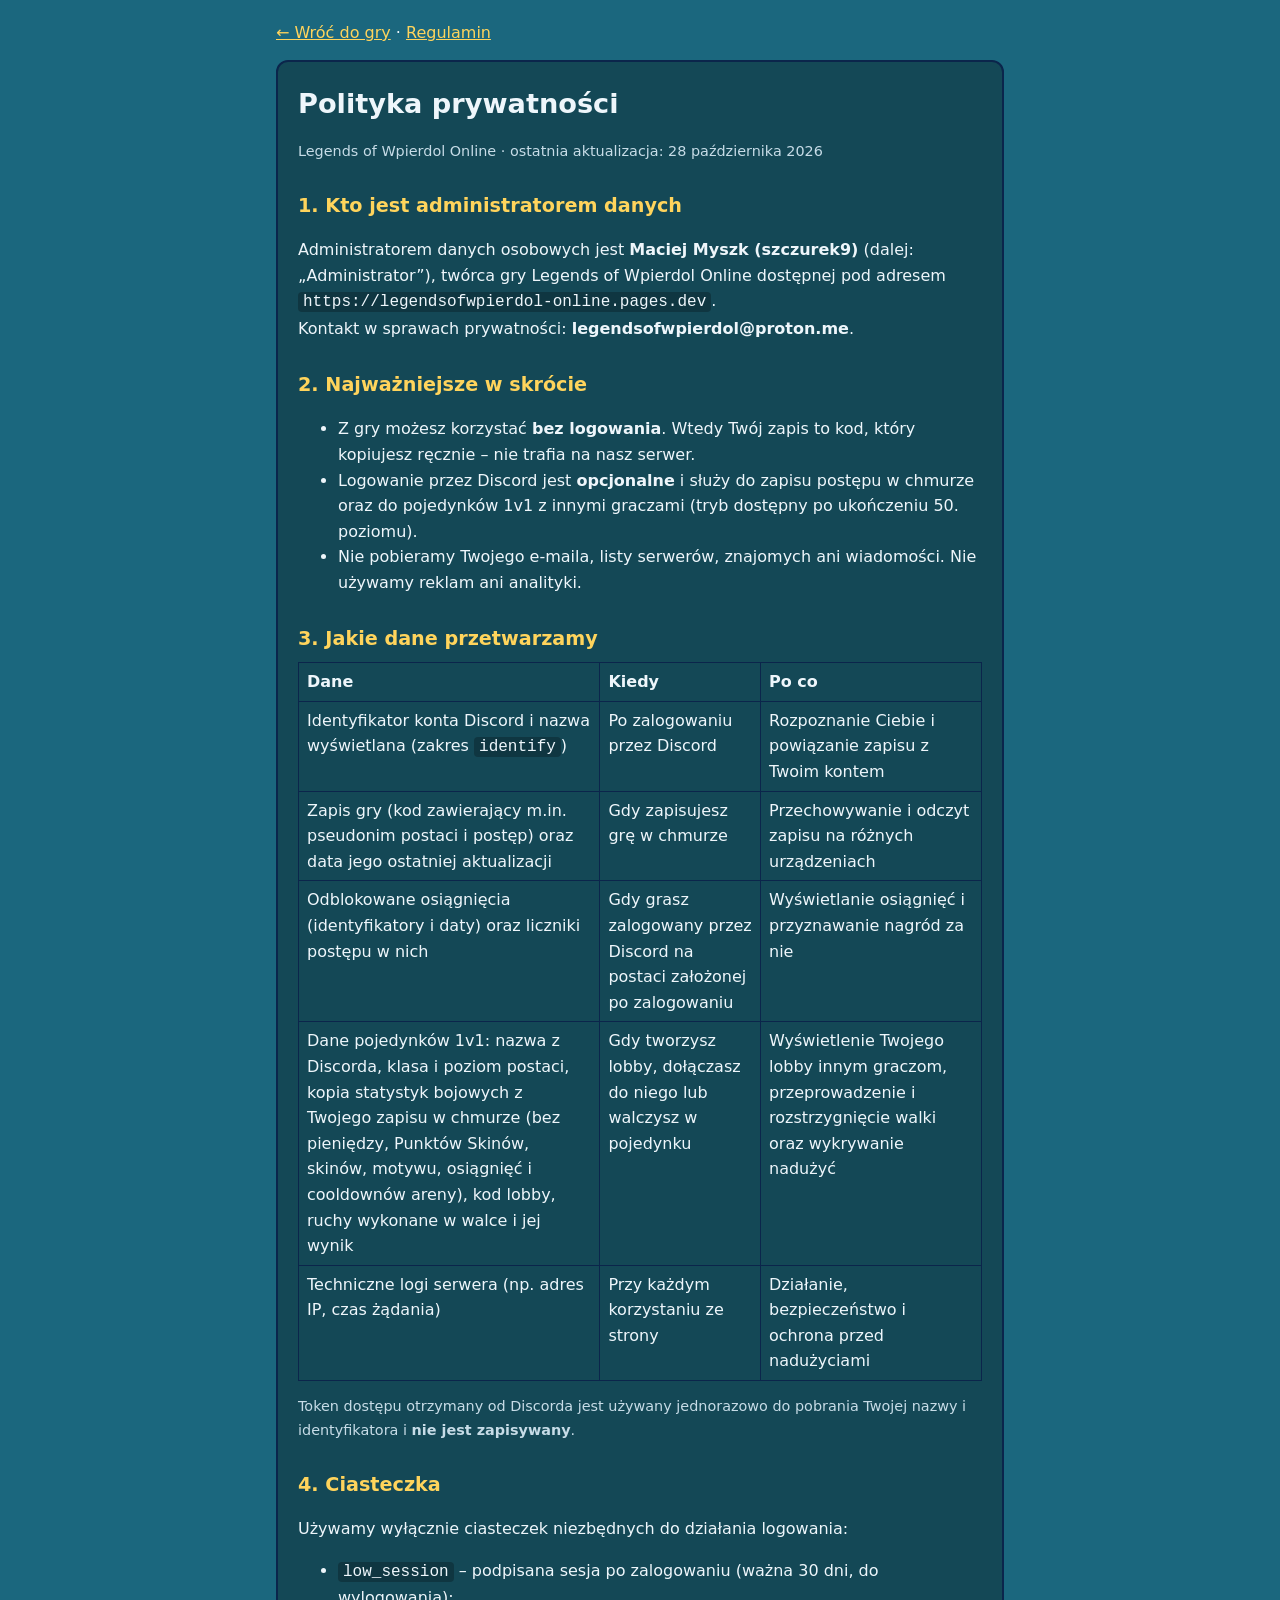
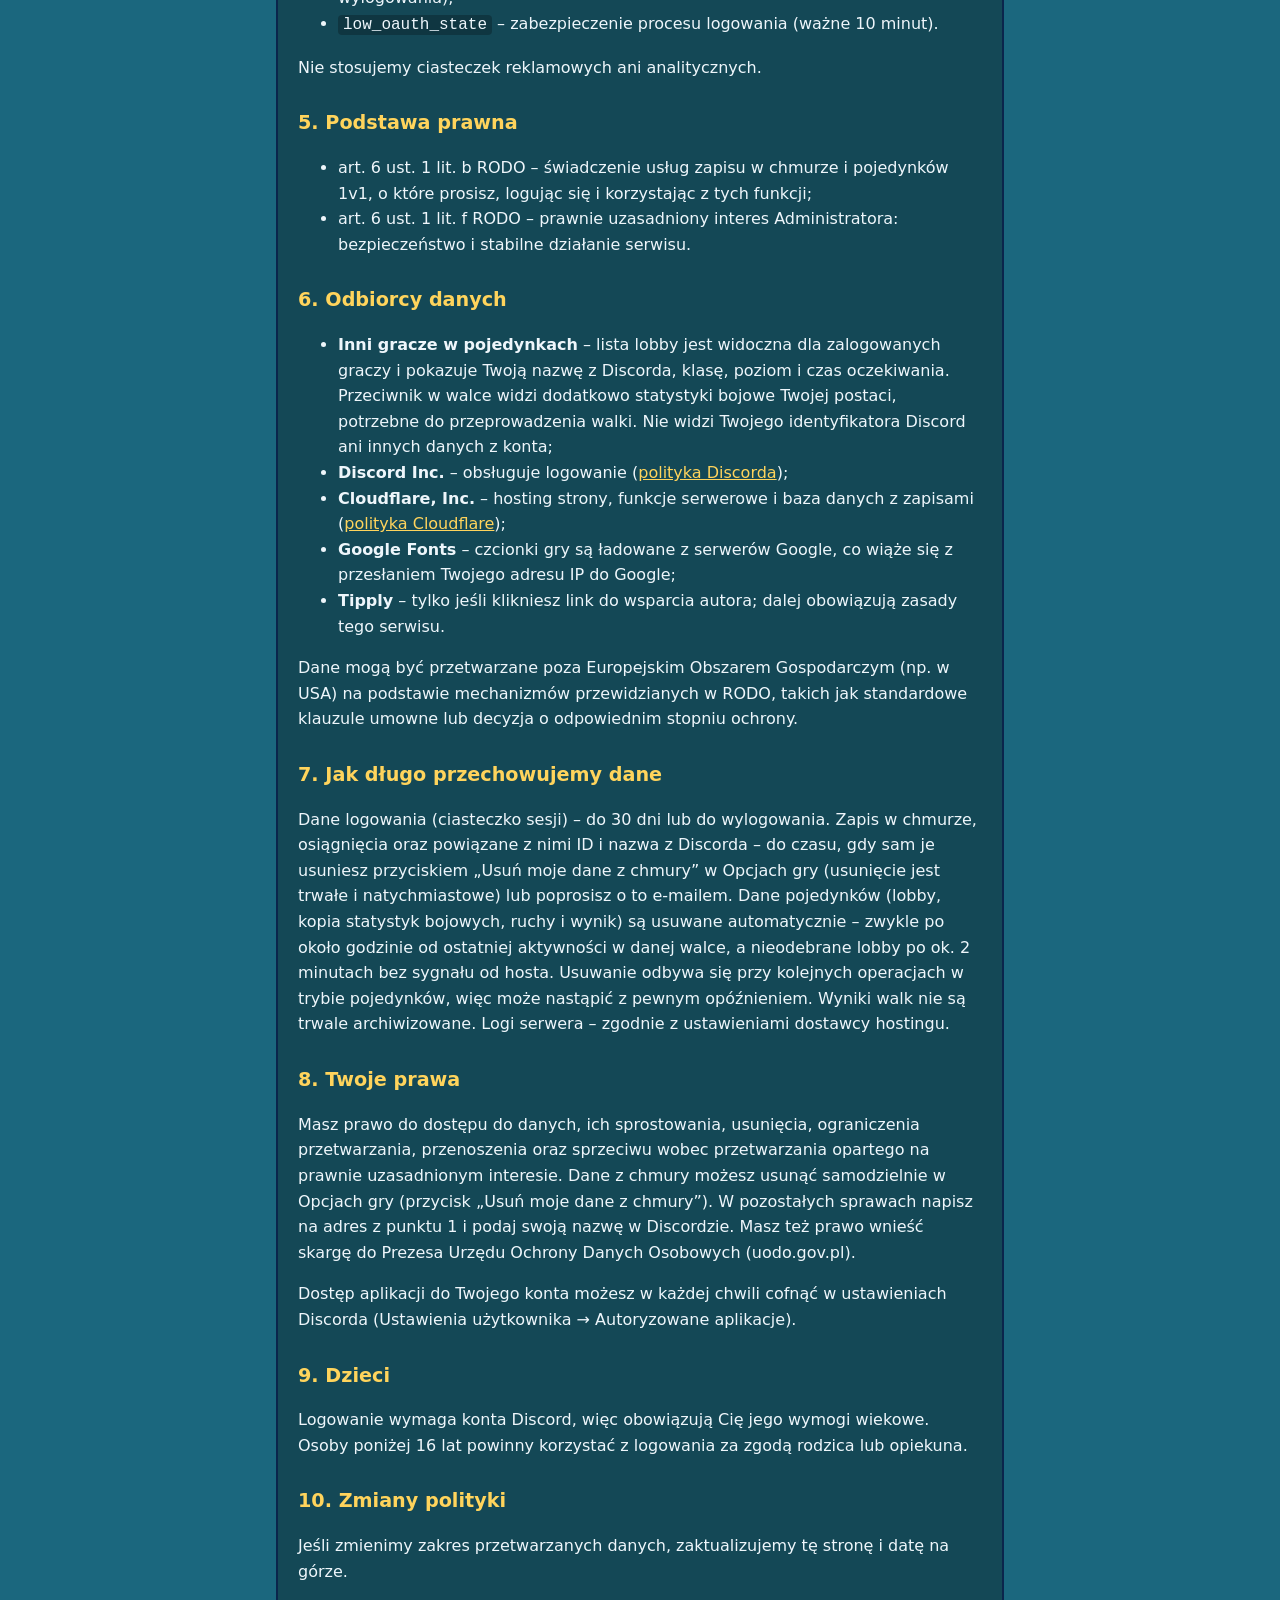
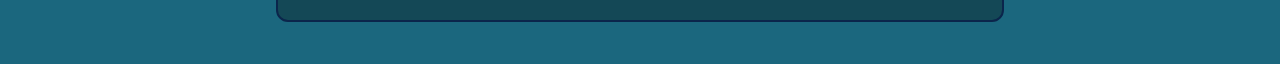
<file: privacy.html>
<!DOCTYPE html>
<html lang="pl">
<head>
<meta charset="UTF-8">
<meta name="viewport" content="width=device-width, initial-scale=1, viewport-fit=cover">
<title>Polityka prywatności – Legends of Wpierdol Online</title>
<meta name="robots" content="index,follow">
<style>
:root{--bg:#1b677e;--card:rgba(19,67,79,.85);--text:#eef6fb;--muted:#c7dce7;--accent:#ffd45c;--border:#0b254b;box-sizing:border-box;padding-top:env(safe-area-inset-top,0px);padding-bottom:env(safe-area-inset-bottom,0px)}
*{box-sizing:border-box}
body{margin:0;background:var(--bg);color:var(--text);font:16px/1.6 system-ui,-apple-system,"Segoe UI",Roboto,sans-serif}
main{max-width:760px;margin:0 auto;padding:20px 16px 48px}
.card{background:var(--card);border:2px solid var(--border);border-radius:12px;padding:20px}
h1{margin:0 0 4px;font-size:1.7rem}h2{margin:28px 0 8px;font-size:1.2rem;color:var(--accent)}
p,li{color:var(--text)}.muted{color:var(--muted);font-size:.9rem}
a{color:var(--accent)}code{background:rgba(0,0,0,.25);padding:1px 5px;border-radius:4px}
.table-wrap{overflow-x:auto}table{border-collapse:collapse;width:100%}th,td{border:1px solid var(--border);padding:6px 8px;text-align:left;vertical-align:top}
nav{margin-bottom:14px}
</style>
</head>
<body>
<main>
<nav><a href="/">← Wróć do gry</a> · <a href="/terms">Regulamin</a></nav>
<div class="card">
<h1>Polityka prywatności</h1>
<p class="muted">Legends of Wpierdol Online · ostatnia aktualizacja: 28 października 2026</p>

<h2>1. Kto jest administratorem danych</h2>
<p>Administratorem danych osobowych jest <strong>Maciej Myszk (szczurek9)</strong> (dalej: „Administrator”), twórca gry Legends of Wpierdol Online dostępnej pod adresem <code>https://legendsofwpierdol-online.pages.dev</code>.<br>
Kontakt w sprawach prywatności: <strong>legendsofwpierdol@proton.me</strong>.</p>

<h2>2. Najważniejsze w skrócie</h2>
<ul>
<li>Z gry możesz korzystać <strong>bez logowania</strong>. Wtedy Twój zapis to kod, który kopiujesz ręcznie – nie trafia na nasz serwer.</li>
<li>Logowanie przez Discord jest <strong>opcjonalne</strong> i służy do zapisu postępu w chmurze oraz do pojedynków 1v1 z innymi graczami (tryb dostępny po ukończeniu 50. poziomu).</li>
<li>Nie pobieramy Twojego e-maila, listy serwerów, znajomych ani wiadomości. Nie używamy reklam ani analityki.</li>
</ul>

<h2>3. Jakie dane przetwarzamy</h2>
<div class="table-wrap"><table>
<tr><th>Dane</th><th>Kiedy</th><th>Po co</th></tr>
<tr><td>Identyfikator konta Discord i nazwa wyświetlana (zakres <code>identify</code>)</td><td>Po zalogowaniu przez Discord</td><td>Rozpoznanie Ciebie i powiązanie zapisu z Twoim kontem</td></tr>
<tr><td>Zapis gry (kod zawierający m.in. pseudonim postaci i postęp) oraz data jego ostatniej aktualizacji</td><td>Gdy zapisujesz grę w chmurze</td><td>Przechowywanie i odczyt zapisu na różnych urządzeniach</td></tr>
<tr><td>Odblokowane osiągnięcia (identyfikatory i daty) oraz liczniki postępu w nich</td><td>Gdy grasz zalogowany przez Discord na postaci założonej po zalogowaniu</td><td>Wyświetlanie osiągnięć i przyznawanie nagród za nie</td></tr>
<tr><td>Dane pojedynków 1v1: nazwa z Discorda, klasa i poziom postaci, kopia statystyk bojowych z Twojego zapisu w chmurze (bez pieniędzy, Punktów Skinów, skinów, motywu, osiągnięć i cooldownów areny), kod lobby, ruchy wykonane w walce i jej wynik</td><td>Gdy tworzysz lobby, dołączasz do niego lub walczysz w pojedynku</td><td>Wyświetlenie Twojego lobby innym graczom, przeprowadzenie i rozstrzygnięcie walki oraz wykrywanie nadużyć</td></tr>
<tr><td>Techniczne logi serwera (np. adres IP, czas żądania)</td><td>Przy każdym korzystaniu ze strony</td><td>Działanie, bezpieczeństwo i ochrona przed nadużyciami</td></tr>
</table></div>
<p class="muted">Token dostępu otrzymany od Discorda jest używany jednorazowo do pobrania Twojej nazwy i identyfikatora i <strong>nie jest zapisywany</strong>.</p>

<h2>4. Ciasteczka</h2>
<p>Używamy wyłącznie ciasteczek niezbędnych do działania logowania:</p>
<ul>
<li><code>low_session</code> – podpisana sesja po zalogowaniu (ważna 30 dni, do wylogowania);</li>
<li><code>low_oauth_state</code> – zabezpieczenie procesu logowania (ważne 10 minut).</li>
</ul>
<p>Nie stosujemy ciasteczek reklamowych ani analitycznych.</p>

<h2>5. Podstawa prawna</h2>
<ul>
<li>art. 6 ust. 1 lit. b RODO – świadczenie usług zapisu w chmurze i pojedynków 1v1, o które prosisz, logując się i korzystając z tych funkcji;</li>
<li>art. 6 ust. 1 lit. f RODO – prawnie uzasadniony interes Administratora: bezpieczeństwo i stabilne działanie serwisu.</li>
</ul>

<h2>6. Odbiorcy danych</h2>
<ul>
<li><strong>Inni gracze w pojedynkach</strong> – lista lobby jest widoczna dla zalogowanych graczy i pokazuje Twoją nazwę z Discorda, klasę, poziom i czas oczekiwania. Przeciwnik w walce widzi dodatkowo statystyki bojowe Twojej postaci, potrzebne do przeprowadzenia walki. Nie widzi Twojego identyfikatora Discord ani innych danych z konta;</li>
<li><strong>Discord Inc.</strong> – obsługuje logowanie (<a href="https://discord.com/privacy" target="_blank" rel="noopener noreferrer">polityka Discorda</a>);</li>
<li><strong>Cloudflare, Inc.</strong> – hosting strony, funkcje serwerowe i baza danych z zapisami (<a href="https://www.cloudflare.com/privacypolicy/" target="_blank" rel="noopener noreferrer">polityka Cloudflare</a>);</li>
<li><strong>Google Fonts</strong> – czcionki gry są ładowane z serwerów Google, co wiąże się z przesłaniem Twojego adresu IP do Google;</li>
<li><strong>Tipply</strong> – tylko jeśli klikniesz link do wsparcia autora; dalej obowiązują zasady tego serwisu.</li>
</ul>
<p>Dane mogą być przetwarzane poza Europejskim Obszarem Gospodarczym (np. w USA) na podstawie mechanizmów przewidzianych w RODO, takich jak standardowe klauzule umowne lub decyzja o odpowiednim stopniu ochrony.</p>

<h2>7. Jak długo przechowujemy dane</h2>
<p>Dane logowania (ciasteczko sesji) – do 30 dni lub do wylogowania. Zapis w chmurze, osiągnięcia oraz powiązane z nimi ID i nazwa z Discorda – do czasu, gdy sam je usuniesz przyciskiem „Usuń moje dane z chmury” w Opcjach gry (usunięcie jest trwałe i natychmiastowe) lub poprosisz o to e-mailem. Dane pojedynków (lobby, kopia statystyk bojowych, ruchy i wynik) są usuwane automatycznie – zwykle po około godzinie od ostatniej aktywności w danej walce, a nieodebrane lobby po ok. 2 minutach bez sygnału od hosta. Usuwanie odbywa się przy kolejnych operacjach w trybie pojedynków, więc może nastąpić z pewnym opóźnieniem. Wyniki walk nie są trwale archiwizowane. Logi serwera – zgodnie z ustawieniami dostawcy hostingu.</p>

<h2>8. Twoje prawa</h2>
<p>Masz prawo do dostępu do danych, ich sprostowania, usunięcia, ograniczenia przetwarzania, przenoszenia oraz sprzeciwu wobec przetwarzania opartego na prawnie uzasadnionym interesie. Dane z chmury możesz usunąć samodzielnie w Opcjach gry (przycisk „Usuń moje dane z chmury”). W pozostałych sprawach napisz na adres z punktu 1 i podaj swoją nazwę w Discordzie. Masz też prawo wnieść skargę do Prezesa Urzędu Ochrony Danych Osobowych (uodo.gov.pl).</p>
<p>Dostęp aplikacji do Twojego konta możesz w każdej chwili cofnąć w ustawieniach Discorda (Ustawienia użytkownika → Autoryzowane aplikacje).</p>

<h2>9. Dzieci</h2>
<p>Logowanie wymaga konta Discord, więc obowiązują Cię jego wymogi wiekowe. Osoby poniżej 16 lat powinny korzystać z logowania za zgodą rodzica lub opiekuna.</p>

<h2>10. Zmiany polityki</h2>
<p>Jeśli zmienimy zakres przetwarzanych danych, zaktualizujemy tę stronę i datę na górze.</p>
</div>
</main>
</body>
</html>
</file>
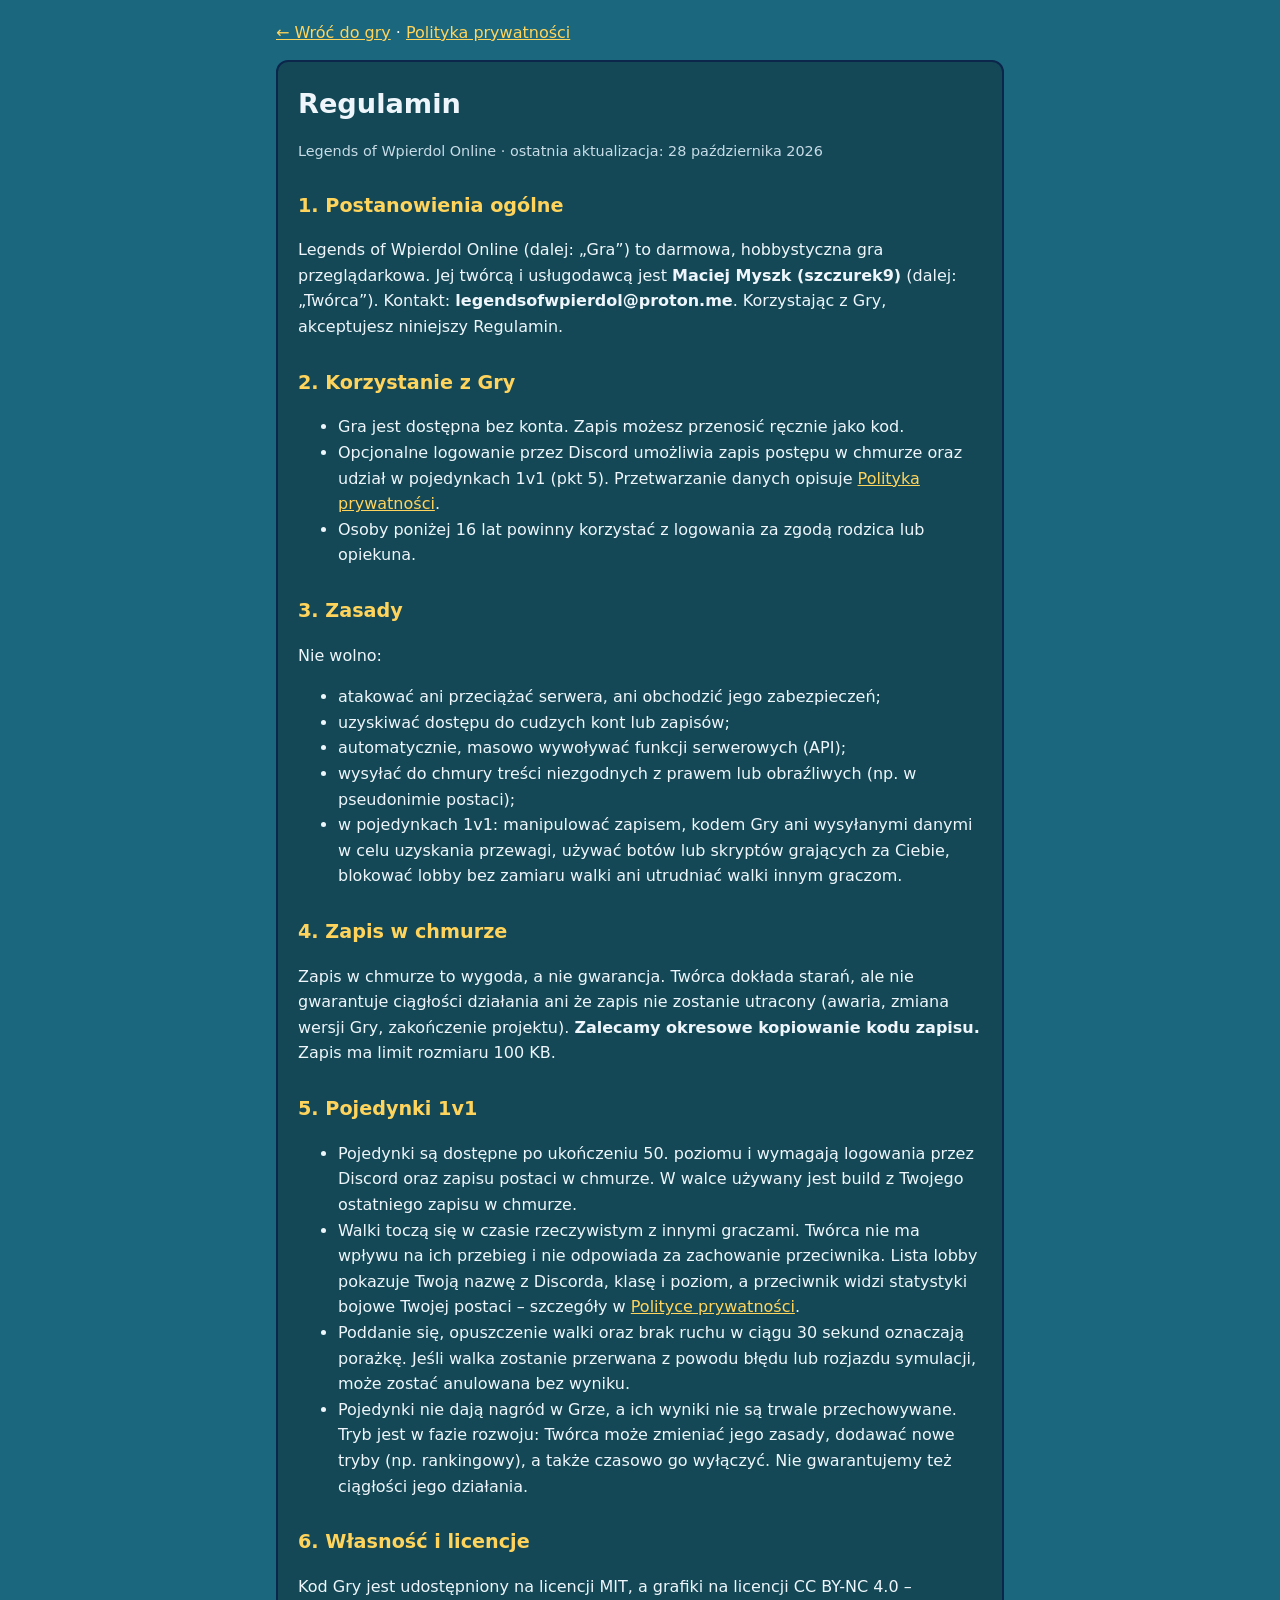
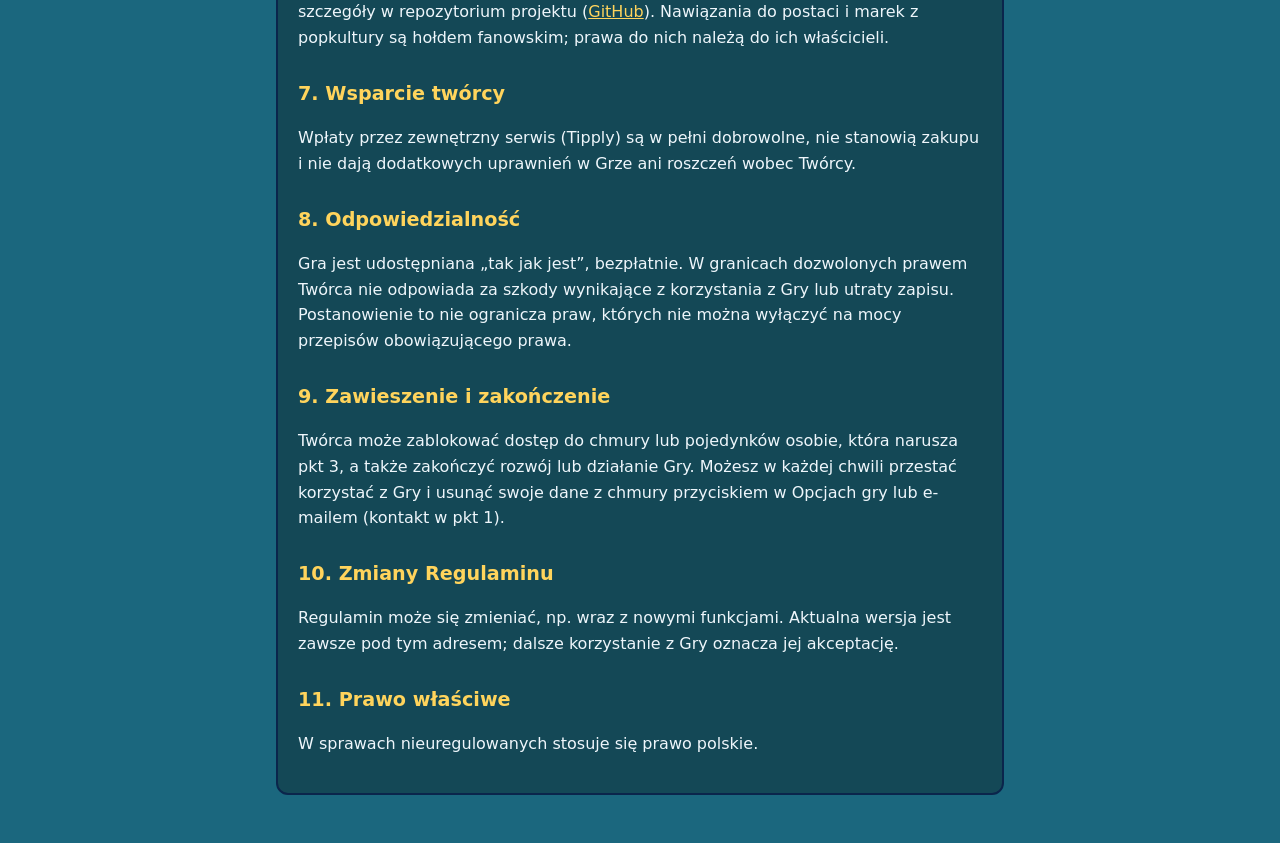
<file: terms.html>
<!DOCTYPE html>
<html lang="pl">
<head>
<meta charset="UTF-8">
<meta name="viewport" content="width=device-width, initial-scale=1, viewport-fit=cover">
<title>Regulamin – Legends of Wpierdol Online</title>
<meta name="robots" content="index,follow">
<style>
:root{--bg:#1b677e;--card:rgba(19,67,79,.85);--text:#eef6fb;--muted:#c7dce7;--accent:#ffd45c;--border:#0b254b;box-sizing:border-box;padding-top:env(safe-area-inset-top,0px);padding-bottom:env(safe-area-inset-bottom,0px)}
*{box-sizing:border-box}
body{margin:0;background:var(--bg);color:var(--text);font:16px/1.6 system-ui,-apple-system,"Segoe UI",Roboto,sans-serif}
main{max-width:760px;margin:0 auto;padding:20px 16px 48px}
.card{background:var(--card);border:2px solid var(--border);border-radius:12px;padding:20px}
h1{margin:0 0 4px;font-size:1.7rem}h2{margin:28px 0 8px;font-size:1.2rem;color:var(--accent)}
p,li{color:var(--text)}.muted{color:var(--muted);font-size:.9rem}
a{color:var(--accent)}code{background:rgba(0,0,0,.25);padding:1px 5px;border-radius:4px}
.table-wrap{overflow-x:auto}table{border-collapse:collapse;width:100%}th,td{border:1px solid var(--border);padding:6px 8px;text-align:left;vertical-align:top}
nav{margin-bottom:14px}
</style>
</head>
<body>
<main>
<nav><a href="/">← Wróć do gry</a> · <a href="/privacy">Polityka prywatności</a></nav>
<div class="card">
<h1>Regulamin</h1>
<p class="muted">Legends of Wpierdol Online · ostatnia aktualizacja: 28 października 2026</p>

<h2>1. Postanowienia ogólne</h2>
<p>Legends of Wpierdol Online (dalej: „Gra”) to darmowa, hobbystyczna gra przeglądarkowa. Jej twórcą i usługodawcą jest <strong>Maciej Myszk (szczurek9)</strong> (dalej: „Twórca”). Kontakt: <strong>legendsofwpierdol@proton.me</strong>. Korzystając z Gry, akceptujesz niniejszy Regulamin.</p>

<h2>2. Korzystanie z Gry</h2>
<ul>
<li>Gra jest dostępna bez konta. Zapis możesz przenosić ręcznie jako kod.</li>
<li>Opcjonalne logowanie przez Discord umożliwia zapis postępu w chmurze oraz udział w pojedynkach 1v1 (pkt 5). Przetwarzanie danych opisuje <a href="/privacy">Polityka prywatności</a>.</li>
<li>Osoby poniżej 16 lat powinny korzystać z logowania za zgodą rodzica lub opiekuna.</li>
</ul>

<h2>3. Zasady</h2>
<p>Nie wolno:</p>
<ul>
<li>atakować ani przeciążać serwera, ani obchodzić jego zabezpieczeń;</li>
<li>uzyskiwać dostępu do cudzych kont lub zapisów;</li>
<li>automatycznie, masowo wywoływać funkcji serwerowych (API);</li>
<li>wysyłać do chmury treści niezgodnych z prawem lub obraźliwych (np. w pseudonimie postaci);</li>
<li>w pojedynkach 1v1: manipulować zapisem, kodem Gry ani wysyłanymi danymi w celu uzyskania przewagi, używać botów lub skryptów grających za Ciebie, blokować lobby bez zamiaru walki ani utrudniać walki innym graczom.</li>
</ul>

<h2>4. Zapis w chmurze</h2>
<p>Zapis w chmurze to wygoda, a nie gwarancja. Twórca dokłada starań, ale nie gwarantuje ciągłości działania ani że zapis nie zostanie utracony (awaria, zmiana wersji Gry, zakończenie projektu). <strong>Zalecamy okresowe kopiowanie kodu zapisu.</strong> Zapis ma limit rozmiaru 100 KB.</p>

<h2>5. Pojedynki 1v1</h2>
<ul>
<li>Pojedynki są dostępne po ukończeniu 50. poziomu i wymagają logowania przez Discord oraz zapisu postaci w chmurze. W walce używany jest build z Twojego ostatniego zapisu w chmurze.</li>
<li>Walki toczą się w czasie rzeczywistym z innymi graczami. Twórca nie ma wpływu na ich przebieg i nie odpowiada za zachowanie przeciwnika. Lista lobby pokazuje Twoją nazwę z Discorda, klasę i poziom, a przeciwnik widzi statystyki bojowe Twojej postaci – szczegóły w <a href="/privacy">Polityce prywatności</a>.</li>
<li>Poddanie się, opuszczenie walki oraz brak ruchu w ciągu 30 sekund oznaczają porażkę. Jeśli walka zostanie przerwana z powodu błędu lub rozjazdu symulacji, może zostać anulowana bez wyniku.</li>
<li>Pojedynki nie dają nagród w Grze, a ich wyniki nie są trwale przechowywane. Tryb jest w fazie rozwoju: Twórca może zmieniać jego zasady, dodawać nowe tryby (np. rankingowy), a także czasowo go wyłączyć. Nie gwarantujemy też ciągłości jego działania.</li>
</ul>

<h2>6. Własność i licencje</h2>
<p>Kod Gry jest udostępniony na licencji MIT, a grafiki na licencji CC BY-NC 4.0 – szczegóły w repozytorium projektu (<a href="https://github.com/szczurek9" target="_blank" rel="noopener noreferrer">GitHub</a>). Nawiązania do postaci i marek z popkultury są hołdem fanowskim; prawa do nich należą do ich właścicieli.</p>

<h2>7. Wsparcie twórcy</h2>
<p>Wpłaty przez zewnętrzny serwis (Tipply) są w pełni dobrowolne, nie stanowią zakupu i nie dają dodatkowych uprawnień w Grze ani roszczeń wobec Twórcy.</p>

<h2>8. Odpowiedzialność</h2>
<p>Gra jest udostępniana „tak jak jest”, bezpłatnie. W granicach dozwolonych prawem Twórca nie odpowiada za szkody wynikające z korzystania z Gry lub utraty zapisu. Postanowienie to nie ogranicza praw, których nie można wyłączyć na mocy przepisów obowiązującego prawa.</p>

<h2>9. Zawieszenie i zakończenie</h2>
<p>Twórca może zablokować dostęp do chmury lub pojedynków osobie, która narusza pkt 3, a także zakończyć rozwój lub działanie Gry. Możesz w każdej chwili przestać korzystać z Gry i usunąć swoje dane z chmury przyciskiem w Opcjach gry lub e-mailem (kontakt w pkt 1).</p>

<h2>10. Zmiany Regulaminu</h2>
<p>Regulamin może się zmieniać, np. wraz z nowymi funkcjami. Aktualna wersja jest zawsze pod tym adresem; dalsze korzystanie z Gry oznacza jej akceptację.</p>

<h2>11. Prawo właściwe</h2>
<p>W sprawach nieuregulowanych stosuje się prawo polskie.</p>
</div>
</main>
</body>
</html>
</file>
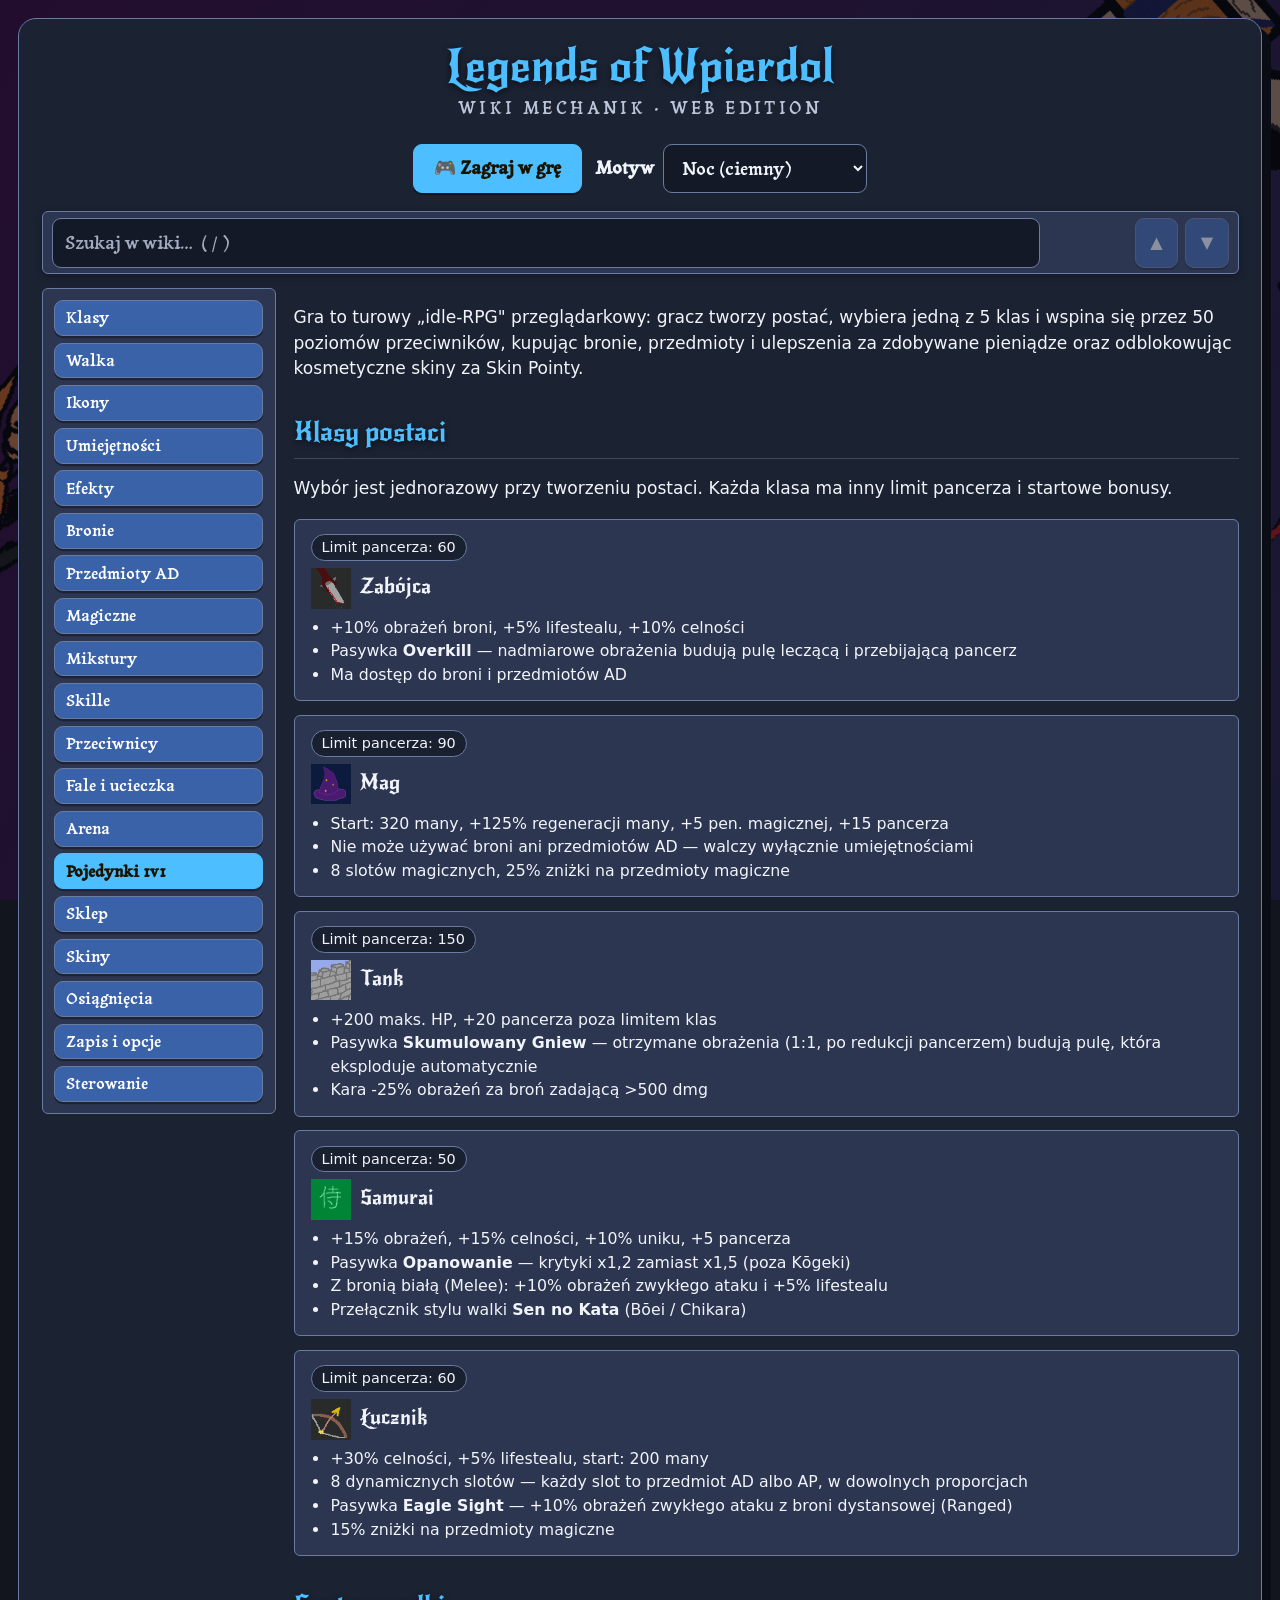
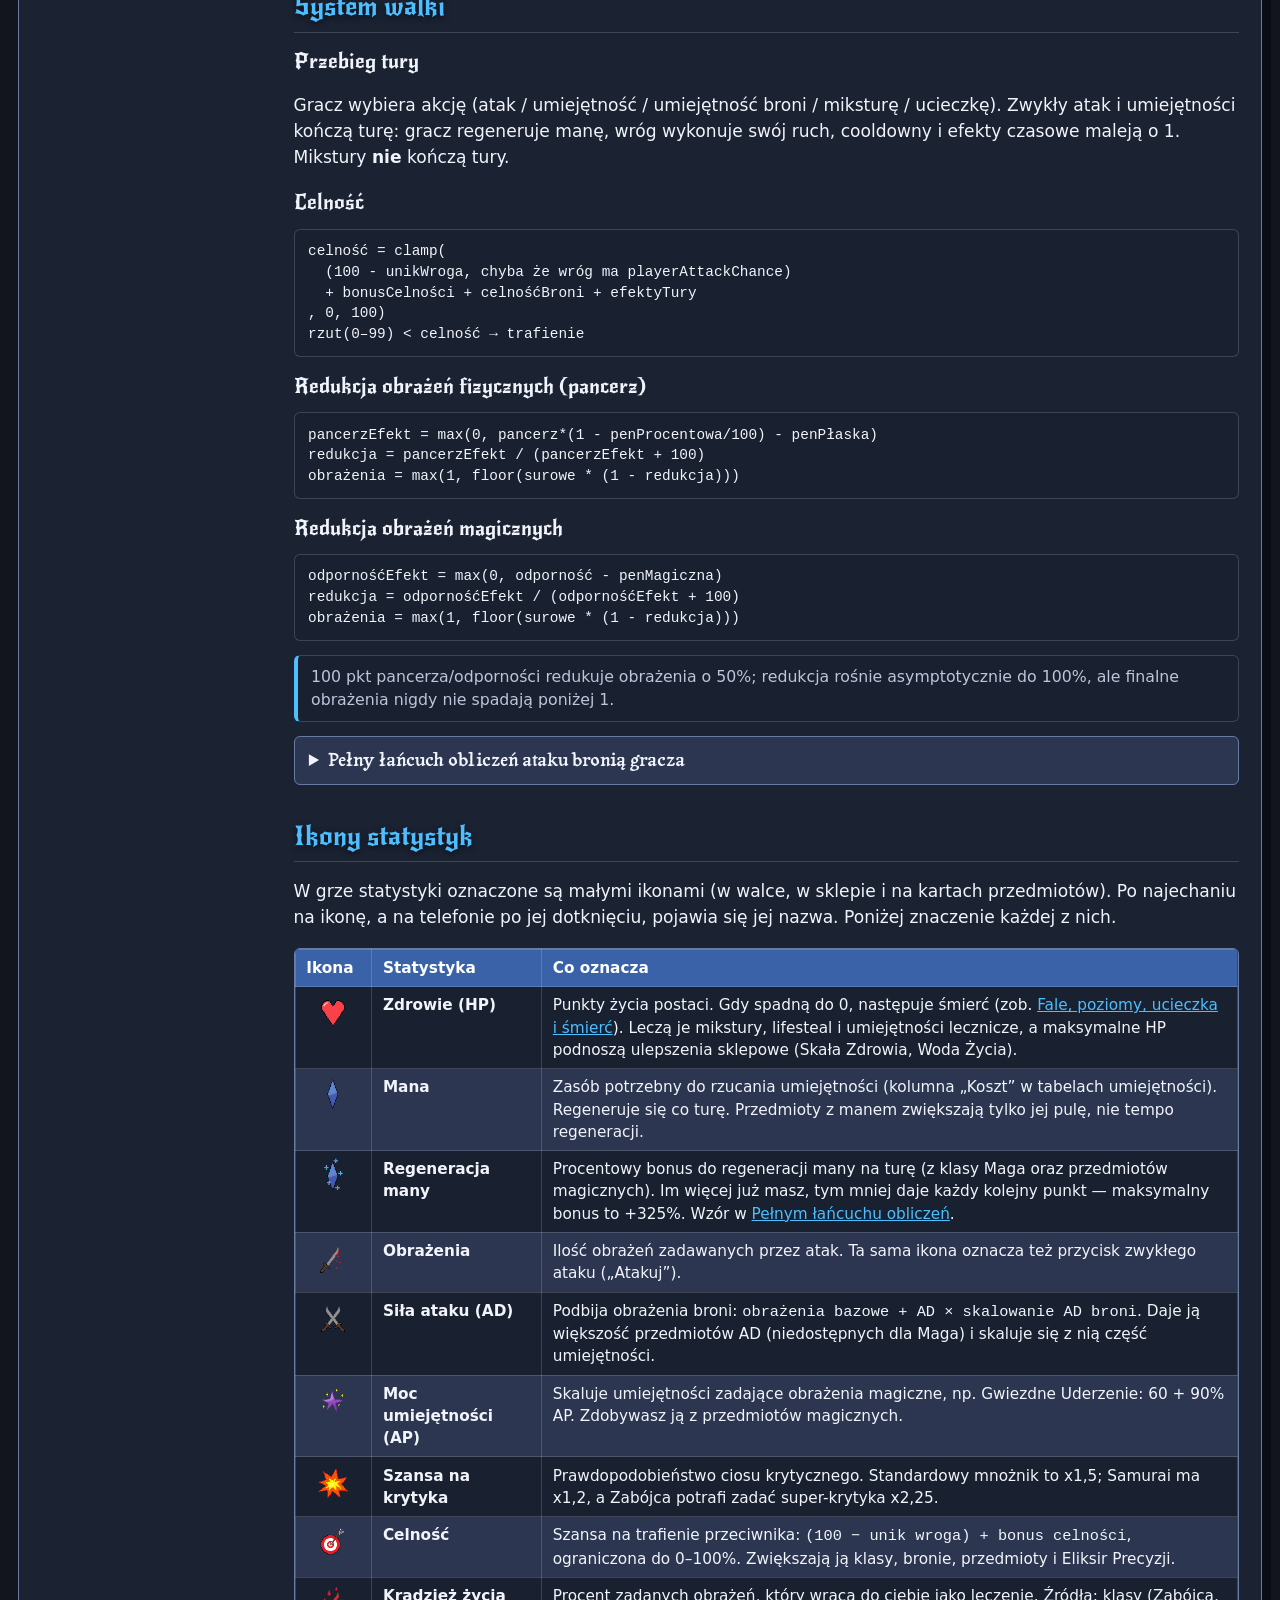
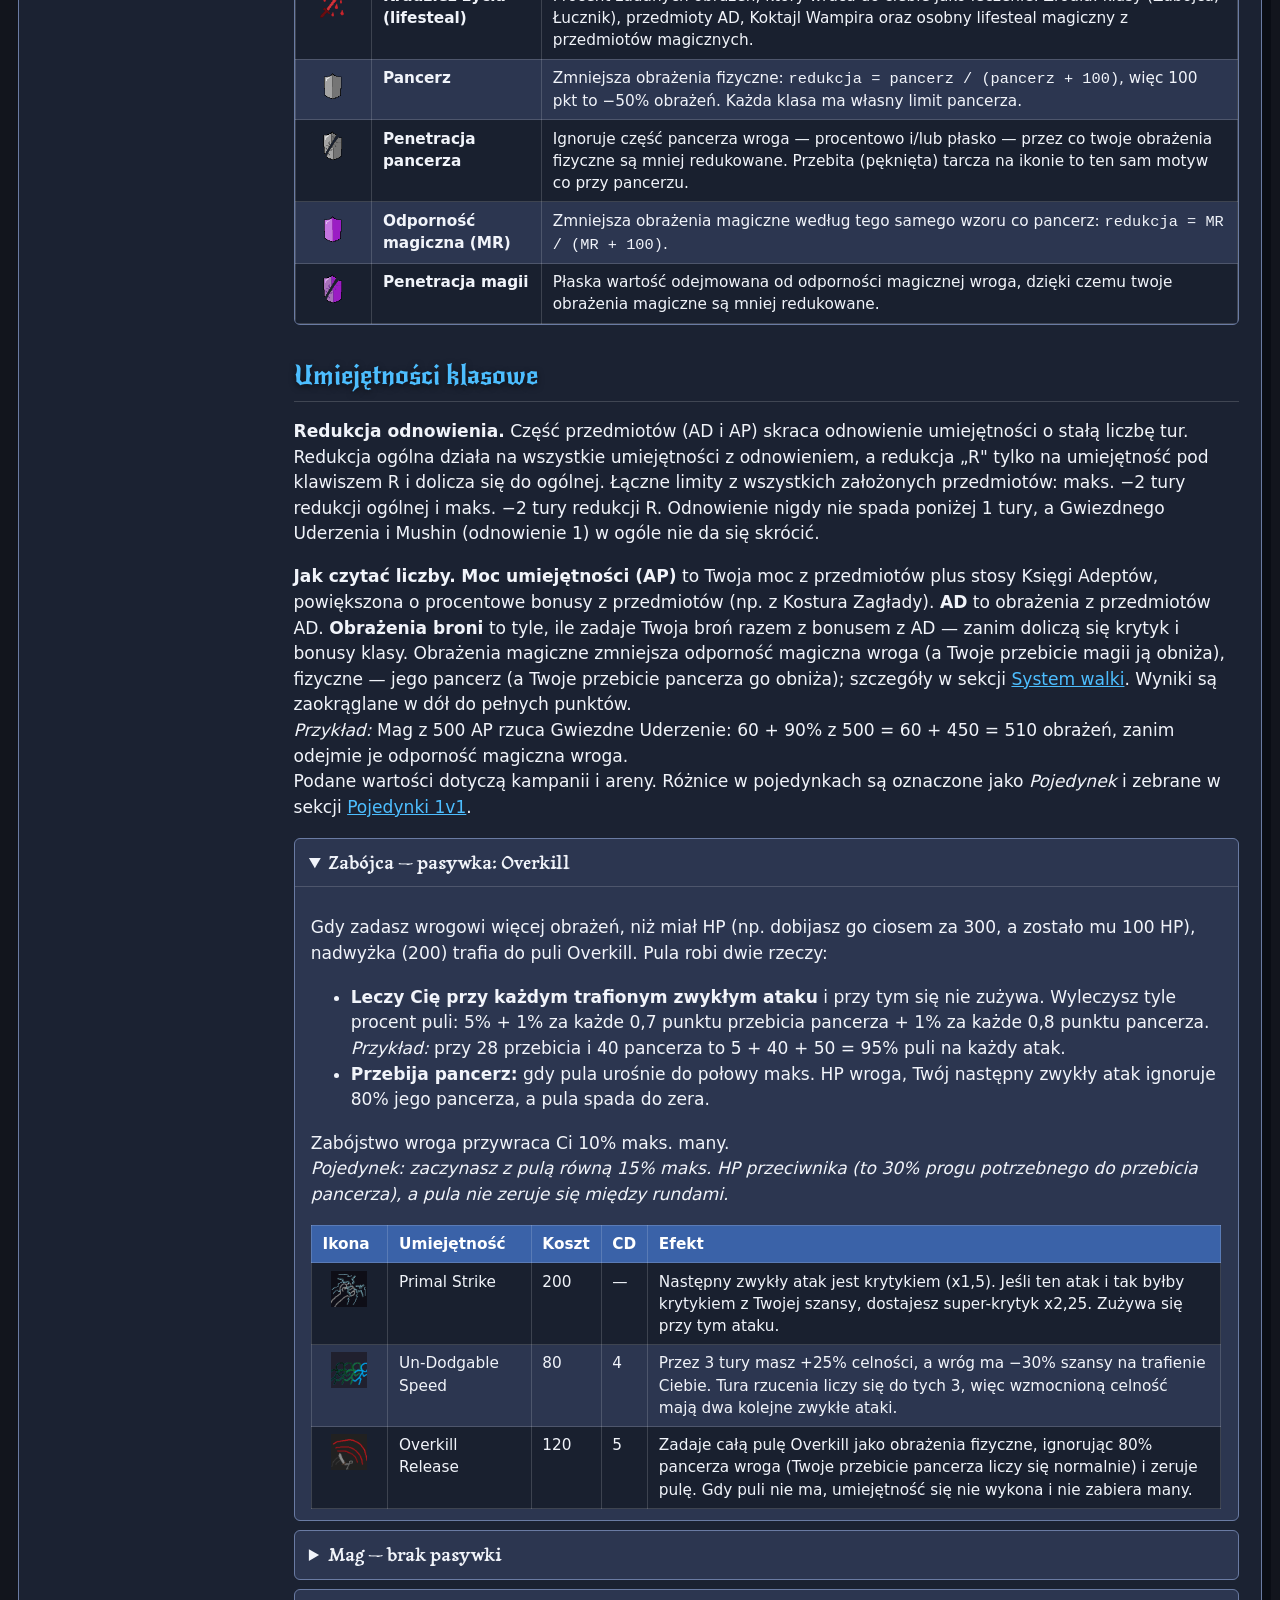
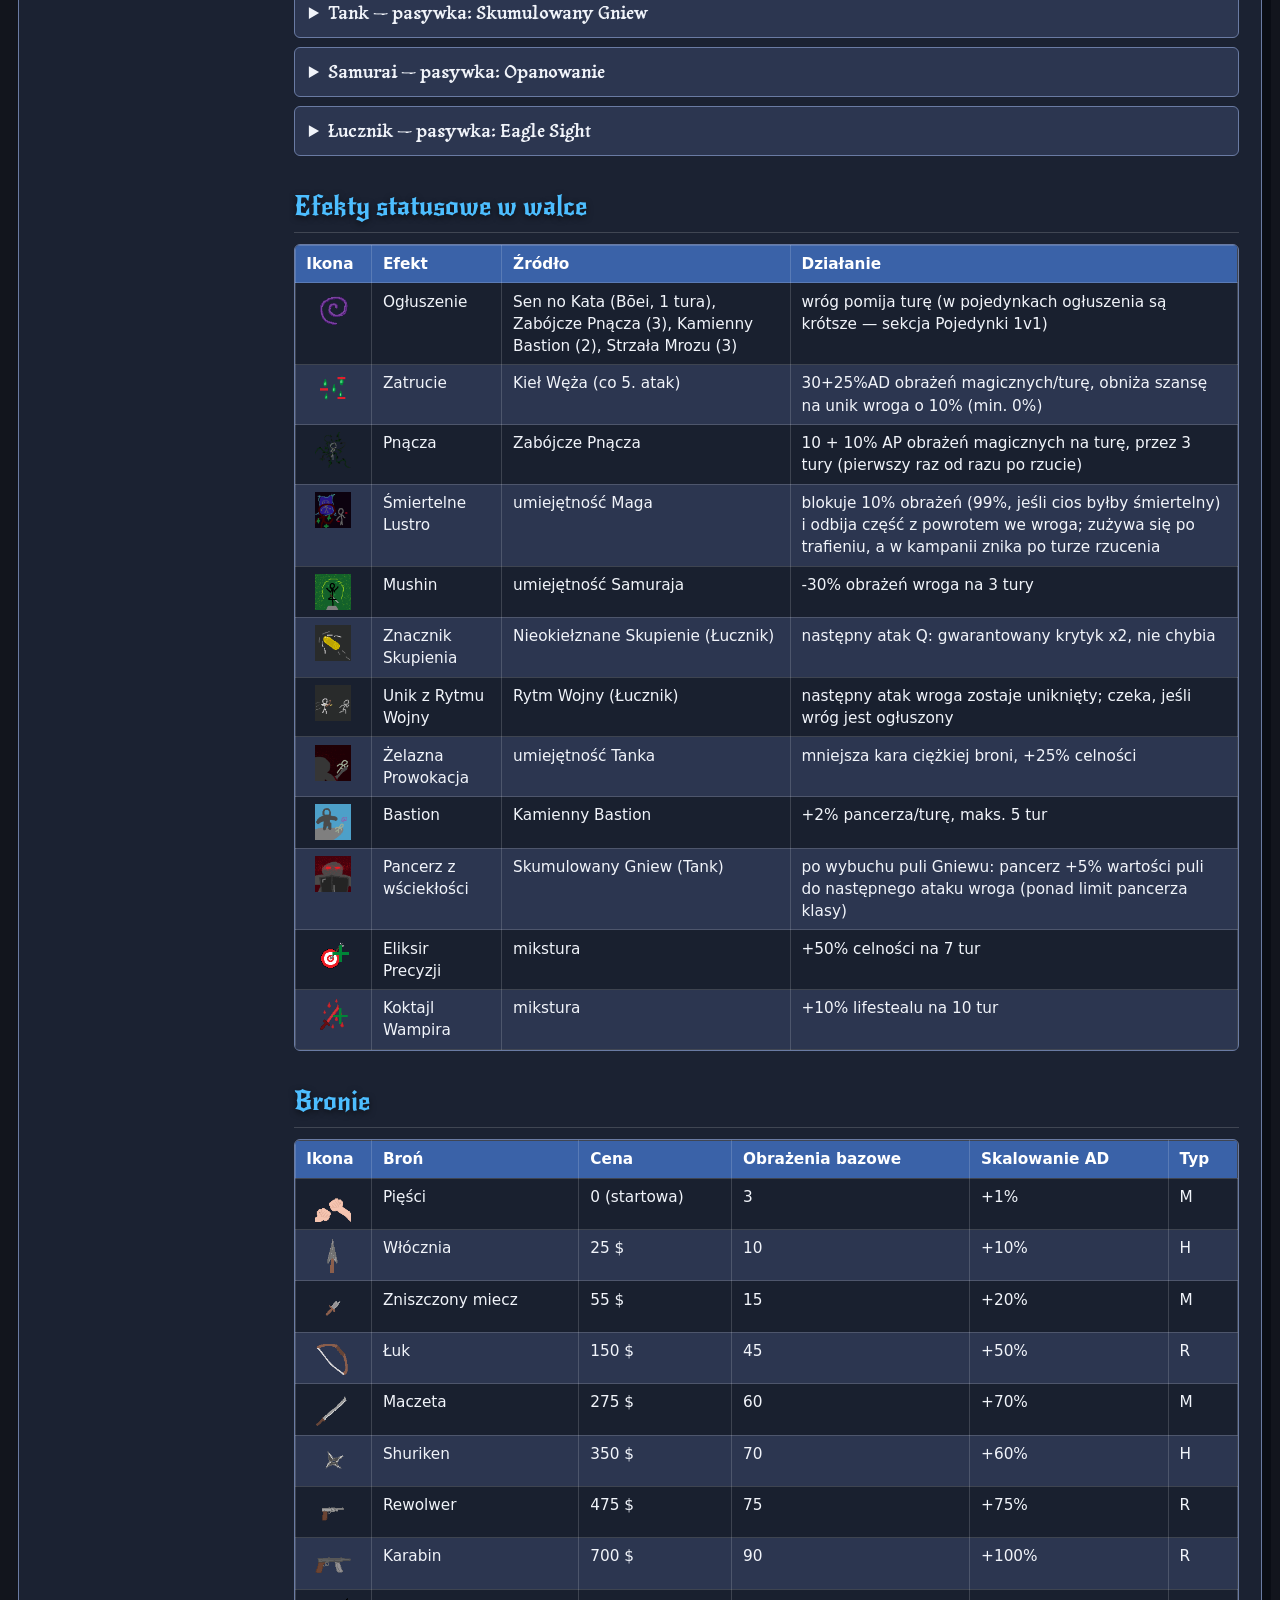
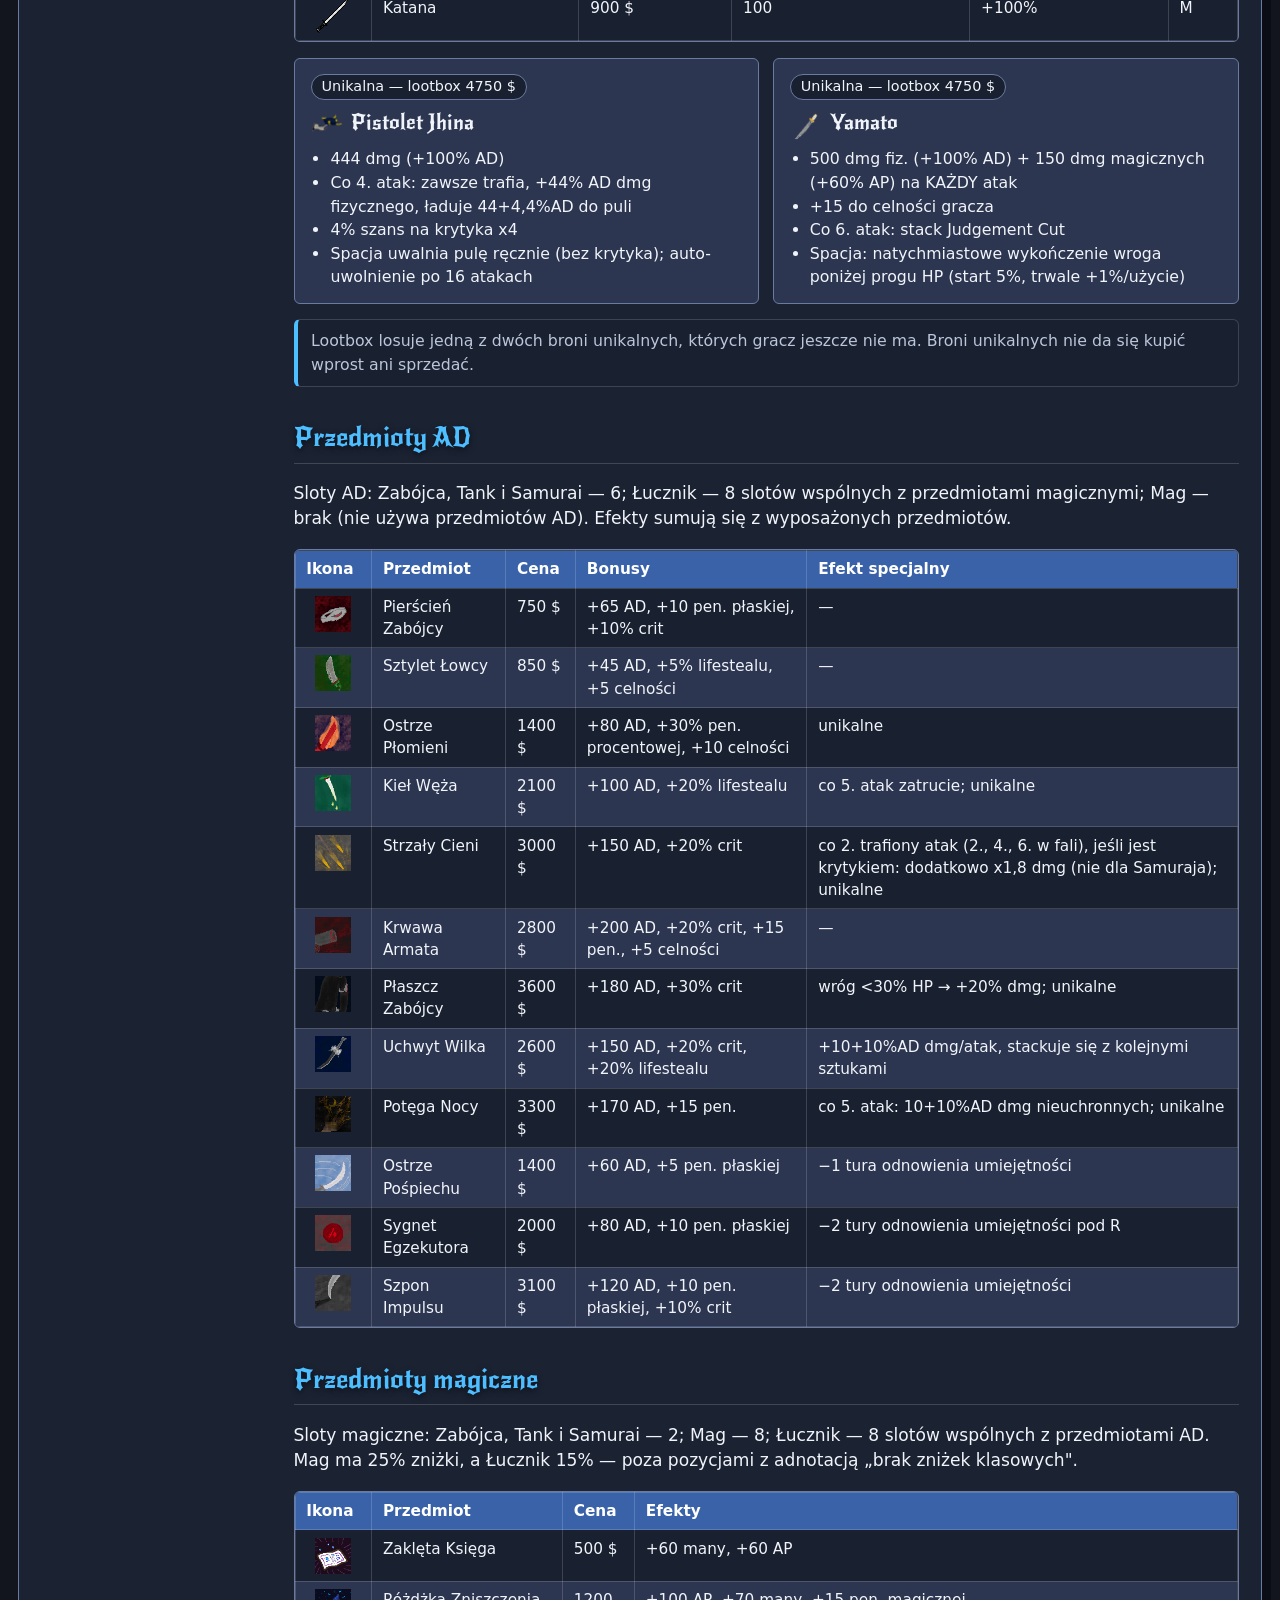
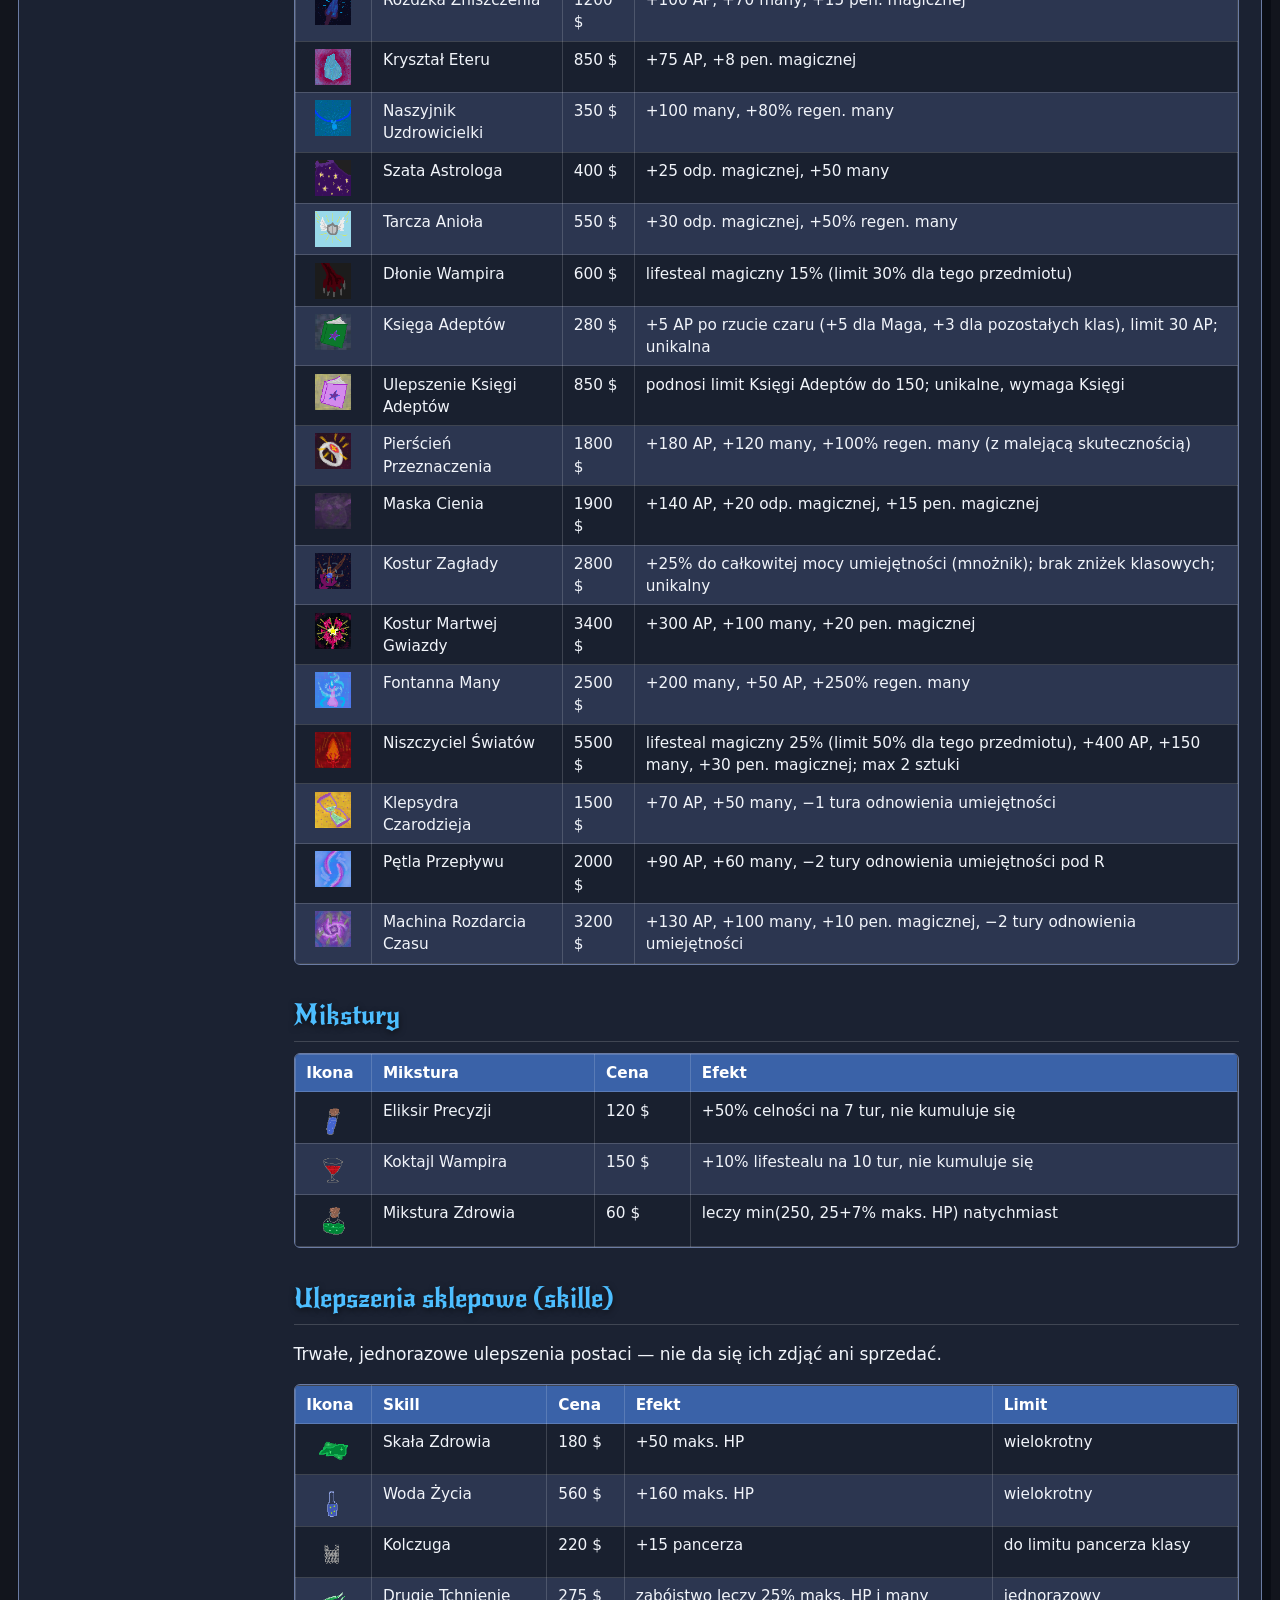
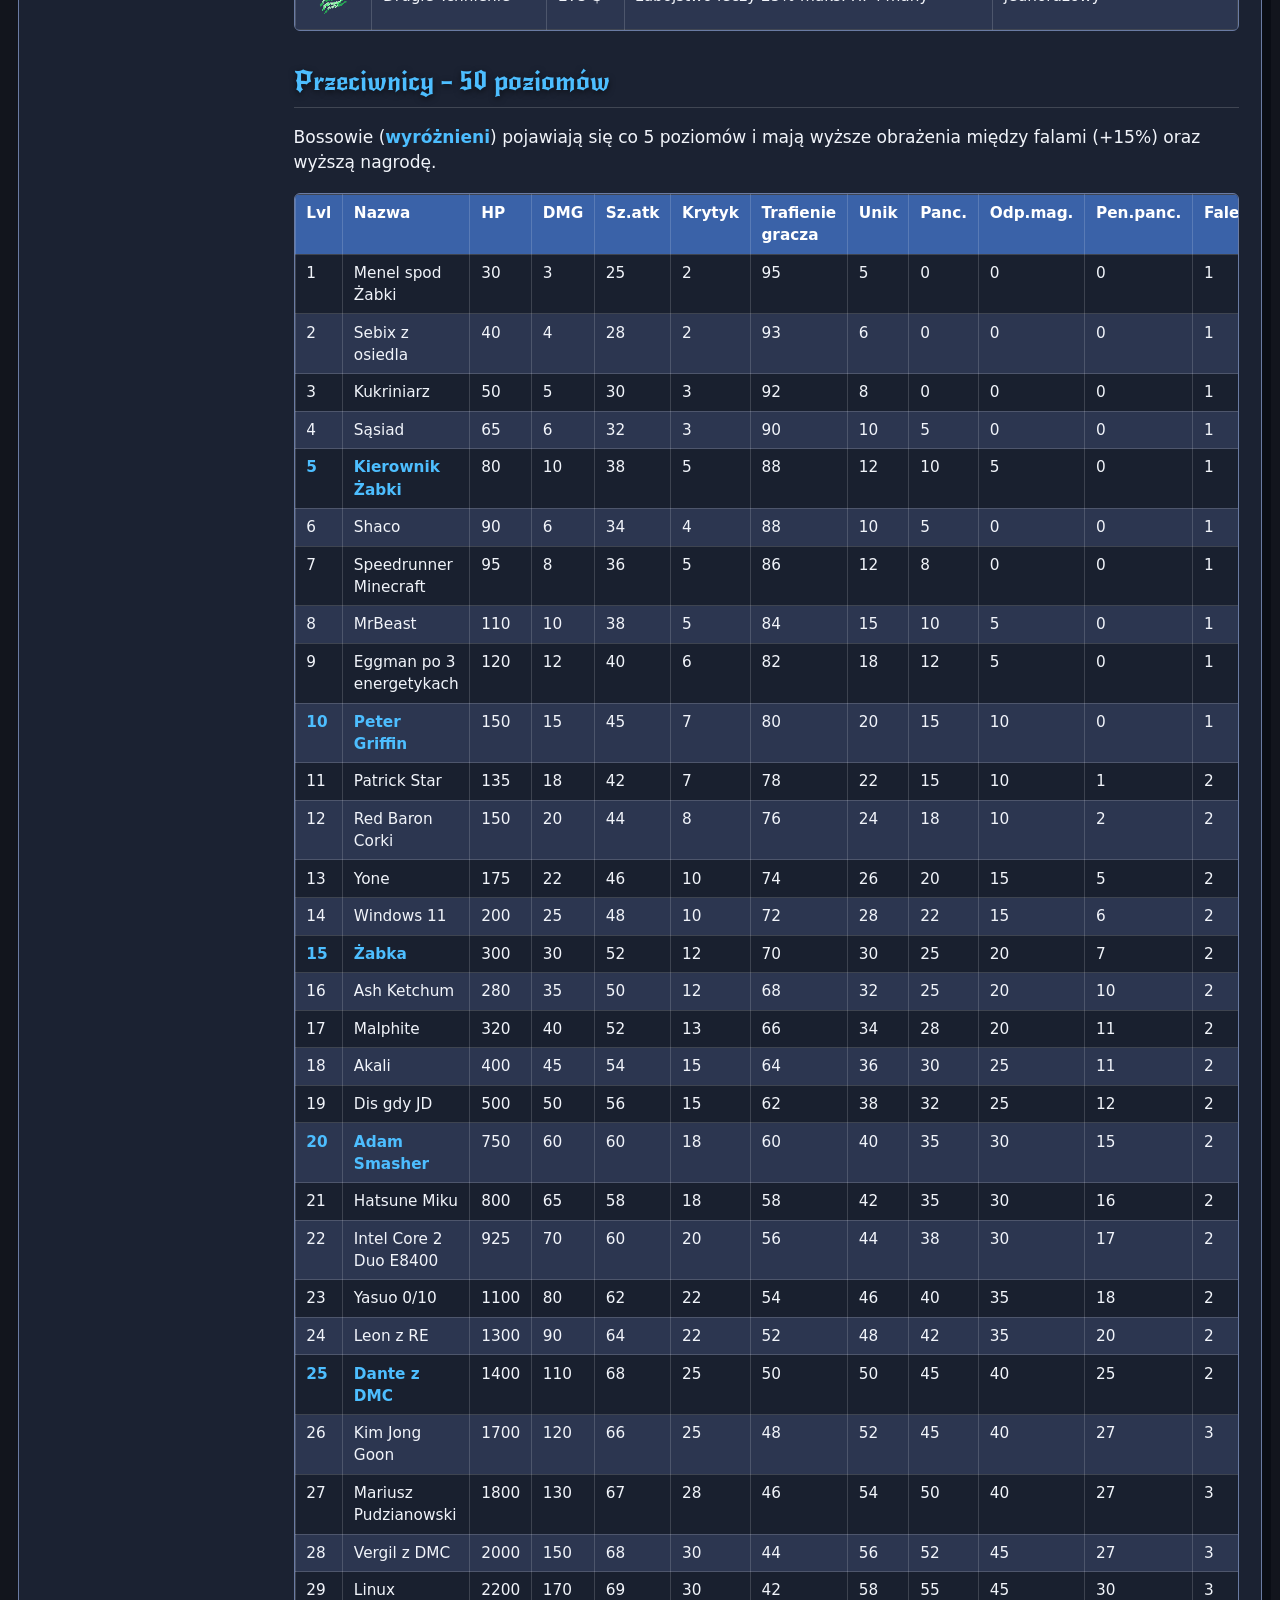
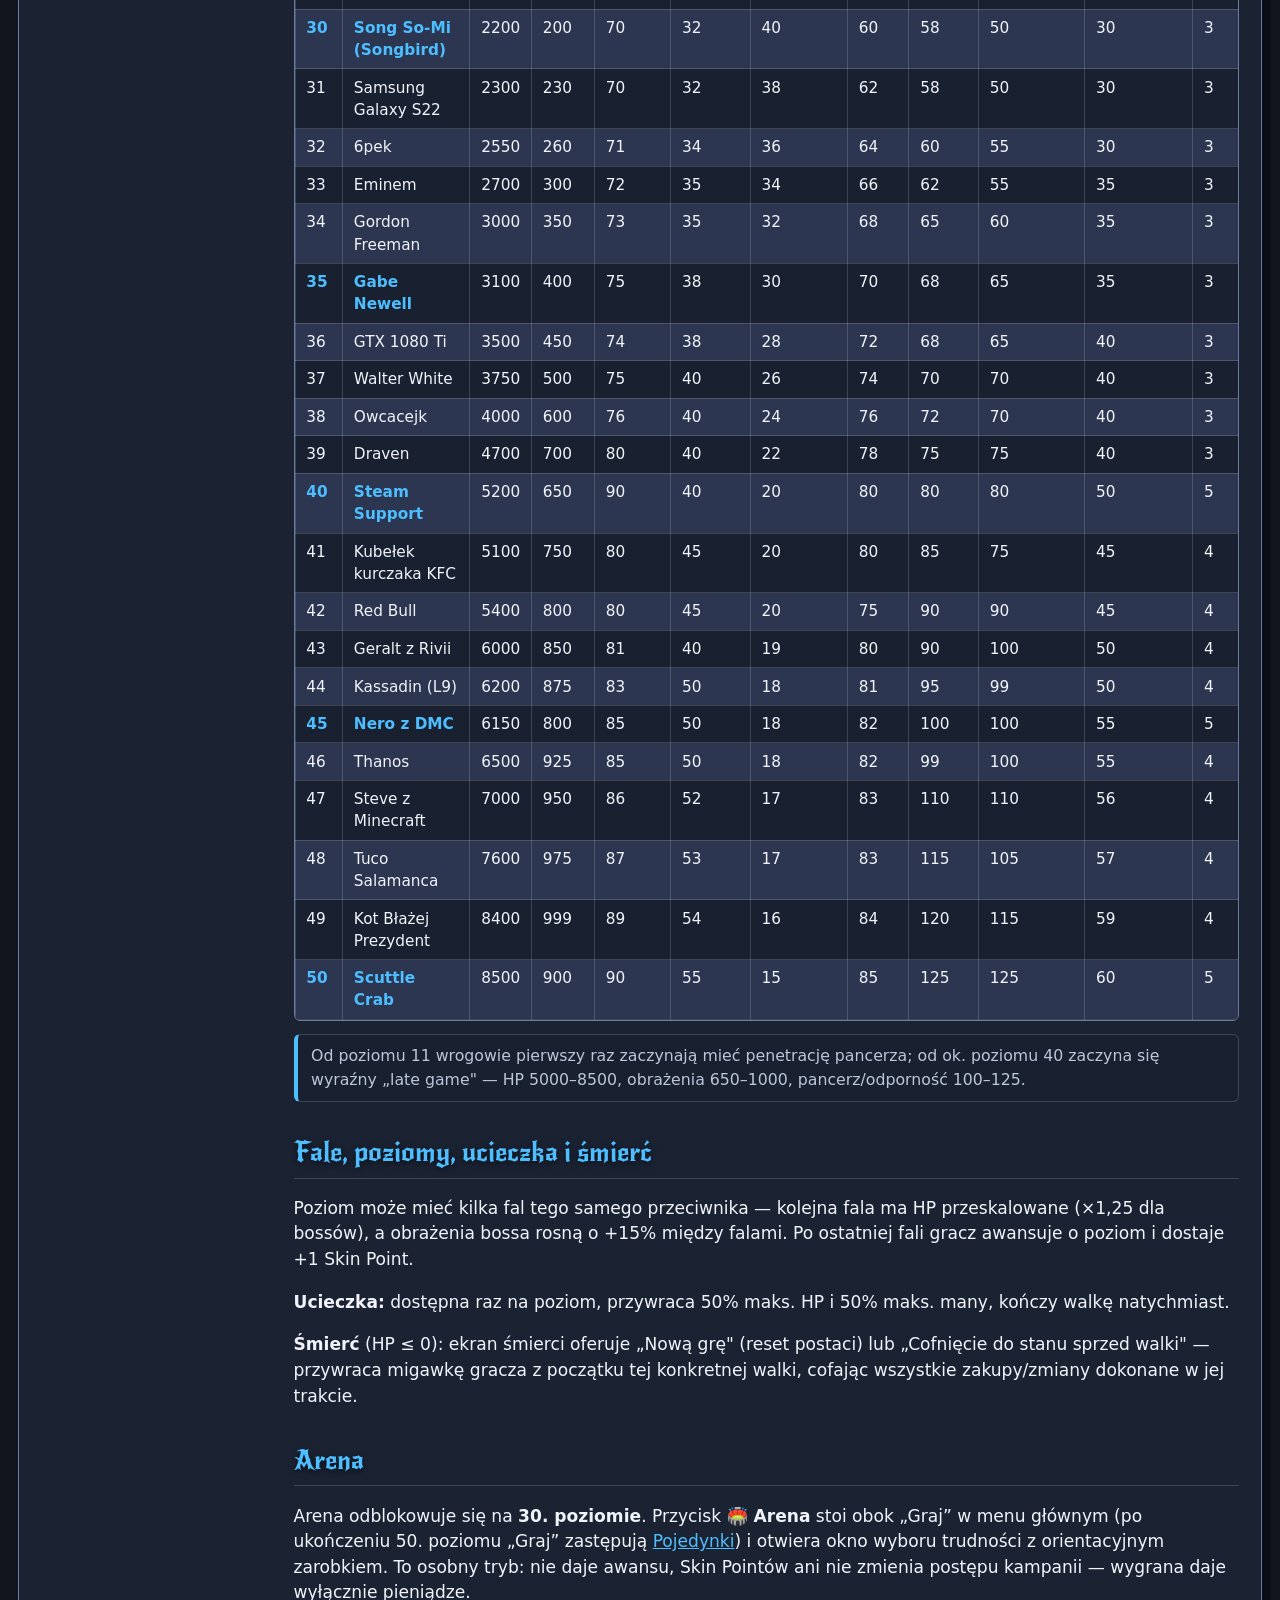
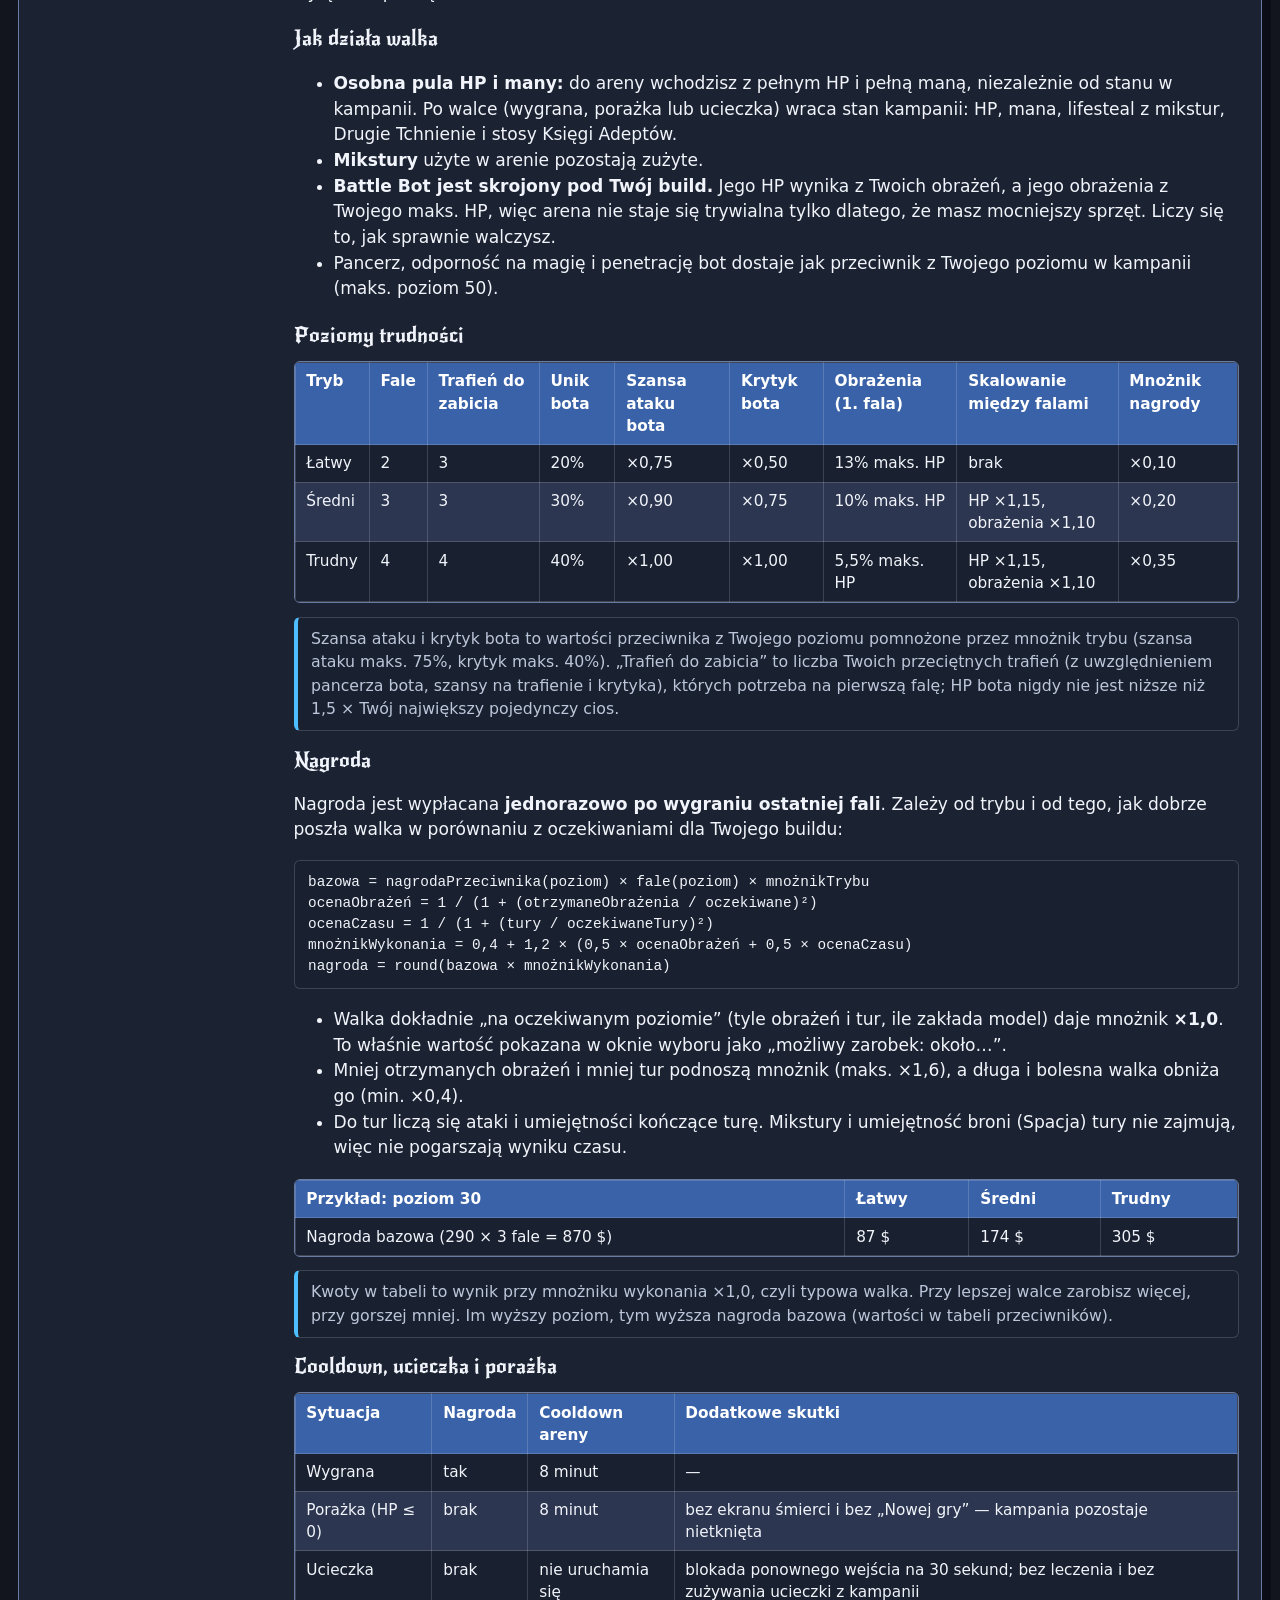
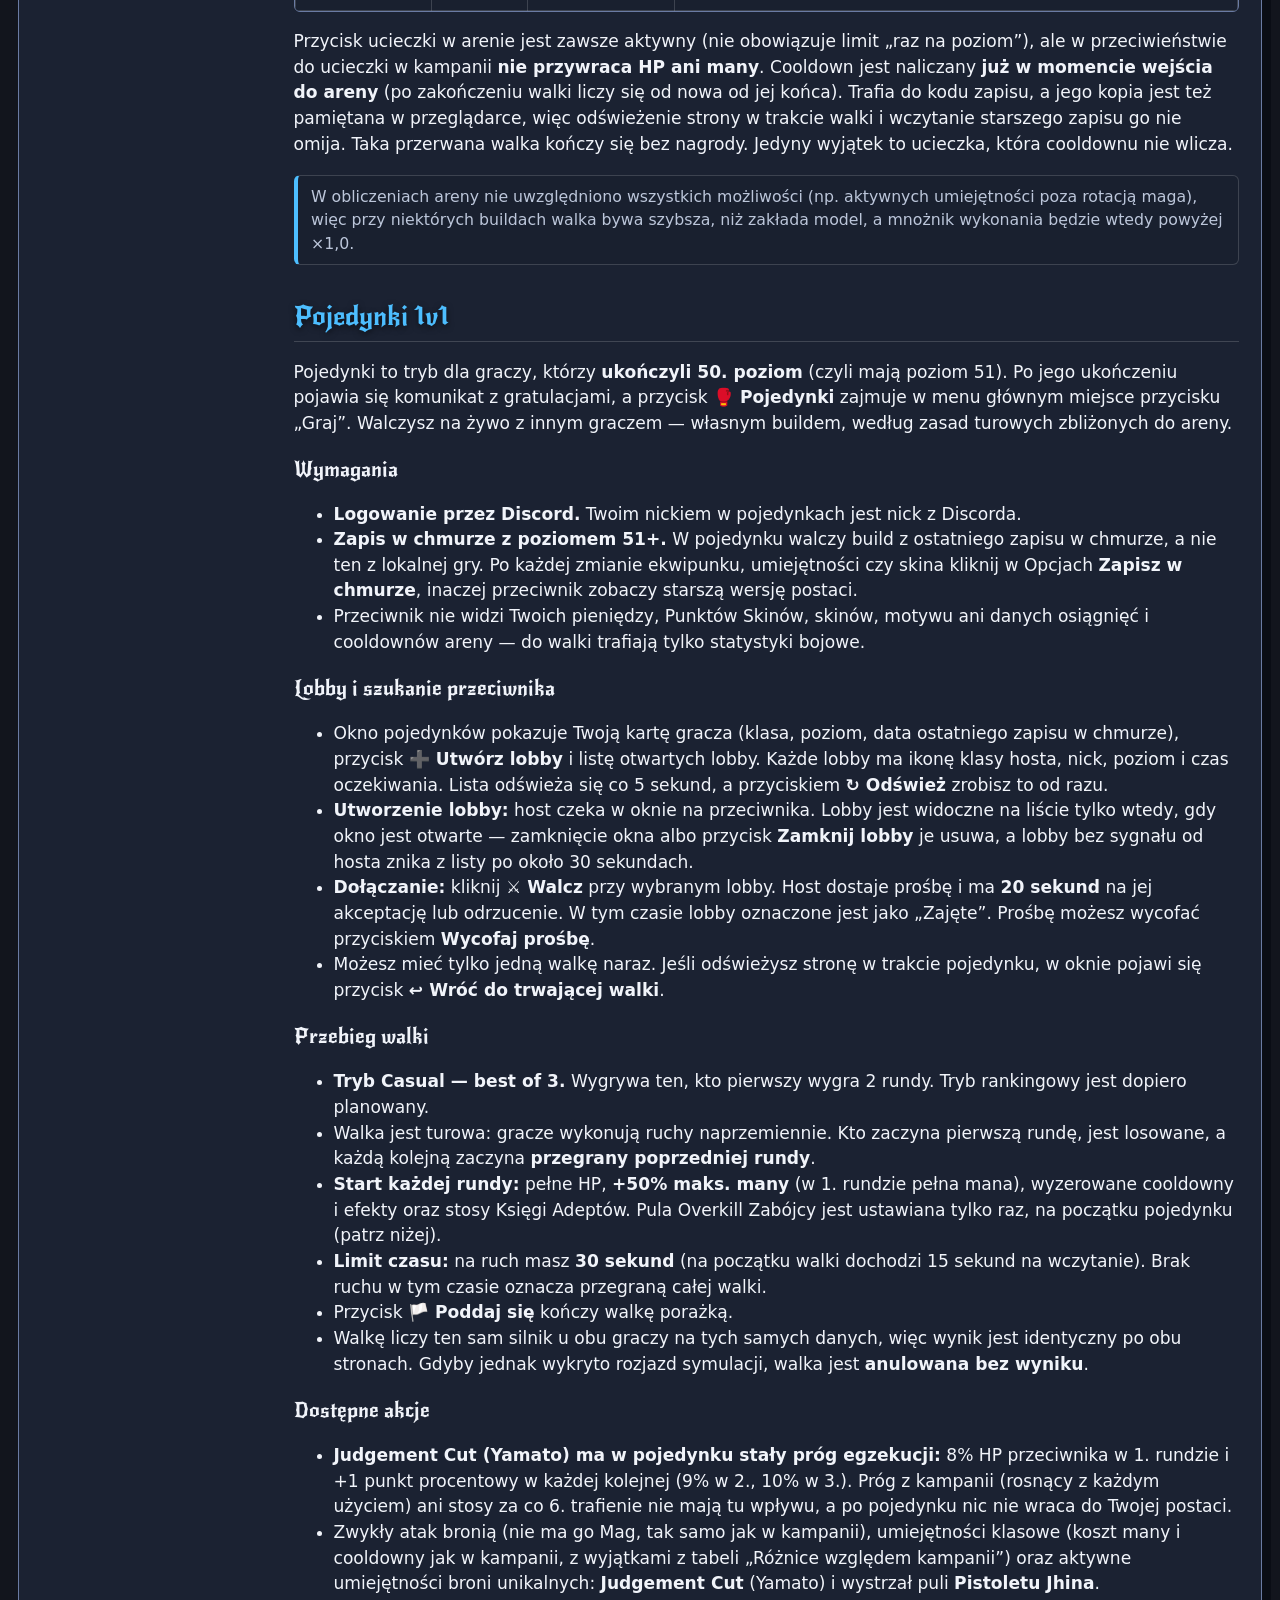
<file: wiki.html>
<!DOCTYPE html>
<html lang="pl">
<head>
<meta charset="UTF-8">
<meta name="viewport" content="width=device-width, initial-scale=1, viewport-fit=cover">
<!-- Podstawowe Meta Tagi dla Google -->
<title>Legends of Wpierdol Online - Wiki</title>
<meta name="description" content="Pełen opis mechanik, wzorów matematycznych, klas, broni oraz przeciwników w grze Legends of Wpierdol.">

<!-- Tagi Open Graph (Discord, Facebook) -->
<meta property="og:type" content="article">
<meta property="og:title" content="Legends of Wpierdol Online - Wiki">
<meta property="og:description" content="Baza wiedzy i mechanik gry. Poznaj wzory obliczeń, uników, statystyki broni oraz rozpracuj 50 poziomów bossów.">
<meta property="og:url" content="https://legendsofwpierdol-online.pages.dev/wiki">
<meta property="og:image" content="https://legendsofwpierdol-online.pages.dev/res/img/background.png">
<meta property="og:site_name" content="Legends of Wpierdol - Wiki">

<!-- Tagi dla X / Twitter -->
<meta name="twitter:card" content="summary_large_image">
<meta name="twitter:title" content="Legends of Wpierdol Online - Wiki">
<meta name="twitter:description" content="Baza wiedzy i mechanik gry. Poznaj wzory obliczeń, uników, statystyki broni oraz rozpracuj 50 poziomów bossów.">
<meta name="twitter:image" content="https://legendsofwpierdol-online.pages.dev/res/img/background.png">

<link rel="preconnect" href="https://fonts.googleapis.com">
<link href="https://fonts.googleapis.com/css2?family=New+Rocker&family=Tagesschrift&display=swap" rel="stylesheet">
<!-- Wspólne motywy i style z gry, dzięki temu wiki wygląda tak samo jak interfejs gry. -->
<link rel="stylesheet" href="style/themes.css">
<link rel="stylesheet" href="style/base.css">
<link rel="stylesheet" href="style/wiki.css">
<link rel="shortcut icon" href="favicon.ico" type="image/x-icon">
</head>
<body data-theme="noc">

<div class="main wiki-main">
  <h1 id="titleheader">Legends of Wpierdol</h1>
  <p id="titleedition">Wiki mechanik · Web Edition</p>

  <div class="wiki-toolbar">
    <a class="wiki-play" href="index.html">🎮 Zagraj w grę</a>
    <label class="wiki-theme">
      <span>Motyw</span>
      <select id="wiki-theme">
        <option value="noc">Noc (ciemny)</option>
        <option value="dzien">Dzień (jasny)</option>
        <option value="kontrast">Wysoki kontrast</option>
        <option value="las">Las (ciemna zieleń)</option>
      </select>
    </label>
  </div>

  <div class="wiki-search" role="search">
    <input id="wiki-search-input" type="text" placeholder="Szukaj w wiki…  ( / )" autocomplete="off" autocapitalize="off" spellcheck="false" enterkeyhint="search" aria-label="Szukaj w wiki">
    <span id="wiki-search-count" class="wiki-search-count" aria-live="polite"></span>
    <button type="button" id="wiki-search-prev" aria-label="Poprzedni wynik" title="Poprzedni wynik (Shift+Enter)" disabled>▲</button>
    <button type="button" id="wiki-search-next" aria-label="Następny wynik" title="Następny wynik (Enter)" disabled>▼</button>
    <button type="button" id="wiki-search-clear" aria-label="Wyczyść wyszukiwanie" title="Wyczyść (Esc)" hidden>✕</button>
  </div>

  <div class="wiki-layout">
    <nav class="toc" aria-label="Spis treści">
      <a href="#klasy">Klasy</a><a href="#walka">Walka</a><a href="#ikony">Ikony</a><a href="#umiejetnosci">Umiejętności</a>
      <a href="#efekty">Efekty</a><a href="#bronie">Bronie</a><a href="#ad">Przedmioty AD</a>
      <a href="#magiczne">Magiczne</a><a href="#mikstury">Mikstury</a><a href="#skille">Skille</a>
      <a href="#przeciwnicy">Przeciwnicy</a><a href="#fale">Fale i ucieczka</a><a href="#arena">Arena</a><a href="#pojedynki">Pojedynki 1v1</a><a href="#sklep">Sklep</a>
      <a href="#skiny">Skiny</a><a href="#osiagniecia">Osiągnięcia</a><a href="#zapis">Zapis i opcje</a><a href="#sterowanie">Sterowanie</a>
    </nav>

<div class="wrap">

<section id="wstep">
<p>Gra to turowy „idle-RPG" przeglądarkowy: gracz tworzy postać, wybiera jedną z 5 klas i wspina się przez 50 poziomów przeciwników, kupując bronie, przedmioty i ulepszenia za zdobywane pieniądze oraz odblokowując kosmetyczne skiny za Skin Pointy.</p>
</section>

<section id="klasy">
<h2>Klasy postaci</h2>
<p>Wybór jest jednorazowy przy tworzeniu postaci. Każda klasa ma inny limit pancerza i startowe bonusy.</p>
<div class="grid">
  <div class="card"><span class="tag">Limit pancerza: 60</span><h3><span class="wiki-item-icon" data-group="classes" data-id="assassin" data-glyph="🥷"></span>Zabójca</h3><ul>
    <li>+10% obrażeń broni, +5% lifestealu, +10% celności</li>
    <li>Pasywka <b>Overkill</b> — nadmiarowe obrażenia budują pulę leczącą i przebijającą pancerz</li>
    <li>Ma dostęp do broni i przedmiotów AD</li>
  </ul></div>
  <div class="card"><span class="tag">Limit pancerza: 90</span><h3><span class="wiki-item-icon" data-group="classes" data-id="mage" data-glyph="🧙"></span>Mag</h3><ul>
    <li>Start: 320 many, +125% regeneracji many, +5 pen. magicznej, +15 pancerza</li>
    <li>Nie może używać broni ani przedmiotów AD — walczy wyłącznie umiejętnościami</li>
    <li>8 slotów magicznych, 25% zniżki na przedmioty magiczne</li>
  </ul></div>
  <div class="card"><span class="tag">Limit pancerza: 150</span><h3><span class="wiki-item-icon" data-group="classes" data-id="tank" data-glyph="🛡️"></span>Tank</h3><ul>
    <li>+200 maks. HP, +20 pancerza poza limitem klas</li>
    <li>Pasywka <b>Skumulowany Gniew</b> — otrzymane obrażenia (1:1, po redukcji pancerzem) budują pulę, która eksploduje automatycznie</li>
    <li>Kara -25% obrażeń za broń zadającą &gt;500 dmg</li>
  </ul></div>
  <div class="card"><span class="tag">Limit pancerza: 50</span><h3><span class="wiki-item-icon" data-group="classes" data-id="samurai" data-glyph="⚔️"></span>Samurai</h3><ul>
    <li>+15% obrażeń, +15% celności, +10% uniku, +5 pancerza</li>
    <li>Pasywka <b>Opanowanie</b> — krytyki x1,2 zamiast x1,5 (poza Kōgeki)</li>
    <li>Z bronią białą (Melee): +10% obrażeń zwykłego ataku i +5% lifestealu</li>
    <li>Przełącznik stylu walki <b>Sen no Kata</b> (Bōei / Chikara)</li>
  </ul></div>
  <div class="card"><span class="tag">Limit pancerza: 60</span><h3><span class="wiki-item-icon" data-group="classes" data-id="archer" data-glyph="🏹"></span>Łucznik</h3><ul>
    <li>+30% celności, +5% lifestealu, start: 200 many</li>
    <li>8 dynamicznych slotów — każdy slot to przedmiot AD albo AP, w dowolnych proporcjach</li>
    <li>Pasywka <b>Eagle Sight</b> — +10% obrażeń zwykłego ataku z broni dystansowej (Ranged)</li>
    <li>15% zniżki na przedmioty magiczne</li>
  </ul></div>
</div>
</section>

<section id="walka">
<h2>System walki</h2>
<h3>Przebieg tury</h3>
<p>Gracz wybiera akcję (atak / umiejętność / umiejętność broni / miksturę / ucieczkę). Zwykły atak i umiejętności kończą turę: gracz regeneruje manę, wróg wykonuje swój ruch, cooldowny i efekty czasowe maleją o 1. Mikstury <b>nie</b> kończą tury.</p>
<h3>Celność</h3>
<div class="formula">celność = clamp(
  (100 - unikWroga, chyba że wróg ma playerAttackChance)
  + bonusCelności + celnośćBroni + efektyTury
, 0, 100)
rzut(0–99) &lt; celność → trafienie</div>
<h3>Redukcja obrażeń fizycznych (pancerz)</h3>
<div class="formula">pancerzEfekt = max(0, pancerz*(1 - penProcentowa/100) - penPłaska)
redukcja = pancerzEfekt / (pancerzEfekt + 100)
obrażenia = max(1, floor(surowe * (1 - redukcja)))</div>
<h3>Redukcja obrażeń magicznych</h3>
<div class="formula">odpornośćEfekt = max(0, odporność - penMagiczna)
redukcja = odpornośćEfekt / (odpornośćEfekt + 100)
obrażenia = max(1, floor(surowe * (1 - redukcja)))</div>
<p class="note">100 pkt pancerza/odporności redukuje obrażenia o 50%; redukcja rośnie asymptotycznie do 100%, ale finalne obrażenia nigdy nie spadają poniżej 1.</p>

<details><summary>Pełny łańcuch obliczeń ataku bronią gracza</summary><div class="inner">
<ol>
<li>weaponDamage = max(1, floor(baseDamage + AD*adScaling))</li>
<li>Mnożnik klasy: Zabójca +10%, Samurai +15% (+10% z bronią Melee), Łucznik +10% (broń Ranged), Tank -25%/-20% (broń &gt;500 dmg), Chikara +7,5%</li>
<li>Sen no Kata / Bōei: co 3. atak = 10% obrażeń, ale ogłusza wroga na 1 turę</li>
<li>Krytyk: naturalny / wymuszony (Primal Strike) / 4% Pistolet Jhina. Mnożnik: Samurai x1,2, inni x1,5, super-krytyk Zabójcy x2,25, Jhin x4</li>
<li>Bonusy przedmiotów AD (Strzały Cieni, Płaszcz Zabójcy, Uchwyt Wilka — stackowalny)</li>
<li><b>Primal Ready</b> (Zabójca, pula Overkill ≥ 50% HP wroga): pancerz wroga liczony jako ×0,2</li>
<li>Dodatkowe obrażenia w tym samym ataku: Potęga Nocy (nieuchronne co 5 atak), 4. atak Jhina (fizyczne), Yamato (magiczne co atak)</li>
<li>Automatyczne uwolnienie puli Jhina po 16 atakach, jeśli gracz nie zrobi tego ręcznie</li>
<li>Lifesteal: heal = floor(obrażenia * (lifesteal(+bonus Zabójcy; Samuraj z bronią Melee +5%)) / 100)</li>
<li>Leczenie z puli Overkill: floor(pula * (5 + floor(penPancerza/0,7) + floor(pancerz/0,8)) / 100)</li>
<li>Regeneracja many na turę: floor(bazowa_mana_klasy * 0,03 * (1 + 3,25 * R / (R + 200))), gdzie R = suma % regeneracji many z klasy i przedmiotów, a bazowa mana klasy to 320 (Mag), 200 (Łucznik) lub 100 (reszta). Mana z przedmiotów powiększa tylko pulę, nie regenerację. Dodatkowo w trakcie walki gracz dostaje stałe +5 many co 5 sekund czasu rzeczywistego — ten bonus nie skaluje się z regeneracją many i nie zależy od tur. Skuteczność maleje z każdym kolejnym punktem R, a maksymalny bonus to +325%.</li>
</ol></div></details>
</section>

<section id="ikony">
<h2>Ikony statystyk</h2>
<p>W grze statystyki oznaczone są małymi ikonami (w walce, w sklepie i na kartach przedmiotów). Po najechaniu na ikonę, a na telefonie po jej dotknięciu, pojawia się jej nazwa. Poniżej znaczenie każdej z nich.</p>
<div class="tablewrap"><table>
<tr><th>Ikona</th><th>Statystyka</th><th>Co oznacza</th></tr>
<tr><td class="icon-cell"><img class="wiki-icon" src="res/icons/stats/hp.png" alt="Zdrowie (HP)" width="32" height="32" loading="lazy"></td><td><b>Zdrowie (HP)</b></td><td>Punkty życia postaci. Gdy spadną do 0, następuje śmierć (zob. <a href="#fale">Fale, poziomy, ucieczka i śmierć</a>). Leczą je mikstury, lifesteal i umiejętności lecznicze, a maksymalne HP podnoszą ulepszenia sklepowe (Skała Zdrowia, Woda Życia).</td></tr>
<tr><td class="icon-cell"><img class="wiki-icon" src="res/icons/stats/mana.png" alt="Mana" width="32" height="32" loading="lazy"></td><td><b>Mana</b></td><td>Zasób potrzebny do rzucania umiejętności (kolumna „Koszt” w tabelach umiejętności). Regeneruje się co turę. Przedmioty z manem zwiększają tylko jej pulę, nie tempo regeneracji.</td></tr>
<tr><td class="icon-cell"><img class="wiki-icon" src="res/icons/stats/mana-regen.png" alt="Regeneracja many" width="32" height="32" loading="lazy"></td><td><b>Regeneracja many</b></td><td>Procentowy bonus do regeneracji many na turę (z klasy Maga oraz przedmiotów magicznych). Im więcej już masz, tym mniej daje każdy kolejny punkt — maksymalny bonus to +325%. Wzór w <a href="#walka">Pełnym łańcuchu obliczeń</a>.</td></tr>
<tr><td class="icon-cell"><img class="wiki-icon" src="res/icons/stats/damage.png" alt="Obrażenia" width="32" height="32" loading="lazy"></td><td><b>Obrażenia</b></td><td>Ilość obrażeń zadawanych przez atak. Ta sama ikona oznacza też przycisk zwykłego ataku („Atakuj”).</td></tr>
<tr><td class="icon-cell"><img class="wiki-icon" src="res/icons/stats/ad.png" alt="Siła ataku (AD)" width="32" height="32" loading="lazy"></td><td><b>Siła ataku (AD)</b></td><td>Podbija obrażenia broni: <code>obrażenia bazowe + AD × skalowanie AD broni</code>. Daje ją większość przedmiotów AD (niedostępnych dla Maga) i skaluje się z nią część umiejętności.</td></tr>
<tr><td class="icon-cell"><img class="wiki-icon" src="res/icons/stats/ap.png" alt="Moc umiejętności (AP)" width="32" height="32" loading="lazy"></td><td><b>Moc umiejętności (AP)</b></td><td>Skaluje umiejętności zadające obrażenia magiczne, np. Gwiezdne Uderzenie: 60 + 90% AP. Zdobywasz ją z przedmiotów magicznych.</td></tr>
<tr><td class="icon-cell"><img class="wiki-icon" src="res/icons/stats/crit.png" alt="Szansa na krytyka" width="32" height="32" loading="lazy"></td><td><b>Szansa na krytyka</b></td><td>Prawdopodobieństwo ciosu krytycznego. Standardowy mnożnik to x1,5; Samurai ma x1,2, a Zabójca potrafi zadać super-krytyka x2,25.</td></tr>
<tr><td class="icon-cell"><img class="wiki-icon" src="res/icons/stats/accuracy.png" alt="Celność" width="32" height="32" loading="lazy"></td><td><b>Celność</b></td><td>Szansa na trafienie przeciwnika: <code>(100 − unik wroga) + bonus celności</code>, ograniczona do 0–100%. Zwiększają ją klasy, bronie, przedmioty i Eliksir Precyzji.</td></tr>
<tr><td class="icon-cell"><img class="wiki-icon" src="res/icons/stats/lifesteal.png" alt="Kradzież życia (lifesteal)" width="32" height="32" loading="lazy"></td><td><b>Kradzież życia (lifesteal)</b></td><td>Procent zadanych obrażeń, który wraca do ciebie jako leczenie. Źródła: klasy (Zabójca, Łucznik), przedmioty AD, Koktajl Wampira oraz osobny lifesteal magiczny z przedmiotów magicznych.</td></tr>
<tr><td class="icon-cell"><img class="wiki-icon" src="res/icons/stats/armor.png" alt="Pancerz" width="32" height="32" loading="lazy"></td><td><b>Pancerz</b></td><td>Zmniejsza obrażenia fizyczne: <code>redukcja = pancerz / (pancerz + 100)</code>, więc 100 pkt to −50% obrażeń. Każda klasa ma własny limit pancerza.</td></tr>
<tr><td class="icon-cell"><img class="wiki-icon" src="res/icons/stats/armor-pen.png" alt="Penetracja pancerza" width="32" height="32" loading="lazy"></td><td><b>Penetracja pancerza</b></td><td>Ignoruje część pancerza wroga — procentowo i/lub płasko — przez co twoje obrażenia fizyczne są mniej redukowane. Przebita (pęknięta) tarcza na ikonie to ten sam motyw co przy pancerzu.</td></tr>
<tr><td class="icon-cell"><img class="wiki-icon" src="res/icons/stats/mr.png" alt="Odporność magiczna (MR)" width="32" height="32" loading="lazy"></td><td><b>Odporność magiczna (MR)</b></td><td>Zmniejsza obrażenia magiczne według tego samego wzoru co pancerz: <code>redukcja = MR / (MR + 100)</code>.</td></tr>
<tr><td class="icon-cell"><img class="wiki-icon" src="res/icons/stats/magic-pen.png" alt="Penetracja magii" width="32" height="32" loading="lazy"></td><td><b>Penetracja magii</b></td><td>Płaska wartość odejmowana od odporności magicznej wroga, dzięki czemu twoje obrażenia magiczne są mniej redukowane.</td></tr>
</table></div>
</section>

<section id="umiejetnosci">
<h2>Umiejętności klasowe</h2>
<p><b>Redukcja odnowienia.</b> Część przedmiotów (AD i AP) skraca odnowienie umiejętności o stałą liczbę tur. Redukcja ogólna działa na wszystkie umiejętności z odnowieniem, a redukcja „R" tylko na umiejętność pod klawiszem R i dolicza się do ogólnej. Łączne limity z wszystkich założonych przedmiotów: maks. −2 tury redukcji ogólnej i maks. −2 tury redukcji R. Odnowienie nigdy nie spada poniżej 1 tury, a Gwiezdnego Uderzenia i Mushin (odnowienie 1) w ogóle nie da się skrócić.</p>
<p><b>Jak czytać liczby.</b> <b>Moc umiejętności (AP)</b> to Twoja moc z przedmiotów plus stosy Księgi Adeptów, powiększona o procentowe bonusy z przedmiotów (np. z Kostura Zagłady). <b>AD</b> to obrażenia z przedmiotów AD. <b>Obrażenia broni</b> to tyle, ile zadaje Twoja broń razem z bonusem z AD — zanim doliczą się krytyk i bonusy klasy. Obrażenia magiczne zmniejsza odporność magiczna wroga (a Twoje przebicie magii ją obniża), fizyczne — jego pancerz (a Twoje przebicie pancerza go obniża); szczegóły w sekcji <a href="#walka">System walki</a>. Wyniki są zaokrąglane w dół do pełnych punktów.<br><i>Przykład:</i> Mag z 500 AP rzuca Gwiezdne Uderzenie: 60 + 90% z 500 = 60 + 450 = 510 obrażeń, zanim odejmie je odporność magiczna wroga.<br>Podane wartości dotyczą kampanii i areny. Różnice w pojedynkach są oznaczone jako <i>Pojedynek</i> i zebrane w sekcji <a href="#pojedynki">Pojedynki 1v1</a>.</p>
<details open><summary>Zabójca — pasywka: Overkill</summary><div class="inner">
<p>Gdy zadasz wrogowi więcej obrażeń, niż miał HP (np. dobijasz go ciosem za 300, a zostało mu 100 HP), nadwyżka (200) trafia do puli Overkill. Pula robi dwie rzeczy:</p>
<ul>
<li><b>Leczy Cię przy każdym trafionym zwykłym ataku</b> i przy tym się nie zużywa. Wyleczysz tyle procent puli: 5% + 1% za każde 0,7 punktu przebicia pancerza + 1% za każde 0,8 punktu pancerza. <i>Przykład:</i> przy 28 przebicia i 40 pancerza to 5 + 40 + 50 = 95% puli na każdy atak.</li>
<li><b>Przebija pancerz:</b> gdy pula urośnie do połowy maks. HP wroga, Twój następny zwykły atak ignoruje 80% jego pancerza, a pula spada do zera.</li>
</ul>
<p>Zabójstwo wroga przywraca Ci 10% maks. many.<br><i>Pojedynek: zaczynasz z pulą równą 15% maks. HP przeciwnika (to 30% progu potrzebnego do przebicia pancerza), a pula nie zeruje się między rundami.</i></p>
<table><tr><th>Ikona</th><th>Umiejętność</th><th>Koszt</th><th>CD</th><th>Efekt</th></tr>
<tr><td class="icon-cell"><span class="wiki-item-icon" data-src="res/abilities/assassin/ability1.png" data-glyph="⚔️"></span></td><td>Primal Strike</td><td>200</td><td>—</td><td>Następny zwykły atak jest krytykiem (x1,5). Jeśli ten atak i tak byłby krytykiem z Twojej szansy, dostajesz super-krytyk x2,25. Zużywa się przy tym ataku.</td></tr>
<tr><td class="icon-cell"><span class="wiki-item-icon" data-src="res/abilities/assassin/ability2.png" data-glyph="✨"></span></td><td>Un-Dodgable Speed</td><td>80</td><td>4</td><td>Przez 3 tury masz +25% celności, a wróg ma −30% szansy na trafienie Ciebie. Tura rzucenia liczy się do tych 3, więc wzmocnioną celność mają dwa kolejne zwykłe ataki.</td></tr>
<tr><td class="icon-cell"><span class="wiki-item-icon" data-src="res/abilities/assassin/ability3.png" data-glyph="⚔️"></span></td><td>Overkill Release</td><td>120</td><td>5</td><td>Zadaje całą pulę Overkill jako obrażenia fizyczne, ignorując 80% pancerza wroga (Twoje przebicie pancerza liczy się normalnie) i zeruje pulę. Gdy puli nie ma, umiejętność się nie wykona i nie zabiera many.</td></tr>
</table></div></details>
<details><summary>Mag — brak pasywki</summary><div class="inner">
<table><tr><th>Ikona</th><th>Umiejętność</th><th>Koszt</th><th>CD</th><th>Efekt</th></tr>
<tr><td class="icon-cell"><span class="wiki-item-icon" data-src="res/abilities/mage/ability1.png" data-glyph="🔮"></span></td><td>Powiew Burzy</td><td>25</td><td>—</td><td>Obrażenia magiczne: 15 + 25% Twojej mocy umiejętności (AP). Leczy Cię według magicznego lifestealu.</td></tr>
<tr><td class="icon-cell"><span class="wiki-item-icon" data-src="res/abilities/mage/ability2.png" data-glyph="🔮"></span></td><td>Gwiezdne Uderzenie</td><td>100</td><td>1</td><td>Obrażenia magiczne: 60 + 90% AP. Leczy Cię według magicznego lifestealu.<br><i>Pojedynek: 60 + 80% AP, koszt 125 many.</i></td></tr>
<tr><td class="icon-cell"><span class="wiki-item-icon" data-src="res/abilities/mage/ability3.png" data-glyph="🔮"></span></td><td>Zabójcze Pnącza</td><td>70</td><td>4</td><td>Ogłusza wroga na 3 tury i dodatkowo rani go przez 3 tury: za każdym razem 10 + 10% AP obrażeń magicznych (pierwszy raz od razu po rzucie).<br><i>Pojedynek: ogłuszenie trwa 1 turę, obrażenia nadal 3 tury.</i></td></tr>
<tr><td class="icon-cell"><span class="wiki-item-icon" data-src="res/abilities/mage/ability4.png" data-glyph="⚔️"></span></td><td>Śmiertelne Lustro</td><td>50</td><td>5</td><td>Przygotowuje blok na najbliższy atak wroga. Po odjęciu pancerza blokujesz 10% obrażeń i odbijasz 20% zablokowanej części z powrotem we wroga. Jeśli cios by Cię zabił (obrażenia ≥ Twoje aktualne HP), blokujesz aż 99%, odbijasz 5% zablokowanej części i leczysz się o 15% zablokowanej części. W kampanii i arenie blok działa tylko na kontratak wroga w turze rzucenia — jeśli wróg nie trafi, efekt przepada.<br><i>Pojedynek: blok śmiertelnego ciosu to 65%, odnowienie 6 tur; efekt czeka na atak przeciwnika i znika po Twoim kolejnym ruchu, jeśli ten nie zaatakował.</i></td></tr>
</table></div></details>
<details><summary>Tank — pasywka: Skumulowany Gniew</summary><div class="inner">
<p>Każde obrażenie, które faktycznie otrzymujesz (po odjęciu pancerza i bloku Lustra), dokłada się 1:1 do puli Gniewu. Gdy pula dobije do 1,5 raza obrażeń Twojej broni, wybucha sama:</p>
<ul>
<li>zadaje wrogowi obrażenia fizyczne równe 70% puli (zmniejszone przez jego pancerz),</li>
<li>leczy Cię o 35% puli,</li>
<li>do następnego ataku wroga dodaje Ci pancerz równy 5% puli (nawet ponad limit pancerza klasy).</li>
</ul>
<p>Po wybuchu pula wraca do zera.</p>
<table><tr><th>Ikona</th><th>Umiejętność</th><th>Koszt</th><th>CD</th><th>Efekt</th></tr>
<tr><td class="icon-cell"><span class="wiki-item-icon" data-src="res/abilities/tank/ability1.png" data-glyph="✨"></span></td><td>Kamienny Bastion</td><td>50</td><td>4</td><td>Ogłusza wroga na 2 tury. Przez 5 tur Twój pancerz rośnie z każdą turą o kolejne 2%: +2%, +4%, +6%, +8%, +10% (procent Twojego pancerza).<br><i>Pojedynek: ogłuszenie trwa 1 turę.</i></td></tr>
<tr><td class="icon-cell"><span class="wiki-item-icon" data-src="res/abilities/tank/ability2.png" data-glyph="⚡"></span></td><td>Skumulowany Gniew (aktywna)</td><td>50</td><td>2</td><td>Ręcznie detonuje pulę Gniewu: zadaje obrażenia magiczne równe 25% puli, leczy Cię o 30% puli i zeruje pulę.</td></tr>
<tr><td class="icon-cell"><span class="wiki-item-icon" data-src="res/abilities/tank/ability3.png" data-glyph="✨"></span></td><td>Żelazna Prowokacja</td><td>45</td><td>2</td><td>Przez 2 tury kara za ciężką broń (obrażenia broni powyżej 500) jest mniejsza: −20% zamiast −25%, a Twoja celność rośnie o 25%.</td></tr>
</table></div></details>
<details><summary>Samurai — pasywka: Opanowanie</summary><div class="inner">
<p>Zwykłe ataki zadają o 15% więcej obrażeń, ale krytyk zwiększa je tylko 1,2 raza zamiast 1,5 raza. Wyjątek: Kōgeki zawsze krytykuje na x1,5.</p>
<p>Gdy walczysz bronią białą (Melee — także Pięściami), zwykłe ataki zadają dodatkowo +10% obrażeń i leczą Cię o dodatkowe 5% zadanych obrażeń (lifesteal). Bonusy obrażeń sumują się: 15% + 10% = +25%. Broń hybrydowa (Hybrid) i dystansowa (Ranged) tego bonusu nie daje.</p>
<table><tr><th>Ikona</th><th>Umiejętność</th><th>Koszt</th><th>CD</th><th>Efekt</th></tr>
<tr><td class="icon-cell"><span class="wiki-item-icon" data-src="res/abilities/samurai/ability1.png" data-glyph="✨"></span></td><td>Mushin</td><td>50</td><td>1</td><td>Leczy Cię o 3% maks. HP plus 0,1% za każdy punkt przebicia pancerza (maksymalnie 10%, limit osiągasz przy 70 przebicia). Przez 3 tury wróg zadaje o 30% mniej obrażeń (liczone po krytyku, przed odjęciem pancerza).</td></tr>
<tr><td class="icon-cell"><span class="wiki-item-icon" data-src="res/abilities/samurai/ability2.png" data-glyph="🔄"></span></td><td>Sen no Kata</td><td>0</td><td>—</td><td>Przełącznik trybu (nie zużywa tury). <b>Bōei:</b> co 3. zwykły atak zadaje tylko 10% obrażeń, ale ogłusza wroga na 1 turę. <b>Chikara:</b> zadajesz o 7,5% więcej obrażeń (dodaje się do bonusów pasywki Samuraja), a wróg zadaje Ci o 4,5% więcej.</td></tr>
<tr><td class="icon-cell"><span class="wiki-item-icon" data-src="res/abilities/samurai/ability3.png" data-glyph="⚡"></span></td><td>Kōgeki</td><td>30</td><td>2</td><td>Zwykły atak z gwarantowanym krytykiem x1,5. Jeśli trafisz i wróg przeżyje, dostaje dodatkowo obrażenia magiczne równe obrażeniom Twojej broni × (50% + 0,2% za każdy punkt przebicia pancerza). Leczy według magicznego lifestealu.</td></tr>
</table></div></details>
<details><summary>Łucznik — pasywka: Eagle Sight</summary><div class="inner">
<p>+10% obrażeń zwykłego ataku z broni Ranged. 8 wspólnych slotów na przedmioty AD i magiczne (AP). Atak Q zadaje obrażenia fizyczne: obrażenia = obrażenia bazowe broni + AP × (skalowanie AD broni × 0,72) + 50% AD. Bez przedmiotów AP: obrażenia bazowe broni + AD × (skalowanie AD broni × 1,16), bez dodatku 50% AD. Bez przedmiotów AD atak Q leczy z magicznego lifestealu (50% skuteczności) zamiast fizycznego.</p>
<table><tr><th>Ikona</th><th>Umiejętność</th><th>Koszt</th><th>CD</th><th>Efekt</th></tr>
<tr><td class="icon-cell"><span class="wiki-item-icon" data-src="res/abilities/archer/ability1.png" data-glyph="✨"></span></td><td>Nieokiełznane Skupienie (W)</td><td>55</td><td>3</td><td>Nie zużywa tury. Twój następny atak Q jest gwarantowanym krytykiem x2 (zamiast x1,5) i nie może chybić.</td></tr>
<tr><td class="icon-cell"><span class="wiki-item-icon" data-src="res/abilities/archer/ability2.png" data-glyph="🔮"></span></td><td>Rytm Wojny (E)</td><td>70</td><td>3</td><td>Zwykły atak, który zadaje obrażenia magiczne: obrażenia Twojej broni plus 145% AD (jeśli nie masz przedmiotów AD — plus 50 + 40% AP). Liczy się też bonus +10% z pasywki (broń Ranged), może być krytykiem x1,5 i może chybić. Leczy tylko według magicznego lifestealu. Najbliższy atak wroga zostaje uniknięty (nawet jeśli ten atak chybił).</td></tr>
<tr><td class="icon-cell"><span class="wiki-item-icon" data-src="res/abilities/archer/ability3.png" data-glyph="🔮"></span></td><td>Strzała Mrozu (R)</td><td>170</td><td>6</td><td>Obrażenia magiczne: 100 + 85% AP + 107% AD. Ogłusza wroga na 3 tury (o ile ten cios go nie zabił). Leczy według magicznego lifestealu.<br><i>Pojedynek: ogłuszenie trwa 2 tury.</i></td></tr>
</table></div></details>
</section>

<section id="efekty">
<h2>Efekty statusowe w walce</h2>
<div class="tablewrap"><table>
<tr><th>Ikona</th><th>Efekt</th><th>Źródło</th><th>Działanie</th></tr>
<tr><td class="icon-cell"><span class="wiki-item-icon" data-group="effects" data-id="stun" data-glyph="ℹ️"></span></td><td>Ogłuszenie</td><td>Sen no Kata (Bōei, 1 tura), Zabójcze Pnącza (3), Kamienny Bastion (2), Strzała Mrozu (3)</td><td>wróg pomija turę (w pojedynkach ogłuszenia są krótsze — sekcja Pojedynki 1v1)</td></tr>
<tr><td class="icon-cell"><span class="wiki-item-icon" data-group="effects" data-id="poison" data-glyph="ℹ️"></span></td><td>Zatrucie</td><td>Kieł Węża (co 5. atak)</td><td>30+25%AD obrażeń magicznych/turę, obniża szansę na unik wroga o 10% (min. 0%)</td></tr>
<tr><td class="icon-cell"><span class="wiki-item-icon" data-group="effects" data-id="vines" data-glyph="ℹ️"></span></td><td>Pnącza</td><td>Zabójcze Pnącza</td><td>10 + 10% AP obrażeń magicznych na turę, przez 3 tury (pierwszy raz od razu po rzucie)</td></tr>
<tr><td class="icon-cell"><span class="wiki-item-icon" data-group="effects" data-id="mirror" data-glyph="ℹ️"></span></td><td>Śmiertelne Lustro</td><td>umiejętność Maga</td><td>blokuje 10% obrażeń (99%, jeśli cios byłby śmiertelny) i odbija część z powrotem we wroga; zużywa się po trafieniu, a w kampanii znika po turze rzucenia</td></tr>
<tr><td class="icon-cell"><span class="wiki-item-icon" data-group="effects" data-id="mushin" data-glyph="ℹ️"></span></td><td>Mushin</td><td>umiejętność Samuraja</td><td>-30% obrażeń wroga na 3 tury</td></tr>
<tr><td class="icon-cell"><span class="wiki-item-icon" data-group="effects" data-id="focusMark" data-glyph="ℹ️"></span></td><td>Znacznik Skupienia</td><td>Nieokiełznane Skupienie (Łucznik)</td><td>następny atak Q: gwarantowany krytyk x2, nie chybia</td></tr>
<tr><td class="icon-cell"><span class="wiki-item-icon" data-group="effects" data-id="evadeNext" data-glyph="ℹ️"></span></td><td>Unik z Rytmu Wojny</td><td>Rytm Wojny (Łucznik)</td><td>następny atak wroga zostaje uniknięty; czeka, jeśli wróg jest ogłuszony</td></tr>
<tr><td class="icon-cell"><span class="wiki-item-icon" data-group="effects" data-id="ironTaunt" data-glyph="ℹ️"></span></td><td>Żelazna Prowokacja</td><td>umiejętność Tanka</td><td>mniejsza kara ciężkiej broni, +25% celności</td></tr>
<tr><td class="icon-cell"><span class="wiki-item-icon" data-group="effects" data-id="bastion" data-glyph="ℹ️"></span></td><td>Bastion</td><td>Kamienny Bastion</td><td>+2% pancerza/turę, maks. 5 tur</td></tr>
<tr><td class="icon-cell"><span class="wiki-item-icon" data-group="effects" data-id="rageArmor" data-glyph="ℹ️"></span></td><td>Pancerz z wściekłości</td><td>Skumulowany Gniew (Tank)</td><td>po wybuchu puli Gniewu: pancerz +5% wartości puli do następnego ataku wroga (ponad limit pancerza klasy)</td></tr>
<tr><td class="icon-cell"><span class="wiki-item-icon" data-group="effects" data-id="potionAccuracy" data-glyph="ℹ️"></span></td><td>Eliksir Precyzji</td><td>mikstura</td><td>+50% celności na 7 tur</td></tr>
<tr><td class="icon-cell"><span class="wiki-item-icon" data-group="effects" data-id="potionLifesteal" data-glyph="ℹ️"></span></td><td>Koktajl Wampira</td><td>mikstura</td><td>+10% lifestealu na 10 tur</td></tr>
</table></div>
</section>

<section id="bronie">
<h2>Bronie</h2>
<div class="tablewrap"><table>
<tr><th>Ikona</th><th>Broń</th><th>Cena</th><th>Obrażenia bazowe</th><th>Skalowanie AD</th><th>Typ</th></tr>
<tr><td class="icon-cell"><span class="wiki-item-icon" data-group="weapons" data-id="fists"></span></td><td>Pięści</td><td>0 (startowa)</td><td>3</td><td>+1%</td><td>M</td></tr>
<tr><td class="icon-cell"><span class="wiki-item-icon" data-group="weapons" data-id="spear"></span></td><td>Włócznia</td><td>25 $</td><td>10</td><td>+10%</td><td>H</td></tr>
<tr><td class="icon-cell"><span class="wiki-item-icon" data-group="weapons" data-id="wornSword"></span></td><td>Zniszczony miecz</td><td>55 $</td><td>15</td><td>+20%</td><td>M</td></tr>
<tr><td class="icon-cell"><span class="wiki-item-icon" data-group="weapons" data-id="bow"></span></td><td>Łuk</td><td>150 $</td><td>45</td><td>+50%</td><td>R</td></tr>
<tr><td class="icon-cell"><span class="wiki-item-icon" data-group="weapons" data-id="machete"></span></td><td>Maczeta</td><td>275 $</td><td>60</td><td>+70%</td><td>M</td></tr>
<tr><td class="icon-cell"><span class="wiki-item-icon" data-group="weapons" data-id="shuriken"></span></td><td>Shuriken</td><td>350 $</td><td>70</td><td>+60%</td><td>H</td></tr>
<tr><td class="icon-cell"><span class="wiki-item-icon" data-group="weapons" data-id="revolver"></span></td><td>Rewolwer</td><td>475 $</td><td>75</td><td>+75%</td><td>R</td></tr>
<tr><td class="icon-cell"><span class="wiki-item-icon" data-group="weapons" data-id="rifle"></span></td><td>Karabin</td><td>700 $</td><td>90</td><td>+100%</td><td>R</td></tr>
<tr><td class="icon-cell"><span class="wiki-item-icon" data-group="weapons" data-id="katana"></span></td><td>Katana</td><td>900 $</td><td>100</td><td>+100%</td><td>M</td></tr>
</table></div>
<div class="grid">
  <div class="card"><span class="tag">Unikalna — lootbox 4750 $</span><h3><span class="wiki-item-icon" data-group="weapons" data-id="jhinPistol"></span>Pistolet Jhina</h3><ul>
    <li>444 dmg (+100% AD)</li>
    <li>Co 4. atak: zawsze trafia, +44% AD dmg fizycznego, ładuje 44+4,4%AD do puli</li>
    <li>4% szans na krytyka x4</li>
    <li>Spacja uwalnia pulę ręcznie (bez krytyka); auto-uwolnienie po 16 atakach</li>
  </ul></div>
  <div class="card"><span class="tag">Unikalna — lootbox 4750 $</span><h3><span class="wiki-item-icon" data-group="weapons" data-id="yamato"></span>Yamato</h3><ul>
    <li>500 dmg fiz. (+100% AD) + 150 dmg magicznych (+60% AP) na KAŻDY atak</li>
    <li>+15 do celności gracza</li>
    <li>Co 6. atak: stack Judgement Cut</li>
    <li>Spacja: natychmiastowe wykończenie wroga poniżej progu HP (start 5%, trwale +1%/użycie)</li>
  </ul></div>
</div>
<p class="note">Lootbox losuje jedną z dwóch broni unikalnych, których gracz jeszcze nie ma. Broni unikalnych nie da się kupić wprost ani sprzedać.</p>
</section>

<section id="ad">
<h2>Przedmioty AD</h2>
<p>Sloty AD: Zabójca, Tank i Samurai — 6; Łucznik — 8 slotów wspólnych z przedmiotami magicznymi; Mag — brak (nie używa przedmiotów AD). Efekty sumują się z wyposażonych przedmiotów.</p>
<div class="tablewrap"><table>
<tr><th>Ikona</th><th>Przedmiot</th><th>Cena</th><th>Bonusy</th><th>Efekt specjalny</th></tr>
<tr><td class="icon-cell"><span class="wiki-item-icon" data-group="ad-items" data-id="assassinRingAd"></span></td><td>Pierścień Zabójcy</td><td>750 $</td><td>+65 AD, +10 pen. płaskiej, +10% crit</td><td>—</td></tr>
<tr><td class="icon-cell"><span class="wiki-item-icon" data-group="ad-items" data-id="huntersDagger"></span></td><td>Sztylet Łowcy</td><td>850 $</td><td>+45 AD, +5% lifestealu, +5 celności</td><td>—</td></tr>
<tr><td class="icon-cell"><span class="wiki-item-icon" data-group="ad-items" data-id="flameBlade"></span></td><td>Ostrze Płomieni</td><td>1400 $</td><td>+80 AD, +30% pen. procentowej, +10 celności</td><td>unikalne</td></tr>
<tr><td class="icon-cell"><span class="wiki-item-icon" data-group="ad-items" data-id="snakeFang"></span></td><td>Kieł Węża</td><td>2100 $</td><td>+100 AD, +20% lifestealu</td><td>co 5. atak zatrucie; unikalne</td></tr>
<tr><td class="icon-cell"><span class="wiki-item-icon" data-group="ad-items" data-id="shadowArrows"></span></td><td>Strzały Cieni</td><td>3000 $</td><td>+150 AD, +20% crit</td><td>co 2. trafiony atak (2., 4., 6. w fali), jeśli jest krytykiem: dodatkowo x1,8 dmg (nie dla Samuraja); unikalne</td></tr>
<tr><td class="icon-cell"><span class="wiki-item-icon" data-group="ad-items" data-id="bloodyCannon"></span></td><td>Krwawa Armata</td><td>2800 $</td><td>+200 AD, +20% crit, +15 pen., +5 celności</td><td>—</td></tr>
<tr><td class="icon-cell"><span class="wiki-item-icon" data-group="ad-items" data-id="assassinCloakAd"></span></td><td>Płaszcz Zabójcy</td><td>3600 $</td><td>+180 AD, +30% crit</td><td>wróg &lt;30% HP → +20% dmg; unikalne</td></tr>
<tr><td class="icon-cell"><span class="wiki-item-icon" data-group="ad-items" data-id="wolfGrip"></span></td><td>Uchwyt Wilka</td><td>2600 $</td><td>+150 AD, +20% crit, +20% lifestealu</td><td>+10+10%AD dmg/atak, stackuje się z kolejnymi sztukami</td></tr>
<tr><td class="icon-cell"><span class="wiki-item-icon" data-group="ad-items" data-id="nightPower"></span></td><td>Potęga Nocy</td><td>3300 $</td><td>+170 AD, +15 pen.</td><td>co 5. atak: 10+10%AD dmg nieuchronnych; unikalne</td></tr>
<tr><td class="icon-cell"><span class="wiki-item-icon" data-group="ad-items" data-id="hasteBlade"></span></td><td>Ostrze Pośpiechu</td><td>1400 $</td><td>+60 AD, +5 pen. płaskiej</td><td>−1 tura odnowienia umiejętności</td></tr>
<tr><td class="icon-cell"><span class="wiki-item-icon" data-group="ad-items" data-id="executionerSigil"></span></td><td>Sygnet Egzekutora</td><td>2000 $</td><td>+80 AD, +10 pen. płaskiej</td><td>−2 tury odnowienia umiejętności pod R</td></tr>
<tr><td class="icon-cell"><span class="wiki-item-icon" data-group="ad-items" data-id="impulseClaw"></span></td><td>Szpon Impulsu</td><td>3100 $</td><td>+120 AD, +10 pen. płaskiej, +10% crit</td><td>−2 tury odnowienia umiejętności</td></tr>
</table></div>
</section>

<section id="magiczne">
<h2>Przedmioty magiczne</h2>
<p>Sloty magiczne: Zabójca, Tank i Samurai — 2; Mag — 8; Łucznik — 8 slotów wspólnych z przedmiotami AD. Mag ma 25% zniżki, a Łucznik 15% — poza pozycjami z adnotacją „brak zniżek klasowych".</p>
<div class="tablewrap"><table>
<tr><th>Ikona</th><th>Przedmiot</th><th>Cena</th><th>Efekty</th></tr>
<tr><td class="icon-cell"><span class="wiki-item-icon" data-group="magic-items" data-id="enchantedBook"></span></td><td>Zaklęta Księga</td><td>500 $</td><td>+60 many, +60 AP</td></tr>
<tr><td class="icon-cell"><span class="wiki-item-icon" data-group="magic-items" data-id="wandOfDestruction"></span></td><td>Różdżka Zniszczenia</td><td>1200 $</td><td>+100 AP, +70 many, +15 pen. magicznej</td></tr>
<tr><td class="icon-cell"><span class="wiki-item-icon" data-group="magic-items" data-id="etherCrystal"></span></td><td>Kryształ Eteru</td><td>850 $</td><td>+75 AP, +8 pen. magicznej</td></tr>
<tr><td class="icon-cell"><span class="wiki-item-icon" data-group="magic-items" data-id="healerNecklace"></span></td><td>Naszyjnik Uzdrowicielki</td><td>350 $</td><td>+100 many, +80% regen. many</td></tr>
<tr><td class="icon-cell"><span class="wiki-item-icon" data-group="magic-items" data-id="astrologerRobe"></span></td><td>Szata Astrologa</td><td>400 $</td><td>+25 odp. magicznej, +50 many</td></tr>
<tr><td class="icon-cell"><span class="wiki-item-icon" data-group="magic-items" data-id="angelShield"></span></td><td>Tarcza Anioła</td><td>550 $</td><td>+30 odp. magicznej, +50% regen. many</td></tr>
<tr><td class="icon-cell"><span class="wiki-item-icon" data-group="magic-items" data-id="vampireHands"></span></td><td>Dłonie Wampira</td><td>600 $</td><td>lifesteal magiczny 15% (limit 30% dla tego przedmiotu)</td></tr>
<tr><td class="icon-cell"><span class="wiki-item-icon" data-group="magic-items" data-id="adeptsBook"></span></td><td>Księga Adeptów</td><td>280 $</td><td>+5 AP po rzucie czaru (+5 dla Maga, +3 dla pozostałych klas), limit 30 AP; unikalna</td></tr>
<tr><td class="icon-cell"><span class="wiki-item-icon" data-group="magic-items" data-id="adeptsBookUpgrade"></span></td><td>Ulepszenie Księgi Adeptów</td><td>850 $</td><td>podnosi limit Księgi Adeptów do 150; unikalne, wymaga Księgi</td></tr>
<tr><td class="icon-cell"><span class="wiki-item-icon" data-group="magic-items" data-id="ringOfFate"></span></td><td>Pierścień Przeznaczenia</td><td>1800 $</td><td>+180 AP, +120 many, +100% regen. many (z malejącą skutecznością)</td></tr>
<tr><td class="icon-cell"><span class="wiki-item-icon" data-group="magic-items" data-id="shadowMask"></span></td><td>Maska Cienia</td><td>1900 $</td><td>+140 AP, +20 odp. magicznej, +15 pen. magicznej</td></tr>
<tr><td class="icon-cell"><span class="wiki-item-icon" data-group="magic-items" data-id="staffOfDoom"></span></td><td>Kostur Zagłady</td><td>2800 $</td><td>+25% do całkowitej mocy umiejętności (mnożnik); brak zniżek klasowych; unikalny</td></tr>
<tr><td class="icon-cell"><span class="wiki-item-icon" data-group="magic-items" data-id="deadStarScepter"></span></td><td>Kostur Martwej Gwiazdy</td><td>3400 $</td><td>+300 AP, +100 many, +20 pen. magicznej</td></tr>
<tr><td class="icon-cell"><span class="wiki-item-icon" data-group="magic-items" data-id="manaFountain"></span></td><td>Fontanna Many</td><td>2500 $</td><td>+200 many, +50 AP, +250% regen. many</td></tr>
<tr><td class="icon-cell"><span class="wiki-item-icon" data-group="magic-items" data-id="worldDestroyer"></span></td><td>Niszczyciel Światów</td><td>5500 $</td><td>lifesteal magiczny 25% (limit 50% dla tego przedmiotu), +400 AP, +150 many, +30 pen. magicznej; max 2 sztuki</td></tr>
<tr><td class="icon-cell"><span class="wiki-item-icon" data-group="magic-items" data-id="sorcererHourglass"></span></td><td>Klepsydra Czarodzieja</td><td>1500 $</td><td>+70 AP, +50 many, −1 tura odnowienia umiejętności</td></tr>
<tr><td class="icon-cell"><span class="wiki-item-icon" data-group="magic-items" data-id="flowLoop"></span></td><td>Pętla Przepływu</td><td>2000 $</td><td>+90 AP, +60 many, −2 tury odnowienia umiejętności pod R</td></tr>
<tr><td class="icon-cell"><span class="wiki-item-icon" data-group="magic-items" data-id="timeRiftMachine"></span></td><td>Machina Rozdarcia Czasu</td><td>3200 $</td><td>+130 AP, +100 many, +10 pen. magicznej, −2 tury odnowienia umiejętności</td></tr>
</table></div>
</section>

<section id="mikstury">
<h2>Mikstury</h2>
<div class="tablewrap"><table>
<tr><th>Ikona</th><th>Mikstura</th><th>Cena</th><th>Efekt</th></tr>
<tr><td class="icon-cell"><span class="wiki-item-icon" data-group="potions" data-id="precisionElixir"></span></td><td>Eliksir Precyzji</td><td>120 $</td><td>+50% celności na 7 tur, nie kumuluje się</td></tr>
<tr><td class="icon-cell"><span class="wiki-item-icon" data-group="potions" data-id="vampireCocktail"></span></td><td>Koktajl Wampira</td><td>150 $</td><td>+10% lifestealu na 10 tur, nie kumuluje się</td></tr>
<tr><td class="icon-cell"><span class="wiki-item-icon" data-group="potions" data-id="healthPotion"></span></td><td>Mikstura Zdrowia</td><td>60 $</td><td>leczy min(250, 25+7% maks. HP) natychmiast</td></tr>
</table></div>
</section>

<section id="skille">
<h2>Ulepszenia sklepowe (skille)</h2>
<p>Trwałe, jednorazowe ulepszenia postaci — nie da się ich zdjąć ani sprzedać.</p>
<div class="tablewrap"><table>
<tr><th>Ikona</th><th>Skill</th><th>Cena</th><th>Efekt</th><th>Limit</th></tr>
<tr><td class="icon-cell"><span class="wiki-item-icon" data-group="skills" data-id="healthStone"></span></td><td>Skała Zdrowia</td><td>180 $</td><td>+50 maks. HP</td><td>wielokrotny</td></tr>
<tr><td class="icon-cell"><span class="wiki-item-icon" data-group="skills" data-id="waterOfLife"></span></td><td>Woda Życia</td><td>560 $</td><td>+160 maks. HP</td><td>wielokrotny</td></tr>
<tr><td class="icon-cell"><span class="wiki-item-icon" data-group="skills" data-id="chainmail"></span></td><td>Kolczuga</td><td>220 $</td><td>+15 pancerza</td><td>do limitu pancerza klasy</td></tr>
<tr><td class="icon-cell"><span class="wiki-item-icon" data-group="skills" data-id="secondWind"></span></td><td>Drugie Tchnienie</td><td>275 $</td><td>zabójstwo leczy 25% maks. HP i many</td><td>jednorazowy</td></tr>
</table></div>
</section>

<section id="przeciwnicy">
<h2>Przeciwnicy — 50 poziomów</h2>
<p>Bossowie (<span class="boss">wyróżnieni</span>) pojawiają się co 5 poziomów i mają wyższe obrażenia między falami (+15%) oraz wyższą nagrodę.</p>
<div class="tablewrap"><table>
<tr><th>Lvl</th><th>Nazwa</th><th>HP</th><th>DMG</th><th>Sz.atk</th><th>Krytyk</th><th>Trafienie gracza</th><th>Unik</th><th>Panc.</th><th>Odp.mag.</th><th>Pen.panc.</th><th>Fale</th><th>Nagroda</th></tr>
<tr><td>1</td><td>Menel spod Żabki</td><td>30</td><td>3</td><td>25</td><td>2</td><td>95</td><td>5</td><td>0</td><td>0</td><td>0</td><td>1</td><td>5</td></tr>
<tr><td>2</td><td>Sebix z osiedla</td><td>40</td><td>4</td><td>28</td><td>2</td><td>93</td><td>6</td><td>0</td><td>0</td><td>0</td><td>1</td><td>5</td></tr>
<tr><td>3</td><td>Kukriniarz</td><td>50</td><td>5</td><td>30</td><td>3</td><td>92</td><td>8</td><td>0</td><td>0</td><td>0</td><td>1</td><td>10</td></tr>
<tr><td>4</td><td>Sąsiad</td><td>65</td><td>6</td><td>32</td><td>3</td><td>90</td><td>10</td><td>5</td><td>0</td><td>0</td><td>1</td><td>15</td></tr>
<tr><td class="boss">5</td><td class="boss">Kierownik Żabki</td><td>80</td><td>10</td><td>38</td><td>5</td><td>88</td><td>12</td><td>10</td><td>5</td><td>0</td><td>1</td><td>25</td></tr>
<tr><td>6</td><td>Shaco</td><td>90</td><td>6</td><td>34</td><td>4</td><td>88</td><td>10</td><td>5</td><td>0</td><td>0</td><td>1</td><td>30</td></tr>
<tr><td>7</td><td>Speedrunner Minecraft</td><td>95</td><td>8</td><td>36</td><td>5</td><td>86</td><td>12</td><td>8</td><td>0</td><td>0</td><td>1</td><td>35</td></tr>
<tr><td>8</td><td>MrBeast</td><td>110</td><td>10</td><td>38</td><td>5</td><td>84</td><td>15</td><td>10</td><td>5</td><td>0</td><td>1</td><td>40</td></tr>
<tr><td>9</td><td>Eggman po 3 energetykach</td><td>120</td><td>12</td><td>40</td><td>6</td><td>82</td><td>18</td><td>12</td><td>5</td><td>0</td><td>1</td><td>45</td></tr>
<tr><td class="boss">10</td><td class="boss">Peter Griffin</td><td>150</td><td>15</td><td>45</td><td>7</td><td>80</td><td>20</td><td>15</td><td>10</td><td>0</td><td>1</td><td>75</td></tr>
<tr><td>11</td><td>Patrick Star</td><td>135</td><td>18</td><td>42</td><td>7</td><td>78</td><td>22</td><td>15</td><td>10</td><td>1</td><td>2</td><td>35</td></tr>
<tr><td>12</td><td>Red Baron Corki</td><td>150</td><td>20</td><td>44</td><td>8</td><td>76</td><td>24</td><td>18</td><td>10</td><td>2</td><td>2</td><td>45</td></tr>
<tr><td>13</td><td>Yone</td><td>175</td><td>22</td><td>46</td><td>10</td><td>74</td><td>26</td><td>20</td><td>15</td><td>5</td><td>2</td><td>55</td></tr>
<tr><td>14</td><td>Windows 11</td><td>200</td><td>25</td><td>48</td><td>10</td><td>72</td><td>28</td><td>22</td><td>15</td><td>6</td><td>2</td><td>65</td></tr>
<tr><td class="boss">15</td><td class="boss">Żabka</td><td>300</td><td>30</td><td>52</td><td>12</td><td>70</td><td>30</td><td>25</td><td>20</td><td>7</td><td>2</td><td>80</td></tr>
<tr><td>16</td><td>Ash Ketchum</td><td>280</td><td>35</td><td>50</td><td>12</td><td>68</td><td>32</td><td>25</td><td>20</td><td>10</td><td>2</td><td>80</td></tr>
<tr><td>17</td><td>Malphite</td><td>320</td><td>40</td><td>52</td><td>13</td><td>66</td><td>34</td><td>28</td><td>20</td><td>11</td><td>2</td><td>95</td></tr>
<tr><td>18</td><td>Akali</td><td>400</td><td>45</td><td>54</td><td>15</td><td>64</td><td>36</td><td>30</td><td>25</td><td>11</td><td>2</td><td>115</td></tr>
<tr><td>19</td><td>Dis gdy JD</td><td>500</td><td>50</td><td>56</td><td>15</td><td>62</td><td>38</td><td>32</td><td>25</td><td>12</td><td>2</td><td>125</td></tr>
<tr><td class="boss">20</td><td class="boss">Adam Smasher</td><td>750</td><td>60</td><td>60</td><td>18</td><td>60</td><td>40</td><td>35</td><td>30</td><td>15</td><td>2</td><td>150</td></tr>
<tr><td>21</td><td>Hatsune Miku</td><td>800</td><td>65</td><td>58</td><td>18</td><td>58</td><td>42</td><td>35</td><td>30</td><td>16</td><td>2</td><td>150</td></tr>
<tr><td>22</td><td>Intel Core 2 Duo E8400</td><td>925</td><td>70</td><td>60</td><td>20</td><td>56</td><td>44</td><td>38</td><td>30</td><td>17</td><td>2</td><td>170</td></tr>
<tr><td>23</td><td>Yasuo 0/10</td><td>1100</td><td>80</td><td>62</td><td>22</td><td>54</td><td>46</td><td>40</td><td>35</td><td>18</td><td>2</td><td>190</td></tr>
<tr><td>24</td><td>Leon z RE</td><td>1300</td><td>90</td><td>64</td><td>22</td><td>52</td><td>48</td><td>42</td><td>35</td><td>20</td><td>2</td><td>230</td></tr>
<tr><td class="boss">25</td><td class="boss">Dante z DMC</td><td>1400</td><td>110</td><td>68</td><td>25</td><td>50</td><td>50</td><td>45</td><td>40</td><td>25</td><td>2</td><td>300</td></tr>
<tr><td>26</td><td>Kim Jong Goon</td><td>1700</td><td>120</td><td>66</td><td>25</td><td>48</td><td>52</td><td>45</td><td>40</td><td>27</td><td>3</td><td>200</td></tr>
<tr><td>27</td><td>Mariusz Pudzianowski</td><td>1800</td><td>130</td><td>67</td><td>28</td><td>46</td><td>54</td><td>50</td><td>40</td><td>27</td><td>3</td><td>240</td></tr>
<tr><td>28</td><td>Vergil z DMC</td><td>2000</td><td>150</td><td>68</td><td>30</td><td>44</td><td>56</td><td>52</td><td>45</td><td>27</td><td>3</td><td>250</td></tr>
<tr><td>29</td><td>Linux</td><td>2200</td><td>170</td><td>69</td><td>30</td><td>42</td><td>58</td><td>55</td><td>45</td><td>30</td><td>3</td><td>260</td></tr>
<tr><td class="boss">30</td><td class="boss">Song So-Mi (Songbird)</td><td>2200</td><td>200</td><td>70</td><td>32</td><td>40</td><td>60</td><td>58</td><td>50</td><td>30</td><td>3</td><td>290</td></tr>
<tr><td>31</td><td>Samsung Galaxy S22</td><td>2300</td><td>230</td><td>70</td><td>32</td><td>38</td><td>62</td><td>58</td><td>50</td><td>30</td><td>3</td><td>280</td></tr>
<tr><td>32</td><td>6pek</td><td>2550</td><td>260</td><td>71</td><td>34</td><td>36</td><td>64</td><td>60</td><td>55</td><td>30</td><td>3</td><td>320</td></tr>
<tr><td>33</td><td>Eminem</td><td>2700</td><td>300</td><td>72</td><td>35</td><td>34</td><td>66</td><td>62</td><td>55</td><td>35</td><td>3</td><td>350</td></tr>
<tr><td>34</td><td>Gordon Freeman</td><td>3000</td><td>350</td><td>73</td><td>35</td><td>32</td><td>68</td><td>65</td><td>60</td><td>35</td><td>3</td><td>375</td></tr>
<tr><td class="boss">35</td><td class="boss">Gabe Newell</td><td>3100</td><td>400</td><td>75</td><td>38</td><td>30</td><td>70</td><td>68</td><td>65</td><td>35</td><td>3</td><td>400</td></tr>
<tr><td>36</td><td>GTX 1080 Ti</td><td>3500</td><td>450</td><td>74</td><td>38</td><td>28</td><td>72</td><td>68</td><td>65</td><td>40</td><td>3</td><td>330</td></tr>
<tr><td>37</td><td>Walter White</td><td>3750</td><td>500</td><td>75</td><td>40</td><td>26</td><td>74</td><td>70</td><td>70</td><td>40</td><td>3</td><td>380</td></tr>
<tr><td>38</td><td>Owcacejk</td><td>4000</td><td>600</td><td>76</td><td>40</td><td>24</td><td>76</td><td>72</td><td>70</td><td>40</td><td>3</td><td>390</td></tr>
<tr><td>39</td><td>Draven</td><td>4700</td><td>700</td><td>80</td><td>40</td><td>22</td><td>78</td><td>75</td><td>75</td><td>40</td><td>3</td><td>400</td></tr>
<tr><td class="boss">40</td><td class="boss">Steam Support</td><td>5200</td><td>650</td><td>90</td><td>40</td><td>20</td><td>80</td><td>80</td><td>80</td><td>50</td><td>5</td><td>500</td></tr>
<tr><td>41</td><td>Kubełek kurczaka KFC</td><td>5100</td><td>750</td><td>80</td><td>45</td><td>20</td><td>80</td><td>85</td><td>75</td><td>45</td><td>4</td><td>470</td></tr>
<tr><td>42</td><td>Red Bull</td><td>5400</td><td>800</td><td>80</td><td>45</td><td>20</td><td>75</td><td>90</td><td>90</td><td>45</td><td>4</td><td>490</td></tr>
<tr><td>43</td><td>Geralt z Rivii</td><td>6000</td><td>850</td><td>81</td><td>40</td><td>19</td><td>80</td><td>90</td><td>100</td><td>50</td><td>4</td><td>510</td></tr>
<tr><td>44</td><td>Kassadin (L9)</td><td>6200</td><td>875</td><td>83</td><td>50</td><td>18</td><td>81</td><td>95</td><td>99</td><td>50</td><td>4</td><td>540</td></tr>
<tr><td class="boss">45</td><td class="boss">Nero z DMC</td><td>6150</td><td>800</td><td>85</td><td>50</td><td>18</td><td>82</td><td>100</td><td>100</td><td>55</td><td>5</td><td>600</td></tr>
<tr><td>46</td><td>Thanos</td><td>6500</td><td>925</td><td>85</td><td>50</td><td>18</td><td>82</td><td>99</td><td>100</td><td>55</td><td>4</td><td>570</td></tr>
<tr><td>47</td><td>Steve z Minecraft</td><td>7000</td><td>950</td><td>86</td><td>52</td><td>17</td><td>83</td><td>110</td><td>110</td><td>56</td><td>4</td><td>625</td></tr>
<tr><td>48</td><td>Tuco Salamanca</td><td>7600</td><td>975</td><td>87</td><td>53</td><td>17</td><td>83</td><td>115</td><td>105</td><td>57</td><td>4</td><td>675</td></tr>
<tr><td>49</td><td>Kot Błażej Prezydent</td><td>8400</td><td>999</td><td>89</td><td>54</td><td>16</td><td>84</td><td>120</td><td>115</td><td>59</td><td>4</td><td>700</td></tr>
<tr><td class="boss">50</td><td class="boss">Scuttle Crab</td><td>8500</td><td>900</td><td>90</td><td>55</td><td>15</td><td>85</td><td>125</td><td>125</td><td>60</td><td>5</td><td>750</td></tr>
</table></div>
<p class="note">Od poziomu 11 wrogowie pierwszy raz zaczynają mieć penetrację pancerza; od ok. poziomu 40 zaczyna się wyraźny „late game" — HP 5000–8500, obrażenia 650–1000, pancerz/odporność 100–125.</p>
</section>

<section id="fale">
<h2>Fale, poziomy, ucieczka i śmierć</h2>
<p>Poziom może mieć kilka fal tego samego przeciwnika — kolejna fala ma HP przeskalowane (×1,25 dla bossów), a obrażenia bossa rosną o +15% między falami. Po ostatniej fali gracz awansuje o poziom i dostaje +1 Skin Point.</p>
<p><b>Ucieczka:</b> dostępna raz na poziom, przywraca 50% maks. HP i 50% maks. many, kończy walkę natychmiast.</p>
<p><b>Śmierć</b> (HP ≤ 0): ekran śmierci oferuje „Nową grę" (reset postaci) lub „Cofnięcie do stanu sprzed walki" — przywraca migawkę gracza z początku tej konkretnej walki, cofając wszystkie zakupy/zmiany dokonane w jej trakcie.</p>
</section>

<section id="arena">
<h2>Arena</h2>
<p>Arena odblokowuje się na <b>30. poziomie</b>. Przycisk <b>🏟️ Arena</b> stoi obok „Graj” w menu głównym (po ukończeniu 50. poziomu „Graj” zastępują <a href="#pojedynki">Pojedynki</a>) i otwiera okno wyboru trudności z orientacyjnym zarobkiem. To osobny tryb: nie daje awansu, Skin Pointów ani nie zmienia postępu kampanii — wygrana daje wyłącznie pieniądze.</p>

<h3>Jak działa walka</h3>
<ul>
  <li><b>Osobna pula HP i many:</b> do areny wchodzisz z pełnym HP i pełną maną, niezależnie od stanu w kampanii. Po walce (wygrana, porażka lub ucieczka) wraca stan kampanii: HP, mana, lifesteal z mikstur, Drugie Tchnienie i stosy Księgi Adeptów.</li>
  <li><b>Mikstury</b> użyte w arenie pozostają zużyte.</li>
  <li><b>Battle Bot jest skrojony pod Twój build.</b> Jego HP wynika z Twoich obrażeń, a jego obrażenia z Twojego maks. HP, więc arena nie staje się trywialna tylko dlatego, że masz mocniejszy sprzęt. Liczy się to, jak sprawnie walczysz.</li>
  <li>Pancerz, odporność na magię i penetrację bot dostaje jak przeciwnik z Twojego poziomu w kampanii (maks. poziom 50).</li>
</ul>

<h3>Poziomy trudności</h3>
<div class="tablewrap"><table>
<tr><th>Tryb</th><th>Fale</th><th>Trafień do zabicia</th><th>Unik bota</th><th>Szansa ataku bota</th><th>Krytyk bota</th><th>Obrażenia (1. fala)</th><th>Skalowanie między falami</th><th>Mnożnik nagrody</th></tr>
<tr><td>Łatwy</td><td>2</td><td>3</td><td>20%</td><td>×0,75</td><td>×0,50</td><td>13% maks. HP</td><td>brak</td><td>×0,10</td></tr>
<tr><td>Średni</td><td>3</td><td>3</td><td>30%</td><td>×0,90</td><td>×0,75</td><td>10% maks. HP</td><td>HP ×1,15, obrażenia ×1,10</td><td>×0,20</td></tr>
<tr><td>Trudny</td><td>4</td><td>4</td><td>40%</td><td>×1,00</td><td>×1,00</td><td>5,5% maks. HP</td><td>HP ×1,15, obrażenia ×1,10</td><td>×0,35</td></tr>
</table></div>
<p class="note">Szansa ataku i krytyk bota to wartości przeciwnika z Twojego poziomu pomnożone przez mnożnik trybu (szansa ataku maks. 75%, krytyk maks. 40%). „Trafień do zabicia” to liczba Twoich przeciętnych trafień (z uwzględnieniem pancerza bota, szansy na trafienie i krytyka), których potrzeba na pierwszą falę; HP bota nigdy nie jest niższe niż 1,5 × Twój największy pojedynczy cios.</p>

<h3>Nagroda</h3>
<p>Nagroda jest wypłacana <b>jednorazowo po wygraniu ostatniej fali</b>. Zależy od trybu i od tego, jak dobrze poszła walka w porównaniu z oczekiwaniami dla Twojego buildu:</p>
<div class="formula">bazowa = nagrodaPrzeciwnika(poziom) × fale(poziom) × mnożnikTrybu
ocenaObrażeń = 1 / (1 + (otrzymaneObrażenia / oczekiwane)²)
ocenaCzasu = 1 / (1 + (tury / oczekiwaneTury)²)
mnożnikWykonania = 0,4 + 1,2 × (0,5 × ocenaObrażeń + 0,5 × ocenaCzasu)
nagroda = round(bazowa × mnożnikWykonania)</div>
<ul>
  <li>Walka dokładnie „na oczekiwanym poziomie” (tyle obrażeń i tur, ile zakłada model) daje mnożnik <b>×1,0</b>. To właśnie wartość pokazana w oknie wyboru jako „możliwy zarobek: około…”.</li>
  <li>Mniej otrzymanych obrażeń i mniej tur podnoszą mnożnik (maks. ×1,6), a długa i bolesna walka obniża go (min. ×0,4).</li>
  <li>Do tur liczą się ataki i umiejętności kończące turę. Mikstury i umiejętność broni (Spacja) tury nie zajmują, więc nie pogarszają wyniku czasu.</li>
</ul>
<div class="tablewrap"><table>
<tr><th>Przykład: poziom 30</th><th>Łatwy</th><th>Średni</th><th>Trudny</th></tr>
<tr><td>Nagroda bazowa (290 × 3 fale = 870 $)</td><td>87 $</td><td>174 $</td><td>305 $</td></tr>
</table></div>
<p class="note">Kwoty w tabeli to wynik przy mnożniku wykonania ×1,0, czyli typowa walka. Przy lepszej walce zarobisz więcej, przy gorszej mniej. Im wyższy poziom, tym wyższa nagroda bazowa (wartości w tabeli przeciwników).</p>

<h3>Cooldown, ucieczka i porażka</h3>
<div class="tablewrap"><table>
<tr><th>Sytuacja</th><th>Nagroda</th><th>Cooldown areny</th><th>Dodatkowe skutki</th></tr>
<tr><td>Wygrana</td><td>tak</td><td>8 minut</td><td>—</td></tr>
<tr><td>Porażka (HP ≤ 0)</td><td>brak</td><td>8 minut</td><td>bez ekranu śmierci i bez „Nowej gry” — kampania pozostaje nietknięta</td></tr>
<tr><td>Ucieczka</td><td>brak</td><td>nie uruchamia się</td><td>blokada ponownego wejścia na 30 sekund; bez leczenia i bez zużywania ucieczki z kampanii</td></tr>
</table></div>
<p>Przycisk ucieczki w arenie jest zawsze aktywny (nie obowiązuje limit „raz na poziom”), ale w przeciwieństwie do ucieczki w kampanii <b>nie przywraca HP ani many</b>. Cooldown jest naliczany <b>już w momencie wejścia do areny</b> (po zakończeniu walki liczy się od nowa od jej końca). Trafia do kodu zapisu, a jego kopia jest też pamiętana w przeglądarce, więc odświeżenie strony w trakcie walki i wczytanie starszego zapisu go nie omija. Taka przerwana walka kończy się bez nagrody. Jedyny wyjątek to ucieczka, która cooldownu nie wlicza.</p>
<p class="note">W obliczeniach areny nie uwzględniono wszystkich możliwości (np. aktywnych umiejętności poza rotacją maga), więc przy niektórych buildach walka bywa szybsza, niż zakłada model, a mnożnik wykonania będzie wtedy powyżej ×1,0.</p>
</section>

<section id="pojedynki">
<h2>Pojedynki 1v1</h2>
<p>Pojedynki to tryb dla graczy, którzy <b>ukończyli 50. poziom</b> (czyli mają poziom 51). Po jego ukończeniu pojawia się komunikat z gratulacjami, a przycisk <b>🥊 Pojedynki</b> zajmuje w menu głównym miejsce przycisku „Graj”. Walczysz na żywo z innym graczem — własnym buildem, według zasad turowych zbliżonych do areny.</p>

<h3>Wymagania</h3>
<ul>
  <li><b>Logowanie przez Discord.</b> Twoim nickiem w pojedynkach jest nick z Discorda.</li>
  <li><b>Zapis w chmurze z poziomem 51+.</b> W pojedynku walczy build z ostatniego zapisu w chmurze, a nie ten z lokalnej gry. Po każdej zmianie ekwipunku, umiejętności czy skina kliknij w Opcjach <b>Zapisz w chmurze</b>, inaczej przeciwnik zobaczy starszą wersję postaci.</li>
  <li>Przeciwnik nie widzi Twoich pieniędzy, Punktów Skinów, skinów, motywu ani danych osiągnięć i cooldownów areny — do walki trafiają tylko statystyki bojowe.</li>
</ul>

<h3>Lobby i szukanie przeciwnika</h3>
<ul>
  <li>Okno pojedynków pokazuje Twoją kartę gracza (klasa, poziom, data ostatniego zapisu w chmurze), przycisk <b>➕ Utwórz lobby</b> i listę otwartych lobby. Każde lobby ma ikonę klasy hosta, nick, poziom i czas oczekiwania. Lista odświeża się co 5 sekund, a przyciskiem <b>↻ Odśwież</b> zrobisz to od razu.</li>
  <li><b>Utworzenie lobby:</b> host czeka w oknie na przeciwnika. Lobby jest widoczne na liście tylko wtedy, gdy okno jest otwarte — zamknięcie okna albo przycisk <b>Zamknij lobby</b> je usuwa, a lobby bez sygnału od hosta znika z listy po około 30 sekundach.</li>
  <li><b>Dołączanie:</b> kliknij <b>⚔️ Walcz</b> przy wybranym lobby. Host dostaje prośbę i ma <b>20 sekund</b> na jej akceptację lub odrzucenie. W tym czasie lobby oznaczone jest jako „Zajęte”. Prośbę możesz wycofać przyciskiem <b>Wycofaj prośbę</b>.</li>
  <li>Możesz mieć tylko jedną walkę naraz. Jeśli odświeżysz stronę w trakcie pojedynku, w oknie pojawi się przycisk <b>↩️ Wróć do trwającej walki</b>.</li>
</ul>

<h3>Przebieg walki</h3>
<ul>
  <li><b>Tryb Casual — best of 3.</b> Wygrywa ten, kto pierwszy wygra 2 rundy. Tryb rankingowy jest dopiero planowany.</li>
  <li>Walka jest turowa: gracze wykonują ruchy naprzemiennie. Kto zaczyna pierwszą rundę, jest losowane, a każdą kolejną zaczyna <b>przegrany poprzedniej rundy</b>.</li>
  <li><b>Start każdej rundy:</b> pełne HP, <b>+50% maks. many</b> (w 1. rundzie pełna mana), wyzerowane cooldowny i efekty oraz stosy Księgi Adeptów. Pula Overkill Zabójcy jest ustawiana tylko raz, na początku pojedynku (patrz niżej).</li>
  <li><b>Limit czasu:</b> na ruch masz <b>30 sekund</b> (na początku walki dochodzi 15 sekund na wczytanie). Brak ruchu w tym czasie oznacza przegraną całej walki.</li>
  <li>Przycisk <b>🏳️ Poddaj się</b> kończy walkę porażką.</li>
  <li>Walkę liczy ten sam silnik u obu graczy na tych samych danych, więc wynik jest identyczny po obu stronach. Gdyby jednak wykryto rozjazd symulacji, walka jest <b>anulowana bez wyniku</b>.</li>
</ul>

<h3>Dostępne akcje</h3>
<ul>
  <li><b>Judgement Cut (Yamato) ma w pojedynku stały próg egzekucji:</b> 8% HP przeciwnika w 1. rundzie i +1 punkt procentowy w każdej kolejnej (9% w 2., 10% w 3.). Próg z kampanii (rosnący z każdym użyciem) ani stosy za co 6. trafienie nie mają tu wpływu, a po pojedynku nic nie wraca do Twojej postaci.</li>
  <li>Zwykły atak bronią (nie ma go Mag, tak samo jak w kampanii), umiejętności klasowe (koszt many i cooldowny jak w kampanii, z wyjątkami z tabeli „Różnice względem kampanii”) oraz aktywne umiejętności broni unikalnych: <b>Judgement Cut</b> (Yamato) i wystrzał puli <b>Pistoletu Jhina</b>.</li>
  <li><b>Mikstur nie ma</b> — w pojedynku nie można ich używać. Nie ma też ucieczki.</li>
  <li>Przeciwnik <b>nie kontratakuje automatycznie</b> — zadaje obrażenia tylko własnymi ruchami. Zatrucie i pnącza ranią przeciwnika na początku jego tury, a ogłuszenie sprawia, że traci on swoją turę.</li>
  <li>Umiejętność broni oraz Sen no Kata i Absolutne Skupienie <b>nie zużywają tury</b>.</li>
  <li>Jeśli nie masz żadnej dostępnej akcji (np. brak many i cooldowny), możesz użyć <b>Pomiń turę</b>.</li>
</ul>
<div class="tablewrap"><table>
<tr><th>Klawisz</th><th>Akcja w pojedynku</th></tr>
<tr><td>Q</td><td>Zwykły atak (dla Maga — 1. umiejętność)</td></tr>
<tr><td>Q/W/E/R (Mag), W/E/R (pozostałe klasy)</td><td>Umiejętności klasowe</td></tr>
<tr><td>Spacja</td><td>Umiejętność broni unikalnej</td></tr>
<tr><td>P</td><td>Pomiń turę (gdy nie masz innej akcji)</td></tr>
</table></div>

<h3>Różnice względem kampanii</h3>
<p>Poza poniższymi zmianami umiejętności i broni działają tak samo jak w kampanii i arenie. Opisy i koszty w oknie pojedynku pokazują już wartości pojedynkowe.</p>
<div class="tablewrap"><table>
<tr><th>Umiejętność</th><th>Kampania / arena</th><th>Pojedynek</th></tr>
<tr><td>Zabójcze Pnącza (Mag)</td><td>ogłuszenie 3 tury</td><td>ogłuszenie 1 tura (obrażenia nadal 3 tury)</td></tr>
<tr><td>Gwiezdne Uderzenie (Mag)</td><td>60 + 90% AP, 100 many</td><td>60 + 80% AP, 125 many</td></tr>
<tr><td>Śmiertelne Lustro (Mag)</td><td>blok śmiertelnego ciosu 99%, odnowienie 5 tur; działa tylko na kontratak w turze rzucenia</td><td>blok śmiertelnego ciosu 65%, odnowienie 6 tur; czeka na atak przeciwnika i znika po Twoim kolejnym ruchu</td></tr>
<tr><td>Kamienny Bastion (Tank)</td><td>ogłuszenie 2 tury</td><td>ogłuszenie 1 tura</td></tr>
<tr><td>Strzała Mrozu (Łucznik)</td><td>ogłuszenie 3 tury</td><td>ogłuszenie 2 tury</td></tr>
<tr><td>Pula Overkill (Zabójca)</td><td>rośnie z nadwyżki obrażeń zadanych przy dobijaniu wrogów</td><td>start pojedynku z pulą równą 15% maks. HP przeciwnika, bez zerowania między rundami</td></tr>
</table></div>

<h3>Nagrody</h3>
<p>Pojedynki nie dają pieniędzy ani Punktów Skinów i nie zmieniają postępu kampanii — liczy się wyłącznie wynik walki.</p>
<p class="note">Szczegóły dotyczące zapisu w chmurze znajdziesz w sekcji <a href="#zapis">Zapis, konto i opcje</a>. Balans umiejętności i broni jest wspólny z kampanią i areną, poza zmianami z tabeli „Różnice względem kampanii”.</p>
</section>

<section id="sklep">
<h2>Sklep i ekwipunek</h2>
<ul>
<li>Zakup posiadanej już broni jedynie ją wyposaża — nie kupuje drugi raz.</li>
<li>Zmiana broni automatycznie chowa poprzednio wyposażoną (o ile nie jest to „Pięści") z powrotem do ekwipunku.</li>
<li>Mag nie widzi zakładek Bronie/AD w sklepie.</li>
<li>Zakup przedmiotu AD/magicznego wyposaża go automatycznie, jeśli jest wolny slot — inaczej trafia do ekwipunku nieaktywny.</li>
<li>Sprzedaż: bronie 40% ceny, przedmioty AD 40% ceny, przedmioty magiczne 40% zapłaconej ceny, skiny 50% kosztu w SP. Sprzedaż w Ekwipunku, a sprzedany wyposażony przedmiot traci efekt od razu.</li>
<li>W sklepie przy nagłówkach przedmiotów AD i AP widać licznik zajętych slotów, np. „Sloty: 3/6”. W Ekwipunku wszystkie przedmioty (AD i AP) są na jednej liście, a nad nią widać liczbę wolnych slotów, np. „Wolne sloty — AD: 3 | AP: 1”.</li>
<li>Pięści i bronie unikalne nie mogą być sprzedane.</li>
</ul>
</section>

<section id="skiny">
<h2>Skiny</h2>
<p>21 skinów (w tym domyślny „Patyczak") o rzadkościach:
<span class="rarity-basic">basic</span>,
<span class="rarity-rare">rare</span>,
<span class="rarity-epic">epic</span>,
<span class="rarity-mythic">mythic</span>,
<span class="rarity-legendary">legendary</span>,
<span class="rarity-ultimate">ultimate</span>
i <span class="rarity-secret">secret</span>.
Większość skinów kupisz za Skin Pointy, część należy do tematycznych kolekcji (np. Cyberpunk Edgerunners, Dragon Ball, Genshin Impact, Doki Doki Literature Club). Czysto kosmetyczne — bez wpływu na statystyki.</p>
</section>

<section id="osiagniecia">
<h2>Osiągnięcia</h2>
<p>Osiągnięcia są <b>tylko online</b>: zdobywasz je, gdy jesteś zalogowany przez Discord, i <b>tylko na postaci założonej po zalogowaniu</b> (Nowa gra). Zapisy założone wcześniej oraz gra jako gość ich nie liczą. Listę znajdziesz pod przyciskiem <b>🏆 Osiągnięcia</b> obok „Zmień skina”. Lista odblokowanych osiągnięć należy do konta Discord, więc nie znika razem z postacią.</p>
<h3>Trudność i nagrody</h3>
<ul>
<li>Kolor ramki oznacza trudność: 🟦 <b>Łatwe</b> (niebieska), 🟧 <b>Średnie</b> (pomarańczowa), 🟥 <b>Trudne</b> (czerwona).</li>
<li>Za każde <b>Trudne</b> dostajesz <b>1 Skin Point</b>. Za legendarne osiągnięcie <b>Legenda Wpierdolu</b> (odblokowanie wszystkich pozostałych osiągnięć) dostajesz <b>5 Skin Pointów</b>.</li>
<li>SP z osiągnięć jest przypisany do konta: każda nowa postać założona po zalogowaniu dostaje od razu całość dotychczas zarobionego SP.</li>
<li>Poza SP osiągnięcia nic nie dają — nie zmieniają statystyk.</li>
<li>Istnieją też <b>3 ukryte osiągnięcia</b> (w grze widać je jako „???”, dopóki ich nie zdobędziesz).</li>
</ul>
<h3>Postęp</h3>
<div class="tablewrap"><table>
<tr><th>Osiągnięcie</th><th>Trudność</th><th>Warunek</th></tr>
<tr><td>Pierwsza krew</td><td>🟦 Łatwe</td><td>Wygraj pierwszą walkę.</td></tr>
<tr><td>Początek Legendy</td><td>🟦 Łatwe</td><td>Pokonaj 3 pierwszych bossów (poziomy 5, 10 i 15).</td></tr>
<tr><td>Krab Zwycięzca</td><td>🟥 Trudne (+1 SP)</td><td>Pokonaj Scuttle Crab (poziom 50).</td></tr>
<tr><td>Wszechstronny</td><td>🟥 Trudne (+1 SP)</td><td>Ukończ poziom 50 każdą z 5 klas.</td></tr>
</table></div>
<h3>Wyzwania</h3>
<div class="tablewrap"><table>
<tr><th>Osiągnięcie</th><th>Trudność</th><th>Warunek</th></tr>
<tr><td>Pięściarz</td><td>🟧 Średnie</td><td>Dojdź do poziomu 5 tylko na Pięściach (nie dotyczy Maga).</td></tr>
<tr><td>„I fear no man.”</td><td>🟥 Trudne (+1 SP)</td><td>Ukończ 5 poziomów z rzędu bez użycia ucieczki.</td></tr>
<tr><td>Bez mikstur</td><td>🟦 Łatwe</td><td>Ukończ 10 poziomów z rzędu bez żadnej mikstury.</td></tr>
<tr><td>Nietykalny</td><td>🟥 Trudne (+1 SP)</td><td>Wygraj walkę z bossem, kończąc ją z pełnym HP.</td></tr>
<tr><td>Edgerunner</td><td>🟧 Średnie</td><td>Wygraj walkę z mniej niż 15% HP.</td></tr>
<tr><td>OneTap</td><td>🟧 Średnie</td><td>Pokonaj falę w dowolnej walce jednym atakiem.</td></tr>
<tr><td>Leniwiec</td><td>🟦 Łatwe</td><td>Ukończ 5 poziomów w Auto-walce na 3×.</td></tr>
<tr><td>Hardcore</td><td>🟥 Trudne (+1 SP)</td><td>Pokonaj choć jedną falę poziomu 50 bez żadnych przedmiotów AD ani AP (broń i umiejętności klasowe są dozwolone). Nie musisz przeżyć tej walki.</td></tr>
</table></div>
<h3>Klasowe</h3>
<div class="tablewrap"><table>
<tr><th>Osiągnięcie</th><th>Trudność</th><th>Warunek</th></tr>
<tr><td>Zabójca</td><td>🟦 Łatwe</td><td>Odpal 10 razy ignorowanie pancerza z Overkilla.</td></tr>
<tr><td>Mag</td><td>🟧 Średnie</td><td>Wygraj walkę, kończąc z mniej niż 10% many.</td></tr>
<tr><td>Tank</td><td>🟧 Średnie</td><td>Zdetonuj Gniew na ponad 450 obrażeń naraz.</td></tr>
<tr><td>Samurai</td><td>🟥 Trudne (+1 SP)</td><td>Traf 12 ataków pod rząd w jednej walce.</td></tr>
<tr><td>Łucznik</td><td>🟧 Średnie</td><td>Zadaj 5 ataków wzmocnionych Nieokiełznanym Skupieniem w jednej walce.</td></tr>
</table></div>
<h3>Arena</h3>
<div class="tablewrap"><table>
<tr><th>Osiągnięcie</th><th>Trudność</th><th>Warunek</th></tr>
<tr><td>Do areny, marsz</td><td>🟦 Łatwe</td><td>Wygraj pierwszą walkę w Arenie (odblokowanie na poziomie 30).</td></tr>
<tr><td>Trzy korony</td><td>🟦 Łatwe</td><td>Wygraj w Arenie na Łatwym, Średnim i Trudnym.</td></tr>
<tr><td>Gladiator</td><td>🟧 Średnie</td><td>Wygraj w Arenie na Trudnym z pełnym zdrowiem.</td></tr>
</table></div>
<h3>Kolekcja</h3>
<div class="tablewrap"><table>
<tr><th>Osiągnięcie</th><th>Trudność</th><th>Warunek</th></tr>
<tr><td>Hazardzista</td><td>🟧 Średnie</td><td>Wylosuj Yamato albo Pistolet Jhina z lootboxa.</td></tr>
<tr><td>Kolekcjoner unikatów</td><td>🟧 Średnie</td><td>Miej oba: Yamato i Pistolet Jhina.</td></tr>
<tr><td>Szafiarz</td><td>🟧 Średnie</td><td>Posiadaj 8 skórek.</td></tr>
</table></div>
<h3>Zasady szczegółowe</h3>
<ul>
<li>„W jednej walce” i „pod rząd” znaczy: w obrębie całego poziomu (wszystkich fal), bez ucieczki i bez śmierci. Po ucieczce lub śmierci poziom zaczyna się od nowa, a serie i liczniki walki się zerują.</li>
<li><b>Pięściarz</b> i <b>Hardcore</b> sprawdzają ekwipunek na początku każdej walki (także w Arenie). Kupienie przedmiotu bez założenia go nie psuje osiągnięcia. Mikstury, ulepszenia sklepowe i umiejętności klasowe nie są „przedmiotami”.</li>
<li><b>Bez mikstur</b> to 10 poziomów z rzędu; użycie mikstury (także przez Auto-walkę) zeruje serię.</li>
<li><b>„I fear no man.”</b> to 5 poziomów z rzędu (dowolnych) bez ucieczki. Użycie ucieczki zeruje serię, a poziom, na którym do tego doszło, się nie liczy — liczysz od następnego. Śmierć serii nie zeruje.</li>
<li><b>Leniwiec</b>: poziom musi być w całości ukończony w Auto-walce na prędkości 3×, bez żadnej ręcznej akcji.</li>
<li><b>Edgerunner</b> i <b>Mag</b> liczą HP lub manę w chwili ostatniego zabójstwa, bez premii z umiejętności Drugie Tchnienie.</li>
<li><b>OneTap</b>: dotyczy dowolnej fali, nie tylko bossa. Wróg miał pełne HP tuż przed ostatnią akcją, a ta akcja go zabiła.</li>
<li><b>Nietykalny</b>: liczy się HP w chwili pokonania bossa — musisz mieć wtedy pełne HP (leczenie z ostatniego uderzenia i z Drugiego Tchnienia się liczy).</li>
<li><b>Hardcore</b>: wystarczy pokonać jedną falę poziomu 50 bez przedmiotów AD i AP. Osiągnięcie zalicza się w chwili pokonania fali, nawet jeśli potem zginiesz.</li>
<li><b>Wszechstronny</b> i <b>Trzy korony</b> zliczają się na koncie, a nie na jednej postaci.</li>
</ul>
<p class="note">Osiągnięcia i ich postęp są zapisywane na serwerze razem z ID i nazwą konta Discord. „Usuń dane” w oknie Opcje kasuje też osiągnięcia (zob. <a href="privacy.html">Prywatność</a>).</p>
</section>

<section id="zapis">
<h2>Zapis, konto i opcje</h2>
<p>Na ekranie startowym wybierasz <strong>Zagraj jako gość</strong> albo <strong>Logowanie przez Discord</strong>. Przy tworzeniu postaci wpisujesz nick i wybierasz klasę (strzałki na klawiaturze przełączają karty klas). Wszystko, co dotyczy zapisu i wyglądu gry, jest w oknie <strong>Opcje</strong>.</p>
<h3>Zapis</h3>
<div class="tablewrap"><table>
<tr><th>Metoda</th><th>Przyciski</th><th>Opis</th></tr>
<tr><td>☁️ Chmura (Discord)</td><td>Zaloguj, Zapisz, Wczytaj, Usuń dane</td><td>Zapis na koncie Discord. Przyciski zapisu, wczytania i usuwania działają po zalogowaniu.</td></tr>
<tr><td>📋 Kod zapisu</td><td>Zapisz grę, Kopiuj zapis, Wczytaj zapis</td><td>Zapis jako tekst, który możesz skopiować, przechować i wkleić do wczytania — także na innym urządzeniu.</td></tr>
</table></div>
<p class="note">Cooldown areny jest częścią kodu zapisu, więc wczytanie starszego zapisu go nie omija (zob. <a href="#arena">Arena</a>).</p>
<p class="note">Do <a href="#pojedynki">pojedynków 1v1</a> liczy się zapis w chmurze: walczysz buildem z ostatniego zapisu, więc po zmianach w ekwipunku zapisz postać ponownie.</p>
<h3>Wygląd</h3>
<p>Motyw interfejsu: <strong>Noc</strong> (ciemny), <strong>Dzień</strong> (jasny), <strong>Wysoki kontrast</strong> i <strong>Las</strong> (ciemna zieleń). Wiki ma własny przełącznik motywu na górze strony.</p>
<h3>Telefon</h3>
<p>Na telefonie ekrany z wieloma kartami (np. statystyki, sklep, skiny) przewijasz przesunięciem palca w bok albo przeskakujesz zakładkami nad kartami. Gra pamięta ostatnio oglądaną kartę każdego ekranu.</p>
</section>

<section id="sterowanie">
<h2>Sterowanie</h2>
<div class="tablewrap"><table>
<tr><th>Klawisz (domyślny)</th><th>Akcja</th></tr>
<tr><td>Spacja</td><td>Umiejętność broni unikalnej (Judgement Cut Yamato / uwolnienie puli Jhina)</td></tr>
<tr><td>Q</td><td>Zwykły atak (dla Maga — 1. umiejętność)</td></tr>
<tr><td>Q/W/E/R (Mag)</td><td>4 umiejętności Maga</td></tr>
<tr><td>W/E/R</td><td>3 umiejętności pozostałych klas</td></tr>
<tr><td>A</td><td>Włącz / wyłącz auto-walkę</td></tr>
</table></div>
<p class="note">Mikstury i ucieczka dostępne wyłącznie przez kliknięcie odpowiednich przycisków. Wszystkie klawisze walki zmienisz w <strong>Opcje → ⚔️ Walka</strong>: kliknij klawisz i naciśnij nowy (Esc anuluje). Jeśli klawisz jest zajęty, obie akcje zamieniają się miejscami. Ustawienia zapisują się w przeglądarce, a nie w kodzie zapisu gry.</p>
<h3>Auto-walka</h3>
<p>Przycisk <strong>▶ Auto</strong> w nagłówku walki (lub klawisz A) gra za Ciebie: używa gotowych umiejętności klasy, umiejętności broni unikalnej (Spacja) i zwykłego ataku. Mikstura Zdrowia jest pita przy HP poniżej 40% albo gdy jeden krytyczny cios wroga mógłby Cię zabić; Eliksir Precyzji i Koktajl Wampira tylko na bossach. Postawa Sen no Kata pozostaje taka, jaką ustawisz. Obok przycisku możesz przełączać prędkość (1×/2×/3×).</p>
<p>Domyślnie auto-walka wyłącza się po ukończeniu poziomu, porażce i wyjściu z walki, a wstrzymuje się przy niskim HP bez mikstur (gdy ucieczka jest jeszcze dostępna) oraz gdy Magowi zabraknie many. Nie działa w Arenie, bo tam liczą się tury i otrzymane obrażenia.</p>
<p>W <strong>Opcje → ⚔️ Walka</strong> możesz to zmienić:</p>
<ul>
<li><b>Wyłącz zatrzymywanie auto-walki przy niskim HP / manie / braku mikstur</b> (domyślnie wył.) — auto-walka walczy dalej; Mag bez many czeka na regenerację (+5 many co 5 s).</li>
<li><b>Używaj mikstur</b> (domyślnie wł.) — po wyłączeniu auto-walka nigdy nie pije mikstur.</li>
<li><b>Nie wyłączaj auto-walki po przejściu poziomu</b> (domyślnie wył.) — po wygranej gra sama zaczyna kolejny poziom z włączoną auto-walką („Wróć do menu” to przerywa).</li>
<li><b>Automatycznie zrestartuj walkę po śmierci</b> (domyślnie wył., opóźnienie 3–10 s) — jeśli auto-walka była włączona, gra cofa stan sprzed walki i od razu klika „Graj”; odliczanie można anulować.</li>
</ul>
</section>

</div>
  </div>
</div>

<footer class="site-footer">Copyright © 2026 szczurek9 | Wiki made by: <a href="https://github.com/szczurek9" target="_blank" rel="noopener noreferrer">@szczurek9</a> | <a href="index.html">Zagraj w grę</a></footer>

<script>
(function () {
  var THEMES = ["noc", "dzien", "kontrast", "las"];
  var LEGACY = { prism: "noc", night: "noc", neon: "kontrast", nature: "las" };
  var themeSelect = document.getElementById("wiki-theme");

  function normalize(theme) {
    return THEMES.indexOf(theme) >= 0 ? theme : (LEGACY[theme] || "noc");
  }
  function read(key) {
    try { return localStorage.getItem(key) || ""; } catch (error) { return ""; }
  }

  // Motyw wiki jest zapamiętany w przeglądarce; rozmiar interfejsu bierzemy z ustawień gry.
  function applyTheme(theme) {
    var selected = normalize(theme);
    document.body.dataset.theme = selected;
    themeSelect.value = selected;
  }
  applyTheme(read("low-wiki-theme"));
  themeSelect.addEventListener("change", function () {
    applyTheme(themeSelect.value);
    try { localStorage.setItem("low-wiki-theme", themeSelect.value); } catch (error) { /* brak storage */ }
  });
  var size = read("low-ui-size");
  if (size) document.documentElement.style.setProperty("--ui-font-size", size + "px");

  // Podświetlanie w spisie treści sekcji, którą aktualnie czytasz.
  var toc = document.querySelector("nav.toc");
  var links = {};
  toc.querySelectorAll("a").forEach(function (link) { links[link.getAttribute("href").slice(1)] = link; });
  var phone = window.matchMedia("(max-width: 760px)");

  function activate(id) {
    Object.keys(links).forEach(function (key) {
      links[key].classList.toggle("active", key === id);
    });
    // Na telefonie spis to pasek chipów - aktywny chip wjeżdża na środek paska.
    if (phone.matches && links[id]) {
      toc.scrollTo({ left: links[id].offsetLeft - (toc.clientWidth - links[id].offsetWidth) / 2, behavior: "smooth" });
    }
  }

  if ("IntersectionObserver" in window) {
    var observer = new IntersectionObserver(function (entries) {
      entries.forEach(function (entry) {
        if (entry.isIntersecting && links[entry.target.id]) activate(entry.target.id);
      });
    }, { rootMargin: "-20% 0px -70% 0px" });
    document.querySelectorAll("section[id]").forEach(function (section) {
      if (links[section.id]) observer.observe(section);
    });
  }
})();
</script>
<script>
// Wyszukiwarka wiki — działa jak Ctrl+F: podświetla wszystkie trafienia, liczy je i przechodzi między nimi.
// Ignoruje wielkość liter i polskie znaki (np. „lucznik” znajdzie „Łucznik”), a frazy z kilku słów
// znajduje także wtedy, gdy część z nich jest pogrubiona albo w osobnym znaczniku.
(function () {
  var root = document.querySelector(".wrap");
  var input = document.getElementById("wiki-search-input");
  var countEl = document.getElementById("wiki-search-count");
  var prevBtn = document.getElementById("wiki-search-prev");
  var nextBtn = document.getElementById("wiki-search-next");
  var clearBtn = document.getElementById("wiki-search-clear");
  var MIN_LENGTH = 2;
  var BLOCKS = "p, li, td, th, summary, h1, h2, h3, h4, pre, div, section";
  var matches = [];   // [{ segs, marks }] w kolejności występowania na stronie
  var current = -1;
  var timer = 0;

  // Znak bez wielkości liter i ogonków (ł nie rozkłada się w Unicode, więc osobno).
  function fold(ch) {
    if (ch === "ł" || ch === "Ł") return "l";
    var plain = ch.normalize ? ch.normalize("NFD").replace(/[\u0300-\u036f]/g, "") : ch;
    return plain.toLowerCase();
  }

  // Tekst po złożeniu (małe litery, bez ogonków, spacje zwinięte do jednej) + mapa: znak złożony -> pozycja w oryginale.
  function buildIndex(raw) {
    var text = "";
    var map = [];
    for (var i = 0; i < raw.length; i++) {
      var ch = raw.charAt(i);
      if (/\s/.test(ch)) {
        if (text && text.charAt(text.length - 1) !== " ") { text += " "; map.push(i); }
        continue;
      }
      var folded = fold(ch);
      for (var k = 0; k < folded.length; k++) { text += folded.charAt(k); map.push(i); }
    }
    return { text: text, map: map };
  }

  function normalizedQuery() {
    return buildIndex(input.value).text.replace(/ +$/, "");
  }

  function clearMarks() {
    var parents = [];
    root.querySelectorAll("mark.wiki-hit").forEach(function (mark) {
      var parent = mark.parentNode;
      while (mark.firstChild) parent.insertBefore(mark.firstChild, mark);
      parent.removeChild(mark);
      if (parents.indexOf(parent) < 0) parents.push(parent);
    });
    parents.forEach(function (parent) { parent.normalize(); });
    matches = [];
    current = -1;
  }

  // Węzły tekstowe pogrupowane według najbliższego bloku (akapit, komórka tabeli, punkt listy...).
  function collectGroups() {
    var groups = new Map();
    var walker = document.createTreeWalker(root, NodeFilter.SHOW_TEXT, {
      acceptNode: function (node) {
        var tag = node.parentNode.nodeName;
        if (tag === "SCRIPT" || tag === "STYLE" || tag === "NOSCRIPT" || !node.nodeValue) return NodeFilter.FILTER_REJECT;
        return NodeFilter.FILTER_ACCEPT;
      }
    });
    while (walker.nextNode()) {
      var node = walker.currentNode;
      var block = node.parentNode.closest(BLOCKS) || root;
      if (!groups.has(block)) groups.set(block, []);
      groups.get(block).push(node);
    }
    return groups;
  }

  function isBefore(a, b) {
    return Boolean(a.compareDocumentPosition(b) & Node.DOCUMENT_POSITION_FOLLOWING);
  }

  function runSearch() {
    clearMarks();
    var query = normalizedQuery();
    if (query.length >= MIN_LENGTH) {
      var found = [];
      collectGroups().forEach(function (nodes) {
        var raw = "";
        var starts = [];
        nodes.forEach(function (node) { starts.push(raw.length); raw += node.nodeValue; });
        var index = buildIndex(raw);
        var from = 0;
        var at;
        while ((at = index.text.indexOf(query, from)) >= 0) {
          var rawStart = index.map[at];
          var rawEnd = index.map[at + query.length - 1] + 1;
          var match = { segs: [], marks: [] };
          nodes.forEach(function (node, k) {
            var s = Math.max(rawStart, starts[k]);
            var e = Math.min(rawEnd, starts[k] + node.nodeValue.length);
            if (e > s) match.segs.push({ node: node, s: s - starts[k], e: e - starts[k] });
          });
          if (match.segs.length) found.push(match);
          from = at + query.length;
        }
      });

      // Zawijamy trafienia w <mark>, w każdym węźle od końca, żeby wcześniejsze pozycje się nie przesuwały.
      var perNode = new Map();
      found.forEach(function (match) {
        match.segs.forEach(function (seg) {
          if (!perNode.has(seg.node)) perNode.set(seg.node, []);
          perNode.get(seg.node).push({ s: seg.s, e: seg.e, match: match });
        });
      });
      perNode.forEach(function (list, node) {
        list.sort(function (a, b) { return b.s - a.s; });
        list.forEach(function (seg) {
          node.splitText(seg.e);
          var middle = node.splitText(seg.s);
          var mark = document.createElement("mark");
          mark.className = "wiki-hit";
          middle.parentNode.insertBefore(mark, middle);
          mark.appendChild(middle);
          seg.match.marks.push(mark);
        });
      });
      found.forEach(function (match) {
        match.marks.sort(function (a, b) { return isBefore(a, b) ? -1 : 1; });
      });
      found.sort(function (a, b) { return isBefore(a.marks[0], b.marks[0]) ? -1 : 1; });
      matches = found;
    }
    if (matches.length) go(0); else update();
  }

  function setCurrent(match, on) {
    match.marks.forEach(function (mark) { mark.classList.toggle("is-current", on); });
  }

  // Rozwija zwinięte <details> wokół trafienia (tak jak robi to Ctrl+F w przeglądarce).
  function openAncestors(element) {
    for (var parent = element.parentElement; parent; parent = parent.parentElement) {
      if (parent.tagName === "DETAILS") parent.open = true;
    }
  }

  function go(index) {
    if (!matches.length) return;
    if (current >= 0 && matches[current]) setCurrent(matches[current], false);
    current = (index + matches.length) % matches.length;
    var match = matches[current];
    setCurrent(match, true);
    openAncestors(match.marks[0]);
    match.marks[0].scrollIntoView({ block: "center", inline: "nearest" });
    update();
  }

  function update() {
    var text = "";
    var query = normalizedQuery();
    if (input.value.trim()) {
      if (query.length < MIN_LENGTH) text = "min. " + MIN_LENGTH + " znaki";
      else if (!matches.length) text = "Brak wyników";
      else text = (current + 1) + " / " + matches.length;
    }
    countEl.textContent = text;
    countEl.classList.toggle("is-empty", text === "Brak wyników");
    prevBtn.disabled = nextBtn.disabled = !matches.length;
    clearBtn.hidden = !input.value;
  }

  function reset(keepFocus) {
    clearTimeout(timer);
    timer = 0;
    clearMarks();
    input.value = "";
    update();
    if (keepFocus) input.focus();
  }

  input.addEventListener("input", function () {
    clearBtn.hidden = !input.value;
    clearTimeout(timer);
    timer = setTimeout(function () { timer = 0; runSearch(); }, 150);
  });
  input.addEventListener("keydown", function (event) {
    if (event.key === "Enter") {
      event.preventDefault();
      if (timer) { clearTimeout(timer); timer = 0; runSearch(); }
      else go(current + (event.shiftKey ? -1 : 1));
    } else if (event.key === "Escape") {
      if (input.value) reset(true); else input.blur();
    }
  });
  prevBtn.addEventListener("click", function () { go(current - 1); });
  nextBtn.addEventListener("click", function () { go(current + 1); });
  clearBtn.addEventListener("click", function () { reset(true); });

  // „/” otwiera wyszukiwarkę (Ctrl+F zostaje przy przeglądarce).
  document.addEventListener("keydown", function (event) {
    var target = event.target;
    var typing = target && (/^(INPUT|TEXTAREA|SELECT)$/.test(target.tagName) || target.isContentEditable);
    if (event.key === "/" && !typing && !event.ctrlKey && !event.metaKey && !event.altKey) {
      event.preventDefault();
      input.focus();
      input.select();
    }
  });
  update();
})();
</script>
<script>
// Ikony przedmiotów: pokazuje emotkę kategorii, a gdy plik res/icons/<grupa>/<id>.png istnieje, podmienia ją na obrazek.
// Nowe PNG wystarczy wrzucić do folderu — HTML wiki nie wymaga zmian.
// data-src = pełna ścieżka pliku (umiejętności), data-glyph = własna emotka zastępcza.
(function () {
  var GLYPHS = { weapons: "🗡️", "ad-items": "⚔️", "magic-items": "🔮", skills: "✨", potions: "🧪" };
  document.querySelectorAll(".wiki-item-icon").forEach(function (holder) {
    var group = holder.dataset.group;
    var glyph = document.createElement("span");
    glyph.className = "wiki-icon-glyph";
    glyph.setAttribute("aria-hidden", "true");
    glyph.textContent = holder.dataset.glyph || GLYPHS[group] || "•";
    holder.appendChild(glyph);
    var img = new Image();
    img.className = "wiki-icon";
    img.alt = "";
    img.onload = function () { holder.replaceChildren(img); };
    img.src = holder.dataset.src || ("res/icons/" + group + "/" + holder.dataset.id + ".png");
  });
})();
</script>
</body>
</html>
</file>
<file: style/themes.css>
/* ==========================================================================
   Motywy interfejsu.
   Każdy motyw to jeden blok zmiennych. Wszystkie pary tło/tekst mają kontrast
   co najmniej 4,5:1 (zwykły tekst), a w motywie "kontrast" - powyżej 12:1.

   Powierzchnie (od najgłębszej):
     --main-background        główny panel
     --shop-page-background   ekran (sklep, walka, menu...)
     --shop-card-background   karty wewnątrz ekranu
     --shop-info-background   wgłębienia: chipy, ramki ikon, log walki
   Przyciski:  --shop-control-background + --control-text-color
   Pola:       --field-background + --field-text
   Akcent:     --accent + --accent-text (przycisk główny, aktywna zakładka)
   Postacie:   --sprite-bg (jasne tło pod sprite'y z czarnym obrysem)
   Statusy:    --good / --warn / --bad (kolory tekstu na powierzchniach)
   ========================================================================== */

/* Noc (ciemny, chłodny). */
body[data-theme="noc"] {
    --sprite-bg: #3f5275;
    --sprite-bg: #4e638b;
    --sprite-bg: #425780;
    --sprite-bg: #495e86;
    color-scheme: dark;
    --main-background: #1b2232;
    --main-shadow: #0a0d15;
    --shop-page-background: #232b3d;
    --shop-card-background: #2c3650;
    --shop-info-background: #19202f;
    --shop-border-color: #6a7ba3;
    --border-soft: rgba(255, 255, 255, 0.16);
    --text-color: #f1f4fa;
    --text-muted: #bcc6da;
    --shop-control-background: #3a62a8;
    --menu-control-background: #3a62a8;
    --control-text-color: #ffffff;
    --field-background: #131927;
    --field-bg: #131927;
    --field-text: #f1f4fa;
    --accent: #4dbeff;
    --accent-text: #1a1300;
    --title-glow: #ffcc4d;
    --title-shadow: 0 2px 6px rgba(0, 0, 0, 0.6);
    --focus: #ffcc4d;
    --good: #6fe39a;
    --warn: #f6cf5a;
    --bad: #ff8a92;
    --star: #ffd04d;
    --scrim: rgba(10, 13, 22, 0.62);
    --rar-basic: #cfd8e6;
    --rar-rare: #7bbcff;
    --rar-epic: #d3a4ff;
    --rar-mythic: #ff94dc;
    --rar-legendary: #ffd45c;
    --rar-ultimate: #ff9a6b;
    --rar-secret: #ff6f91;
}

/* Dzień: jasny, papierowy, ciemny tekst. */
body[data-theme="dzien"] {
    color-scheme: light;
    --main-background: #f4efe3;
    --main-shadow: #b3a88c;
    --shop-page-background: #fbf8f0;
    --shop-card-background: #ffffff;
    --shop-info-background: #ebe4d2;
    --shop-border-color: #5e5539;
    --border-soft: rgba(60, 50, 30, 0.28);
    --text-color: #1e1b14;
    --text-muted: #4d4735;
    --shop-control-background: #2b5d8f;
    --menu-control-background: #2b5d8f;
    --control-text-color: #ffffff;
    --field-background: #ffffff;
    --field-bg: #ffffff;
    --field-text: #1e1b14;
    --accent: #b34700;
    --accent-text: #ffffff;
    --title-glow: #b34700;
    --title-shadow: none;
    --focus: #0b4fa8;
    --good: #14672f;
    --warn: #7d5200;
    --bad: #b01e2a;
    --star: #8f5d00;
    --scrim: rgba(236, 229, 210, 0.58);
    --rar-basic: #4a5560;
    --rar-rare: #1b5fb5;
    --rar-epic: #6f2fbf;
    --rar-mythic: #a3237f;
    --rar-legendary: #7d5700;
    --rar-ultimate: #b03a08;
    --rar-secret: #c2185b;
}

/* Wysoki kontrast: czerń, biel i żółć. */
body[data-theme="kontrast"] {
    color-scheme: dark;
    --main-background: #000000;
    --main-shadow: #3a3a3a;
    --shop-page-background: #0a0a0a;
    --shop-card-background: #151515;
    --shop-info-background: #212121;
    --shop-border-color: #ffffff;
    --border-soft: rgba(255, 255, 255, 0.55);
    --text-color: #ffffff;
    --text-muted: #e8e8e8;
    --shop-control-background: #ffd400;
    --menu-control-background: #ffd400;
    --control-text-color: #000000;
    --field-background: #000000;
    --field-bg: #000000;
    --field-text: #ffffff;
    --accent: #00e5ff;
    --accent-text: #000000;
    --title-glow: #ffd400;
    --title-shadow: none;
    --focus: #00e5ff;
    --good: #5dff95;
    --warn: #ffe14d;
    --bad: #ff7d85;
    --star: #ffd400;
    --scrim: rgba(0, 0, 0, 0.84);
    --rar-basic: #ffffff;
    --rar-rare: #70bbff;
    --rar-epic: #d9a8ff;
    --rar-mythic: #ff90e2;
    --rar-legendary: #ffe14d;
    --rar-ultimate: #ff9d60;
    --rar-secret: #ff7fa8;
}

/* Las (motyw domyślny): ciemna zieleń, ciepły akcent. */
:root,
body[data-theme="las"] {
    color-scheme: dark;
    --main-background: #15241b;
    --main-shadow: #070f0a;
    --shop-page-background: #1d3125;
    --shop-card-background: #27422f;
    --shop-info-background: #121f17;
    --shop-border-color: #78a886;
    --border-soft: rgba(220, 255, 230, 0.18);
    --text-color: #eef7f0;
    --text-muted: #b9d0bf;
    --shop-control-background: #3c7a50;
    --menu-control-background: #3c7a50;
    --control-text-color: #ffffff;
    --field-background: #0f1a13;
    --field-bg: #0f1a13;
    --field-text: #eef7f0;
    --accent: #e8c65c;
    --accent-text: #1c1500;
    --title-glow: #e8c65c;
    --title-shadow: 0 2px 6px rgba(0, 0, 0, 0.6);
    --focus: #e8c65c;
    --good: #78e8a3;
    --warn: #f2cb55;
    --bad: #ff8d84;
    --star: #f2cb55;
    --scrim: rgba(8, 18, 12, 0.66);
    --rar-basic: #d4e2d8;
    --rar-rare: #7fc2ff;
    --rar-epic: #d6a9ff;
    --rar-mythic: #ff98df;
    --rar-legendary: #ffd75e;
    --rar-ultimate: #ff9f70;
    --rar-secret: #ff7aa0;
}
</file>
<file: style/base.css>
/* Elementy ukrywane przez logikę ekranów. */
.hidden {
    display: none !important;
}

/* --------------------------------------------------------------------------
   Skala interfejsu: WSZYSTKIE rozmiary w CSS są w rem, więc wystarczy zmienić
   --ui-font-size (domyślnie 18 px; gracz może to zmienić w Opcjach).
   -------------------------------------------------------------------------- */
:root {
    --ui-font-size: 18px;
    --footer-h: 0px;
    --radius: 0.5rem;
    --font-body: "Tagesschrift", system-ui, -apple-system, "Segoe UI", Roboto, Arial, sans-serif;
    --font-title: "New Rocker", Georgia, "Times New Roman", serif;
    /* Tło: właściwy obrazek dla rozmiaru ekranu (ścieżki względem tego pliku: style/). */
    --bg-image: url(../res/img/bg_4k.png);
}

@media (max-width: 1080px) and (orientation: portrait) {
    :root { --bg-image: url(../res/img/bg_mobile.png); }
}

@media (max-width: 760px) and (orientation: portrait) {
    :root { --bg-image: url(../res/img/bg_mobile_720p.png); }
}

@media (max-width: 520px) {
    :root { --ui-font-size: 16.5px; }
}

@media (max-width: 520px) and (orientation: portrait) {
    :root { --bg-image: url(../res/img/bg_mobile_560p.png); }
}

@media (max-width: 380px) {
    :root { --ui-font-size: 16px; }
}

html {
    font-size: var(--ui-font-size);
    background-color: #12151d;
    -webkit-text-size-adjust: 100%;
    text-size-adjust: 100%;
}

/* Zabezpieczenie przed przypadkowym przewijaniem w poziomie na telefonach. */
html,
body {
    overflow-x: hidden;
}

/* "clip" nie tworzy kontenera przewijania, więc position: sticky (dock z akcjami w walce)
   działa względem okna. Starsze przeglądarki zostają przy "hidden" z reguły wyżej. */
body {
    overflow-x: clip;
}

/* Podstawowy układ strony: kolumna (zawartość + stopka). */
body {
    min-height: 90vh;
    min-height: 90dvh;
    margin: 0;
    padding: 1rem;
    box-sizing: border-box;
    display: flex;
    flex-direction: column;
    align-items: center;
    font-family: var(--font-body);
    font-size: 1rem;
    font-weight: 400;
    line-height: 1.45;
    color: var(--text-color);
}

/* Tło jest osobną, stałą warstwą pod całą stroną; przyciemnienie (--scrim) dba o czytelność. */
body::before {
    content: "";
    position: fixed;
    inset: 0;
    z-index: -1;
    pointer-events: none;
    background-image: linear-gradient(var(--scrim), var(--scrim)), var(--bg-image);
    background-repeat: no-repeat;
    background-position: center;
    background-size: cover;
}

a {
    color: var(--accent);
}

/* Główny panel gry. */
.main {
    width: min(100%, 72rem);
    margin: auto 0;
    display: flex;
    flex-direction: column;
    justify-content: center;
    align-items: center;
    padding: 1.25rem;
    box-sizing: border-box;
    background-color: var(--main-background);
    border: 1px solid var(--shop-border-color);
    border-radius: 1rem;
    box-shadow: 0.5rem 0.5rem 0 var(--main-shadow);
}

#titleheader {
    margin: 0 0 0.25rem;
    font-family: var(--font-title);
    font-weight: 400;
    font-size: 2.5rem;
    line-height: 1.1;
    text-align: center;
    color: var(--accent);
    text-shadow: var(--title-shadow);
}

#titleedition {
    margin: 0 0 1.25rem;
    font-size: 0.95rem;
    letter-spacing: 0.2em;
    text-transform: uppercase;
    color: var(--text-muted);
}

/* --- Przyciski i pola ------------------------------------------------------ */
button,
input,
select,
textarea {
    font-family: inherit;
    font-size: 1rem;
    font-weight: 400;
}

button {
    min-height: 2.75rem;
    padding: 0.6rem 0.95rem;
    box-sizing: border-box;
    border: 1px solid var(--shop-border-color);
    border-radius: var(--radius);
    color: var(--control-text-color);
    background: var(--shop-control-background);
    box-shadow: 0 0.125rem 0 rgba(0, 0, 0, 0.35);
    line-height: 1.2;
    cursor: pointer;
    transition: transform 120ms ease, filter 120ms ease, background-color 120ms ease;
    -webkit-tap-highlight-color: transparent;
    touch-action: manipulation;
}

/* Efekt najechania tylko tam, gdzie jest prawdziwy kursor (na dotyku "przyklejał się"). */
@media (hover: hover) {
    button:hover:not(:disabled) {
        filter: brightness(1.12);
        transform: translateY(-1px);
    }
}

button:active:not(:disabled) {
    transform: translateY(1px);
    box-shadow: none;
}

button:disabled {
    cursor: not-allowed;
    opacity: 0.55;
}

/* Przycisk główny (Graj, Zagraj jako gość...). */
button.btn-primary {
    border-color: var(--accent);
    color: var(--accent-text);
    background: var(--accent);
    font-weight: 700;
}

input,
select,
textarea {
    min-height: 2.75rem;
    padding: 0.55rem 0.75rem;
    box-sizing: border-box;
    border: 1px solid var(--shop-border-color);
    border-radius: var(--radius);
    color: var(--field-text);
    background: var(--field-bg);
}

textarea {
    min-height: 0;
}

input::placeholder,
textarea::placeholder {
    color: var(--text-muted);
    opacity: 0.85;
}

label,
.field-label {
    font-weight: 700;
}

/* Wyraźny fokus przy nawigacji klawiaturą. */
button:focus-visible,
input:focus-visible,
select:focus-visible,
textarea:focus-visible,
summary:focus-visible,
a:focus-visible {
    outline: 3px solid var(--focus);
    outline-offset: 2px;
}

/* --- Stopka: zwykły element na końcu strony (nic nie zasłania) --------------- */
.site-footer {
    width: min(100%, 72rem);
    margin-top: 1rem;
    padding: 0.6rem 0.9rem;
    box-sizing: border-box;
    color: var(--text-color);
    background: var(--main-background);
    border: 1px solid var(--shop-border-color);
    border-radius: 0.75rem;
    text-align: center;
    font-size: 0.875rem;
    line-height: 1.5;
}

.site-footer a {
    color: var(--accent);
    text-decoration: none;
    -webkit-tap-highlight-color: transparent;
}

.site-footer a:hover {
    text-decoration: underline;
}

/* Szanujemy ustawienie systemowe ograniczające animacje. */
@media (prefers-reduced-motion: reduce) {
    *,
    *::before,
    *::after {
        animation: none !important;
        transition: none !important;
    }
}
</file>
<file: style/wiki.css>
/* ==========================================================================
   Wiki gry — wygląd zgodny z interfejsem gry.
   Korzysta z tych samych motywów (themes.css) i podstawy (base.css), więc
   zmienne kolorów, czcionki i przyciski są identyczne jak w grze.
   ========================================================================== */

.wiki-main {
    align-items: stretch;
    justify-content: flex-start;
    margin: 0;
}

.wiki-main > #titleheader,
.wiki-main > #titleedition {
    text-align: center;
}

/* --- Pasek górny: powrót do gry + motyw ----------------------------------- */
.wiki-toolbar {
    display: flex;
    flex-wrap: wrap;
    align-items: center;
    justify-content: center;
    gap: 0.75rem;
    margin: 0 0 1rem;
}

.wiki-play {
    display: inline-flex;
    min-height: 2.75rem;
    box-sizing: border-box;
    align-items: center;
    justify-content: center;
    padding: 0.6rem 1.1rem;
    border: 1px solid var(--accent);
    border-radius: var(--radius);
    background: var(--accent);
    box-shadow: 0 0.125rem 0 rgba(0, 0, 0, 0.35);
    color: var(--accent-text);
    font-weight: 700;
    text-decoration: none;
    transition: transform 120ms ease, filter 120ms ease;
}

@media (hover: hover) {
    .wiki-play:hover {
        filter: brightness(1.12);
        transform: translateY(-1px);
    }
}

.wiki-theme {
    display: flex;
    align-items: center;
    gap: 0.5rem;
}

/* --- Wyszukiwarka (przyklejona do góry; spis treści i kotwice odsuwają się o jej wysokość) --- */
.wiki-main {
    --wiki-search-height: 3.5rem;
}

.wiki-search {
    position: sticky;
    top: 0;
    z-index: 30;
    display: flex;
    height: var(--wiki-search-height);
    box-sizing: border-box;
    align-items: center;
    gap: 0.4rem;
    margin: 0 0 0.75rem;
    padding: 0.4rem 0.5rem;
    border: 1px solid var(--shop-border-color);
    border-radius: 6px;
    background: var(--shop-card-background);
    box-shadow: 0 0.125rem 0.5rem rgba(0, 0, 0, 0.3);
}

.wiki-search input {
    flex: 1 1 auto;
    min-width: 0;
    height: 2.4rem;
    box-sizing: border-box;
    padding: 0 0.7rem;
    border: 1px solid var(--shop-border-color);
    border-radius: var(--radius);
    background: var(--field-background);
    color: var(--field-text);
    font-size: max(16px, 1rem);
}

.wiki-search input:focus {
    outline: 2px solid var(--focus);
    outline-offset: 1px;
}

.wiki-search-count {
    min-width: 4.5rem;
    color: var(--text-muted);
    font-size: 0.85rem;
    text-align: right;
    white-space: nowrap;
}

.wiki-search-count.is-empty {
    color: var(--bad);
}

.wiki-search button {
    display: inline-flex;
    width: 2.4rem;
    height: 2.4rem;
    flex: 0 0 auto;
    align-items: center;
    justify-content: center;
    padding: 0;
    border: 1px solid var(--shop-border-color);
    border-radius: var(--radius);
    background: var(--shop-control-background);
    box-shadow: 0 0.125rem 0 rgba(0, 0, 0, 0.35);
    color: var(--control-text-color);
    font-size: 0.9rem;
    cursor: pointer;
}

.wiki-search button[hidden] {
    display: none;
}

.wiki-search button:disabled {
    cursor: default;
    opacity: 0.45;
}

@media (hover: hover) {
    .wiki-search button:not(:disabled):hover {
        filter: brightness(1.12);
    }
}

/* Trafienia: żółte jak w przeglądarce, bieżące pomarańczowe. Kolory niezależne od motywu, żeby zawsze było je widać. */
mark.wiki-hit {
    padding: 0;
    border-radius: 2px;
    background: #ffe27a;
    color: #1a1300;
}

mark.wiki-hit.is-current {
    background: #ff9632;
    box-shadow: 0 0 0 2px #ff9632;
}

/* --- Układ: spis treści + treść --------------------------------------------- */
.wiki-layout {
    display: grid;
    grid-template-columns: 13rem minmax(0, 1fr);
    gap: 1rem;
    align-items: start;
}

/* Spis treści jak panel filtrów w sklepie: karta z przyciskami. */
nav.toc {
    position: sticky;
    top: calc(var(--wiki-search-height) + 0.75rem);
    display: flex;
    max-height: calc(100dvh - var(--wiki-search-height) - 1.5rem);
    flex-direction: column;
    gap: 0.375rem;
    overflow-y: auto;
    padding: 0.625rem;
    border: 1px solid var(--shop-border-color);
    border-radius: 6px;
    background: var(--shop-card-background);
}

nav.toc a {
    display: block;
    padding: 0.4rem 0.6rem;
    border: 1px solid var(--shop-border-color);
    border-radius: var(--radius);
    background: var(--shop-control-background);
    box-shadow: 0 0.125rem 0 rgba(0, 0, 0, 0.35);
    color: var(--control-text-color);
    font-size: 0.9rem;
    line-height: 1.2;
    text-decoration: none;
    -webkit-tap-highlight-color: transparent;
}

nav.toc a.active {
    border-color: var(--accent);
    background: var(--accent);
    color: var(--accent-text);
    font-weight: 700;
}

@media (hover: hover) {
    nav.toc a:hover {
        filter: brightness(1.12);
    }
}

/* Właściwa treść w czcionce przeglądarki (łatwiej się czyta); nagłówki zostają w czcionce gry. */
.wrap {
    min-width: 0;
    padding: 0 0 1rem;
    font-family: system-ui, -apple-system, "Segoe UI", Roboto, Arial, sans-serif;
}

/* --- Treść --------------------------------------------------------------------- */
section {
    margin-top: 1.75rem;
    scroll-margin-top: calc(var(--wiki-search-height) + 1rem);
}

.wrap > section:first-child {
    margin-top: 0;
}

section h2 {
    margin: 0 0 0.6rem;
    padding-bottom: 0.3rem;
    border-bottom: 1px solid var(--border-soft);
    color: var(--accent);
    font-family: var(--font-title);
    font-size: 1.5rem;
    font-weight: 400;
    text-shadow: var(--title-shadow);
}

section h3 {
    margin: 0.75rem 0 0.4rem;
    font-family: var(--font-title);
    font-size: 1.15rem;
    font-weight: 400;
}

p,
li {
    font-size: 0.95rem;
    line-height: 1.5;
}

.wrap ol,
.wrap ul {
    line-height: 1.6;
}

.note {
    margin: 0.75rem 0;
    padding: 0.5rem 0.75rem;
    border: 1px solid var(--border-soft);
    border-left: 4px solid var(--accent);
    border-radius: 6px;
    background: var(--shop-info-background);
    color: var(--text-muted);
    font-size: 0.875rem;
}

.grid {
    display: grid;
    grid-template-columns: repeat(auto-fit, minmax(13rem, 1fr));
    gap: 0.75rem;
    margin: 0.875rem 0;
}

/* Klasy postaci: jedna pod drugą, z większą ikoną przy nazwie. */
#klasy .grid {
    grid-template-columns: 1fr;
}

#klasy .card h3 .wiki-item-icon {
    width: 2.25rem;
    height: 2.25rem;
}

#klasy .card h3 .wiki-icon-glyph {
    font-size: 1.5rem;
}

.card {
    padding: 0.75rem 0.9rem;
    border: 1px solid var(--shop-border-color);
    border-radius: 6px;
    background: var(--shop-card-background);
}

.card h3 {
    margin: 0 0 0.4rem;
}

.card ul {
    margin: 0.4rem 0 0;
    padding-left: 1.1rem;
}

.card li {
    font-size: 0.875rem;
}

/* Etykieta jak chip statystyki. */
.tag {
    display: inline-block;
    margin-bottom: 0.4rem;
    padding: 0.1rem 0.55rem;
    border: 1px solid var(--shop-border-color);
    border-radius: 999px;
    background: var(--shop-info-background);
    font-size: 0.8rem;
}

.formula {
    margin: 0.625rem 0;
    padding: 0.625rem 0.75rem;
    overflow-x: auto;
    border: 1px solid var(--border-soft);
    border-radius: 6px;
    background: var(--shop-info-background);
    font-family: ui-monospace, Consolas, monospace;
    font-size: 0.8rem;
    white-space: pre-wrap;
}

/* --- Tabele ------------------------------------------------------------------------ */
.tablewrap {
    margin: 0.625rem 0;
    overflow-x: auto;
    border: 1px solid var(--shop-border-color);
    border-radius: 6px;
}

table {
    width: 100%;
    border-collapse: collapse;
    font-size: 0.85rem;
}

.tablewrap table {
    margin: 0;
}

th,
td {
    padding: 0.4rem 0.6rem;
    border: 1px solid var(--border-soft);
    text-align: left;
    vertical-align: top;
}

th {
    background: var(--shop-control-background);
    color: var(--control-text-color);
}

td {
    background: var(--shop-card-background);
}

tr:nth-child(even) td {
    background: var(--shop-info-background);
}

.boss {
    color: var(--accent);
    font-weight: 700;
}

/* --- Rozwijane sekcje ---------------------------------------------------------------- */
details {
    margin: 0.5rem 0;
    border: 1px solid var(--shop-border-color);
    border-radius: 6px;
    background: var(--shop-card-background);
}

details summary {
    padding: 0.6rem 0.8rem;
    cursor: pointer;
    font-family: var(--font-body);
    font-size: 1rem;
}

details[open] summary {
    border-bottom: 1px solid var(--border-soft);
}

details .inner {
    padding: 0.6rem 0.9rem;
}

/* Rzadkości skinów: te same kolory co w grze. */
.rarity-basic { color: var(--rar-basic); }
.rarity-rare { color: var(--rar-rare); }
.rarity-epic { color: var(--rar-epic); }
.rarity-mythic { color: var(--rar-mythic); }
.rarity-legendary { color: var(--rar-legendary); }
.rarity-ultimate { color: var(--rar-ultimate); }
.rarity-secret { color: var(--rar-secret); }

/* --- Telefon: spis treści jako przyklejony pasek chipów ------------------------------- */
@media (max-width: 760px) {
    .wiki-layout {
        grid-template-columns: minmax(0, 1fr);
        gap: 0.75rem;
    }

    nav.toc {
        position: sticky;
        top: var(--wiki-search-height);
        z-index: 10;
        max-height: none;
        flex-direction: row;
        gap: 0.4rem;
        margin: 0 -0.25rem;
        overflow-x: auto;
        overflow-y: hidden;
        padding: 0.4rem;
        scrollbar-width: none;
        -webkit-overflow-scrolling: touch;
    }

    nav.toc::-webkit-scrollbar {
        display: none;
    }

    nav.toc a {
        flex: 0 0 auto;
        white-space: nowrap;
    }

    section {
        scroll-margin-top: calc(var(--wiki-search-height) + 3.5rem);
    }

    .wiki-search-count {
        min-width: 3.5rem;
    }
}


/* --- Ikony statystyk w tabeli ---------------------------------------------- */
td.icon-cell {
    width: 3rem;
    text-align: center;
}

.wiki-icon {
    display: block;
    width: 2rem;
    height: 2rem;
    margin: 0 auto;
    object-fit: contain;
}

/* --- Ikony przedmiotów (emotka zastępcza → PNG, gdy plik istnieje) --------- */
.wiki-item-icon {
    display: block;
    width: 2rem;
    height: 2rem;
    margin: 0 auto;
}

.wiki-item-icon .wiki-icon {
    width: 100%;
    height: 100%;
}

.wiki-icon-glyph {
    display: grid;
    width: 100%;
    height: 100%;
    place-items: center;
    font-size: 1.5rem;
    line-height: 1;
}

.card h3 .wiki-item-icon {
    display: inline-block;
    width: 1.75rem;
    height: 1.75rem;
    margin: 0 0.5rem 0 0;
    vertical-align: middle;
}

.card h3 .wiki-icon-glyph {
    font-size: 1.25rem;
}
</file>
